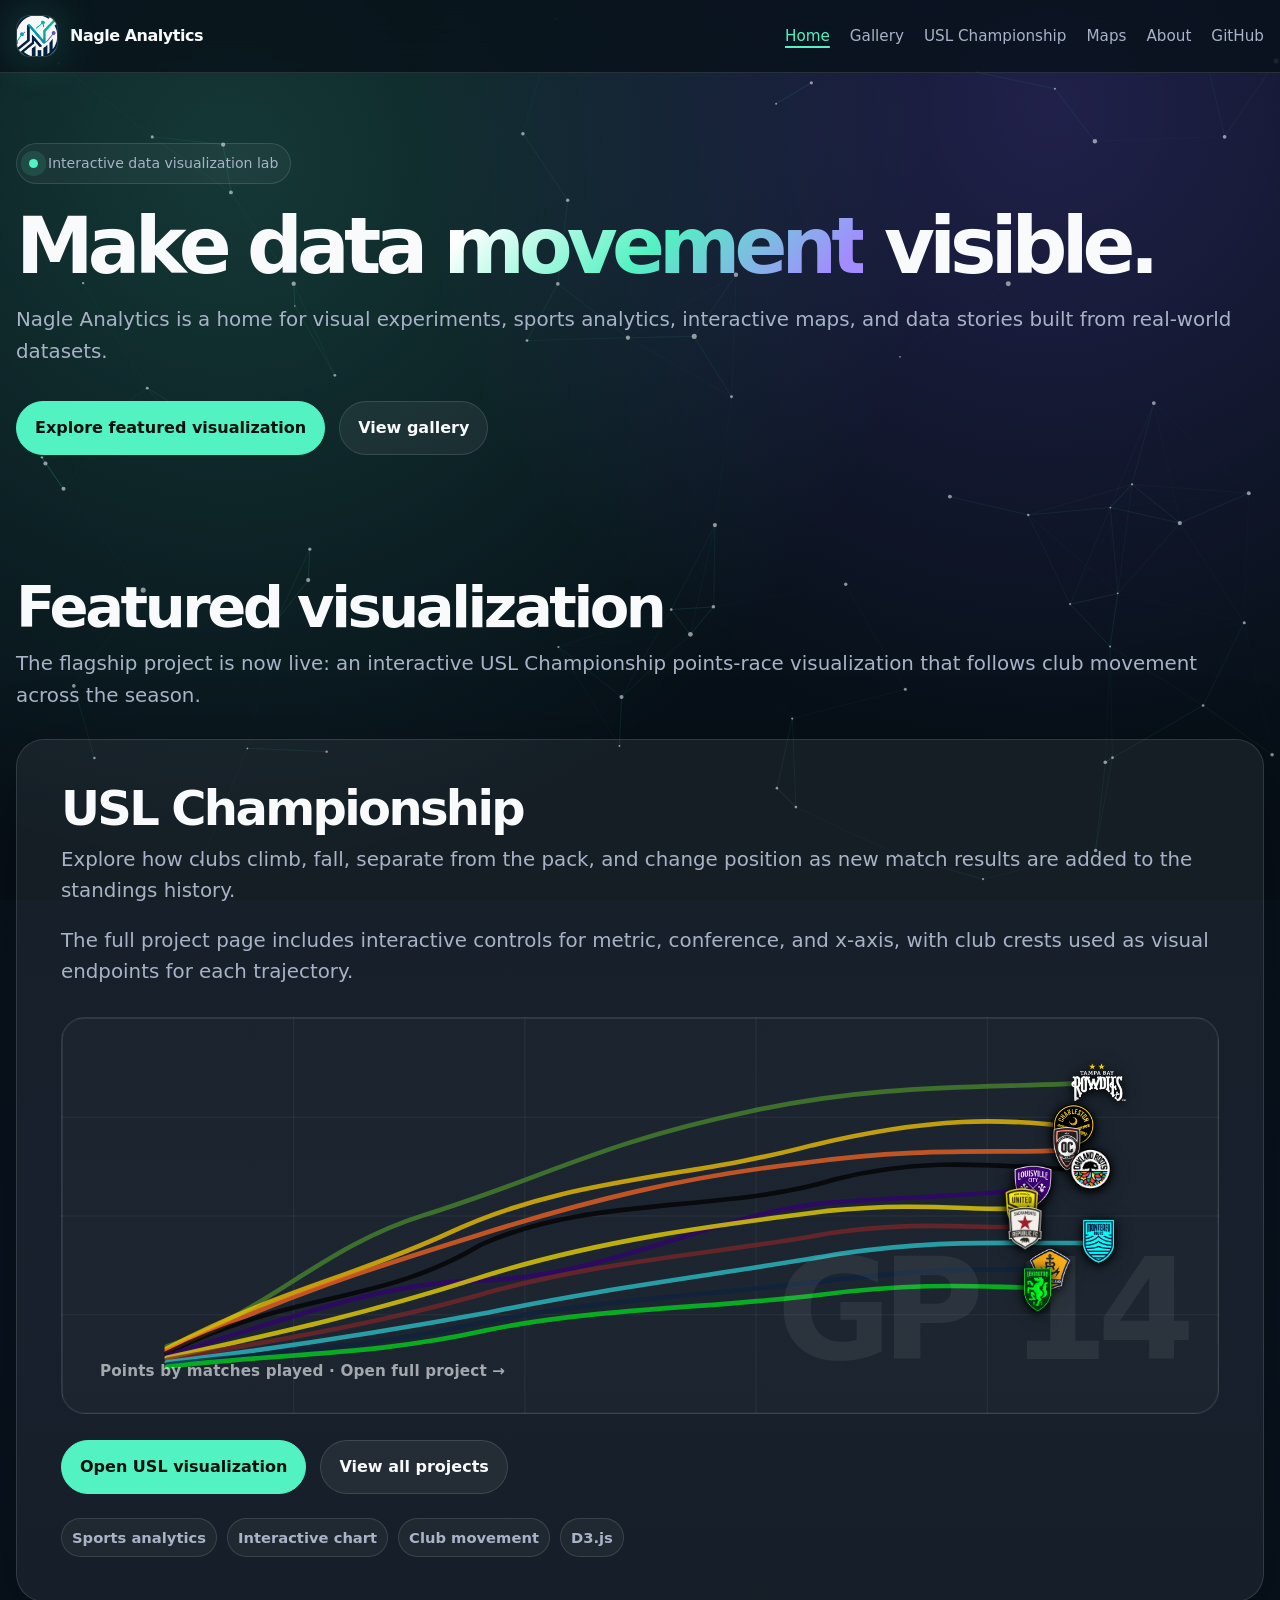
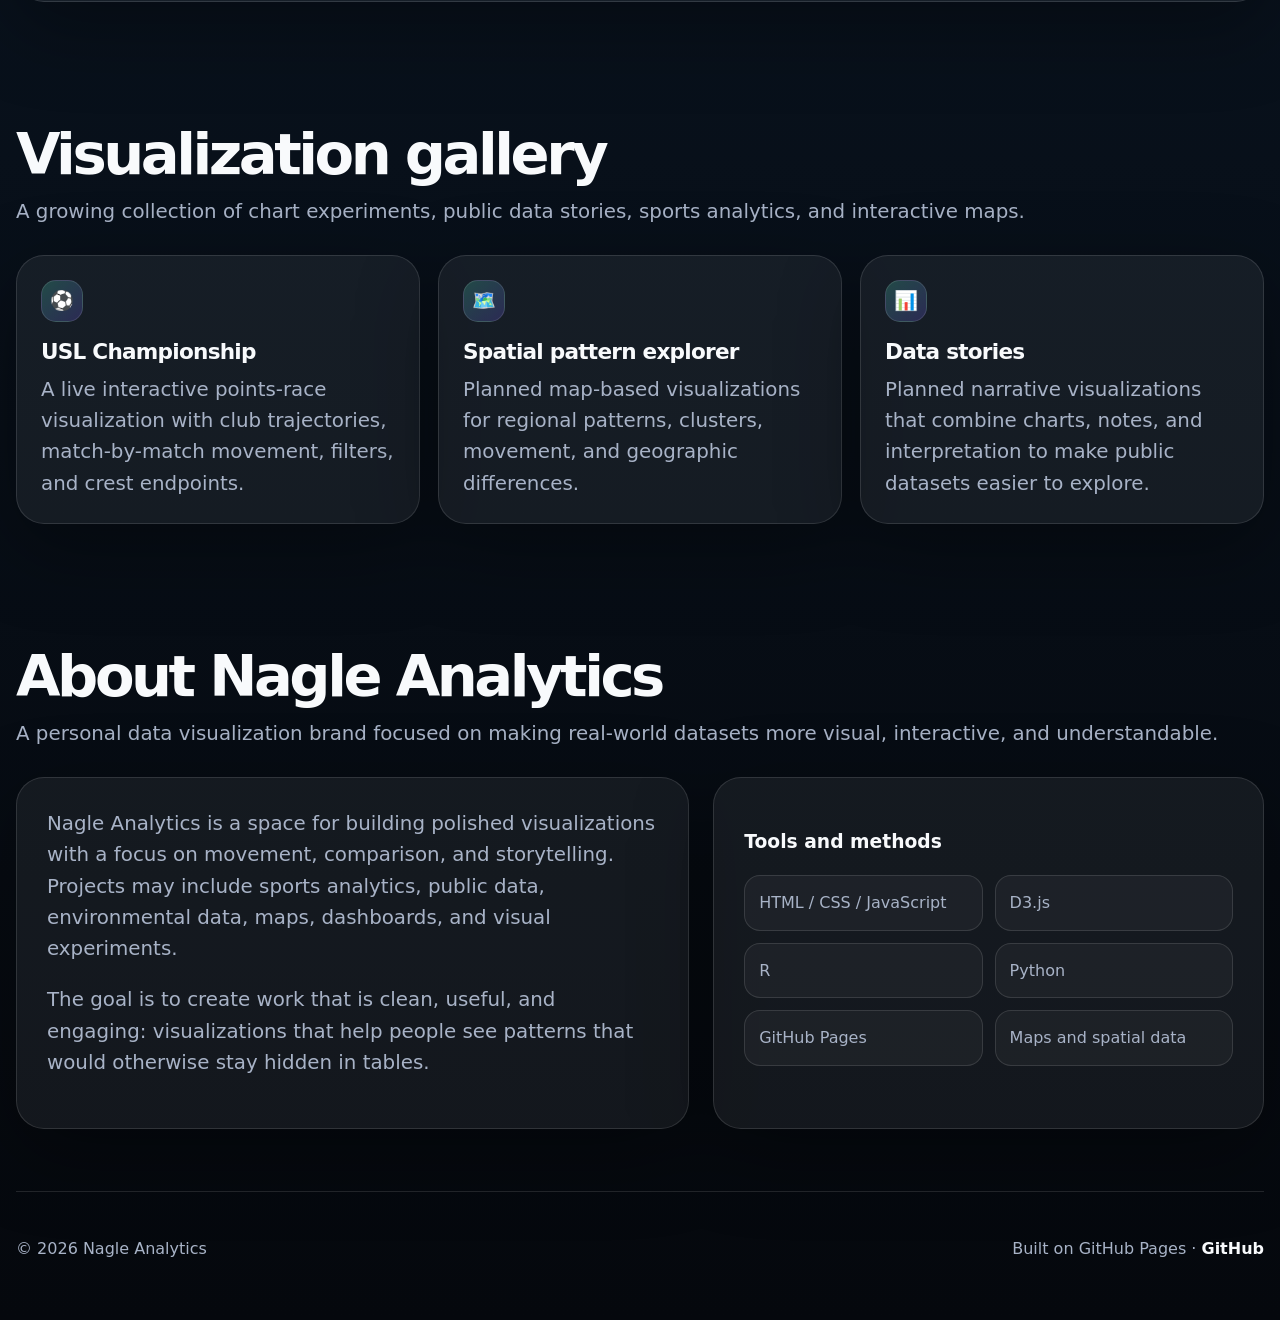
<file: index.html>
<!DOCTYPE html>
<html lang="en">
<head>
  <meta charset="UTF-8" />
  <meta name="viewport" content="width=device-width, initial-scale=1.0" />

  <title>Nagle Analytics | Interactive Data Visualization</title>

  <meta
    name="description"
    content="Nagle Analytics is a data visualization brand focused on interactive charts, maps, sports analytics, and visual data stories."
  />

  <link rel="stylesheet" href="assets/css/site.css" />

  <style>
    :root {
      --bg: #071018;
      --bg-soft: #0d1b2a;
      --bg-card: rgba(255, 255, 255, 0.06);
      --bg-card-strong: rgba(255, 255, 255, 0.1);
      --text: #f8fafc;
      --muted: #a8b3c7;
      --accent: #52f2c2;
      --accent-2: #7c5cff;
      --line: rgba(255, 255, 255, 0.12);
      --shadow: 0 24px 80px rgba(0, 0, 0, 0.35);
      --radius-lg: 28px;
      --radius-md: 18px;
      --max-width: 1360px;
      --copy-size: clamp(1.08rem, 1.55vw, 1.35rem);
      --copy-line: 1.58;
    }

    * {
      box-sizing: border-box;
    }

    html {
      scroll-behavior: smooth;
    }

    body {
      margin: 0;
      font-family: Inter, ui-sans-serif, system-ui, -apple-system, BlinkMacSystemFont, "Segoe UI", sans-serif;
      background:
        radial-gradient(circle at top left, rgba(82, 242, 194, 0.16), transparent 34rem),
        radial-gradient(circle at top right, rgba(124, 92, 255, 0.22), transparent 38rem),
        linear-gradient(180deg, #071018 0%, #09131f 45%, #05080d 100%);
      color: var(--text);
      line-height: 1.6;
    }

    a {
      color: inherit;
      text-decoration: none;
    }

    .dynamic-bg {
      position: fixed;
      inset: 0;
      z-index: -2;
      width: 100%;
      height: 100%;
      background: #071018;
    }

    .page {
      position: relative;
      z-index: 1;
      overflow-x: hidden;
    }

    .nav {
      position: sticky;
      top: 0;
      z-index: 50;
      backdrop-filter: blur(18px);
      background: rgba(7, 16, 24, 0.76);
      border-bottom: 1px solid var(--line);
    }

    .nav-inner {
      width: min(100% - 32px, var(--max-width));
      margin: 0 auto;
      min-height: 72px;
      display: flex;
      align-items: center;
      justify-content: space-between;
      gap: 24px;
    }

    .nav-links {
      display: flex;
      align-items: center;
      gap: 20px;
      color: var(--muted);
      font-size: 0.95rem;
    }

    .nav-links a:hover {
      color: var(--text);
    }

    .hero,
    section,
    footer {
      width: min(100% - 32px, var(--max-width));
      margin-inline: auto;
    }

    .hero {
      padding: clamp(42px, 5.5vw, 72px) 0 clamp(42px, 5vw, 62px);
    }

    .hero-content {
      max-width: 100%;
    }

    .eyebrow {
      display: inline-flex;
      align-items: center;
      gap: 10px;
      padding: 8px 12px;
      border: 1px solid var(--line);
      border-radius: 999px;
      color: var(--muted);
      background: rgba(255, 255, 255, 0.04);
      font-size: 0.88rem;
    }

    .pulse {
      width: 9px;
      height: 9px;
      border-radius: 99px;
      background: var(--accent);
      box-shadow: 0 0 0 8px rgba(82, 242, 194, 0.12);
    }

    h1,
    h2,
    h3 {
      text-wrap: balance;
    }

    h1 {
      max-width: 100%;
      margin: 24px 0 20px;
      font-size: clamp(3.35rem, 6.1vw, 5.65rem);
      line-height: 0.98;
      letter-spacing: -0.075em;
    }

    .gradient-text {
      background: linear-gradient(135deg, #ffffff 10%, #52f2c2 50%, #a38cff 90%);
      -webkit-background-clip: text;
      background-clip: text;
      color: transparent;
    }

    .hero-copy,
    .section-heading p,
    .feature-copy p,
    .card p,
    .about-panel p {
      color: var(--muted);
      font-size: var(--copy-size);
      line-height: var(--copy-line);
    }

    .hero-copy {
      max-width: 100%;
      margin: 0;
    }

    .hero-actions {
      margin-top: 34px;
      display: flex;
      flex-wrap: wrap;
      gap: 14px;
    }

    .button {
      display: inline-flex;
      align-items: center;
      justify-content: center;
      gap: 10px;
      padding: 13px 18px;
      border-radius: 999px;
      border: 1px solid var(--line);
      font-weight: 800;
      transition: transform 180ms ease, border-color 180ms ease, background 180ms ease;
    }

    .button:hover {
      transform: translateY(-2px);
      border-color: rgba(255, 255, 255, 0.32);
    }

    .button.primary {
      color: #06100d;
      background: var(--accent);
      border-color: var(--accent);
    }

    .button.secondary {
      color: var(--text);
      background: rgba(255, 255, 255, 0.06);
    }

    section {
      padding: clamp(42px, 5vw, 62px) 0;
    }

    .section-heading {
      max-width: 100%;
      margin-bottom: 28px;
    }

    .section-heading h2 {
      margin: 0 0 12px;
      font-size: clamp(2.2rem, 5vw, 3.6rem);
      line-height: 1;
      letter-spacing: -0.06em;
    }

    .section-heading p {
      margin: 0;
      max-width: 100%;
    }

    .feature {
      display: block;
    }

    .feature-copy,
    .card,
    .about-panel {
      border: 1px solid var(--line);
      background: var(--bg-card);
      border-radius: var(--radius-lg);
      box-shadow: var(--shadow);
    }

    .feature-copy {
      padding: clamp(28px, 4vw, 44px);
    }

    .feature-copy h3 {
      margin: 0 0 12px;
      font-size: clamp(2rem, 4vw, 3rem);
      line-height: 1;
      letter-spacing: -0.055em;
    }

    .feature-copy p {
      margin: 0 0 18px;
      max-width: 100%;
    }

    .feature-preview {
      display: block;
      margin: 30px 0 26px;
      color: inherit;
    }

    .feature-preview:focus-visible {
      outline: 3px solid rgba(82, 242, 194, 0.8);
      outline-offset: 6px;
      border-radius: 26px;
    }

    .mini-tracker {
      position: relative;
      min-height: clamp(300px, 31vw, 420px);
      border-radius: 24px;
      border: 1px solid rgba(255,255,255,0.10);
      background:
        linear-gradient(rgba(255,255,255,0.055) 1px, transparent 1px),
        linear-gradient(90deg, rgba(255,255,255,0.055) 1px, transparent 1px),
        rgba(255,255,255,0.025);
      background-size: 100% 25%, 20% 100%;
      overflow: hidden;
      box-shadow: inset 0 0 0 1px rgba(255,255,255,0.03);
    }

    .mini-tracker::after {
      content: "GP 14";
      position: absolute;
      right: clamp(18px, 3vw, 34px);
      bottom: clamp(18px, 3vw, 32px);
      color: rgba(255,255,255,0.07);
      font-size: clamp(4.5rem, 11vw, 9.5rem);
      line-height: 1;
      font-weight: 900;
      letter-spacing: -0.08em;
      pointer-events: none;
    }

    .mini-tracker svg {
      position: absolute;
      inset: clamp(14px, 2.2vw, 28px);
      width: calc(100% - clamp(28px, 4.4vw, 56px));
      height: calc(100% - clamp(28px, 4.4vw, 56px));
      overflow: visible;
    }

    .mini-line {
      fill: none;
      stroke-width: 4.1;
      stroke-linecap: round;
      stroke-linejoin: round;
      opacity: 0.72;
    }

    .mini-crest {
      width: 38px;
      height: 38px;
      filter:
        drop-shadow(0 2px 4px rgba(0,0,0,0.85))
        drop-shadow(0 0 6px rgba(0,0,0,0.55));
    }

    .mini-crest.leader {
      width: 48px;
      height: 48px;
    }

    .mini-axis-label {
      position: absolute;
      left: clamp(22px, 3vw, 38px);
      bottom: clamp(18px, 3vw, 30px);
      color: rgba(248,250,252,0.62);
      font-size: 0.95rem;
      font-weight: 850;
      letter-spacing: 0.01em;
    }

    .hero-actions.compact-actions {
      margin-top: 0;
    }

    .tag-list {
      display: flex;
      flex-wrap: wrap;
      gap: 10px;
      margin-top: 24px;
    }

    .tag {
      padding: 7px 10px;
      border-radius: 999px;
      border: 1px solid var(--line);
      color: var(--muted);
      background: rgba(255,255,255,0.04);
      font-size: 0.92rem;
      font-weight: 700;
    }

    .gallery {
      display: grid;
      grid-template-columns: repeat(3, 1fr);
      gap: 18px;
    }

    .card {
      padding: 24px;
      transition: transform 180ms ease, background 180ms ease, border-color 180ms ease;
    }

    .card:hover {
      transform: translateY(-4px);
      background: var(--bg-card-strong);
      border-color: rgba(255,255,255,0.25);
    }

    .card-icon {
      width: 42px;
      height: 42px;
      border-radius: 15px;
      background: linear-gradient(135deg, rgba(82,242,194,0.22), rgba(124,92,255,0.22));
      border: 1px solid var(--line);
      display: grid;
      place-items: center;
      margin-bottom: 18px;
      font-size: 1.2rem;
    }

    .card h3 {
      margin: 0 0 10px;
      font-size: 1.35rem;
      letter-spacing: -0.035em;
      line-height: 1.08;
    }

    .card p {
      margin: 0;
    }

    .about-grid {
      display: grid;
      grid-template-columns: 1.1fr 0.9fr;
      gap: 24px;
    }

    .about-panel {
      padding: 30px;
    }

    .about-panel p {
      margin-top: 0;
    }

    .tool-list {
      display: grid;
      grid-template-columns: repeat(2, 1fr);
      gap: 12px;
    }

    .tool {
      padding: 14px;
      border-radius: 16px;
      border: 1px solid var(--line);
      background: rgba(255,255,255,0.04);
      color: var(--muted);
      font-size: 1rem;
    }

    footer {
      padding: 44px 0 58px;
      color: var(--muted);
      border-top: 1px solid var(--line);
      display: flex;
      justify-content: space-between;
      gap: 20px;
      flex-wrap: wrap;
    }

    footer a {
      color: var(--text);
      font-weight: 700;
    }

    @media (max-width: 900px) {
      .nav-inner {
        min-height: auto;
        padding: 16px 0;
        flex-wrap: wrap;
      }

      .nav-links {
        width: 100%;
        justify-content: flex-start;
        flex-wrap: wrap;
        gap: 14px;
      }

      .gallery,
      .about-grid {
        grid-template-columns: 1fr;
      }

      h1 {
        font-size: clamp(3.35rem, 12vw, 5rem);
      }
    }

    @media (max-width: 640px) {
      :root {
        --copy-size: 1.06rem;
      }

      .hero,
      section,
      footer {
        width: min(100% - 24px, var(--max-width));
      }

      .mini-tracker {
        min-height: 260px;
      }

      .mini-line {
        stroke-width: 3.6;
      }

      .mini-crest,
      .mini-crest.leader {
        width: 34px;
        height: 34px;
      }

      .tool-list {
        grid-template-columns: 1fr;
      }

      .feature-copy,
      .about-panel,
      .card {
        border-radius: 22px;
      }
    }

    @media (prefers-reduced-motion: reduce) {
      *,
      *::before,
      *::after {
        animation-duration: 0.01ms !important;
        animation-iteration-count: 1 !important;
        scroll-behavior: auto !important;
        transition-duration: 0.01ms !important;
      }
    }
  </style>
</head>

<body>
  <a class="skip-link" href="#main-content">Skip to main content</a>
  <canvas class="dynamic-bg" id="dynamic-bg" aria-hidden="true"></canvas>
  <div class="page">
    <header class="nav">
      <div class="nav-inner">
        <a class="brand" href="index.html" aria-label="Nagle Analytics home">
          <span class="brand-mark" aria-hidden="true">
            <img
              src="assets/brand/nagle-analytics-mark-transparent.png"
              alt=""
              loading="eager"
            />
          </span>
          <span>Nagle Analytics</span>
        </a>

        <nav class="nav-links" aria-label="Main navigation">
          <a href="index.html" aria-current="page">Home</a>
          <a href="viz-gallery.html">Gallery</a>
          <a href="usl-cup-tracker.html">USL Championship</a>
          <a href="maps.html">Maps</a>
          <a href="about.html">About</a>
          <a href="https://github.com/nagle-analytics" target="_blank" rel="noopener">GitHub</a>
        </nav>
      </div>
    </header>

    <main id="main-content">
      <section class="hero">
        <div class="hero-content">
          <span class="eyebrow">
            <span class="pulse" aria-hidden="true"></span>
            Interactive data visualization lab
          </span>

          <h1>
            Make data <span class="gradient-text">movement</span> visible.
          </h1>

          <p class="hero-copy">
            Nagle Analytics is a home for visual experiments, sports analytics,
            interactive maps, and data stories built from real-world datasets.
          </p>

          <div class="hero-actions">
            <a class="button primary" href="#featured">Explore featured visualization</a>
            <a class="button secondary" href="#gallery">View gallery</a>
          </div>
        </div>
      </section>

      <section id="featured">
        <div class="section-heading">
          <h2>Featured visualization</h2>
          <p>
            The flagship project is now live: an interactive USL Championship points-race visualization
            that follows club movement across the season.
          </p>
        </div>

        <div class="feature">
          <div class="feature-copy is-featured">
            <div class="feature-text">
              <h3>USL Championship</h3>
              <p>
                Explore how clubs climb, fall, separate from the pack, and change position as
                new match results are added to the standings history.
              </p>
              <p>
                The full project page includes interactive controls for metric, conference, and x-axis,
                with club crests used as visual endpoints for each trajectory.
              </p>
            </div>

            <a class="feature-preview" href="usl-cup-tracker.html" aria-label="Open the USL Championship visualization">
              <div class="mini-tracker" aria-hidden="true">
                <svg viewBox="0 0 940 300" preserveAspectRatio="xMidYMid meet">
                  <path class="mini-line" d="M51,266 C137,238 188,178 278,150 C387,116 434,86 567,58 C687,32 777,38 882,32" stroke="#4C8D2B" />
                  <path class="mini-line" d="M51,268 C155,214 213,206 300,166 C405,116 510,118 622,88 C730,62 792,64 857,72" stroke="#FFCD00" />
                  <path class="mini-line" d="M51,270 C159,220 228,198 325,168 C426,136 510,116 611,104 C727,88 792,96 853,92" stroke="#FF6720" />
                  <path class="mini-line" d="M51,272 C163,216 239,230 329,176 C426,132 546,148 643,118 C730,96 795,108 871,110" stroke="#010101" />
                  <path class="mini-line" d="M51,274 C152,244 239,210 322,208 C445,206 542,144 647,138 C737,132 781,132 821,126" stroke="#330072" />
                  <path class="mini-line" d="M51,276 C159,252 231,236 325,206 C430,172 542,158 636,146 C719,138 763,146 810,144" stroke="#FCE300" />
                  <path class="mini-line" d="M51,278 C148,260 228,248 322,222 C430,190 542,184 636,166 C719,154 763,162 813,160" stroke="#7C2629" />
                  <path class="mini-line" d="M51,280 C163,266 249,252 336,236 C441,214 542,202 647,184 C741,170 792,176 882,174" stroke="#2CCCD3" />
                  <path class="mini-line" d="M51,282 C155,270 235,266 325,246 C430,224 546,220 651,206 C741,196 788,198 835,198" stroke="#0C2340" />
                  <path class="mini-line" d="M51,284 C152,272 235,274 333,252 C426,232 539,232 632,220 C727,208 777,214 824,214" stroke="#00E11E" />

                  <image class="mini-crest leader" href="assets/usl/crests/tbr.png" x="852" y="8" width="50" height="50" preserveAspectRatio="xMidYMid meet" />
                  <image class="mini-crest" href="assets/usl/crests/chs.png" x="835" y="51" width="42" height="42" preserveAspectRatio="xMidYMid meet" />
                  <image class="mini-crest" href="assets/usl/crests/oc.png" x="829" y="72" width="42" height="42" preserveAspectRatio="xMidYMid meet" />
                  <image class="mini-crest" href="assets/usl/crests/oak.png" x="850" y="90" width="42" height="42" preserveAspectRatio="xMidYMid meet" />
                  <image class="mini-crest" href="assets/usl/crests/lou.png" x="799" y="106" width="42" height="42" preserveAspectRatio="xMidYMid meet" />
                  <image class="mini-crest" href="assets/usl/crests/nm.png" x="789" y="125" width="42" height="42" preserveAspectRatio="xMidYMid meet" />
                  <image class="mini-crest" href="assets/usl/crests/sac.png" x="792" y="142" width="42" height="42" preserveAspectRatio="xMidYMid meet" />
                  <image class="mini-crest" href="assets/usl/crests/mb.png" x="857" y="154" width="42" height="42" preserveAspectRatio="xMidYMid meet" />
                  <image class="mini-crest" href="assets/usl/crests/ri.png" x="814" y="179" width="42" height="42" preserveAspectRatio="xMidYMid meet" />
                  <image class="mini-crest" href="assets/usl/crests/lex.png" x="803" y="197" width="42" height="42" preserveAspectRatio="xMidYMid meet" />
                </svg>

                <span class="mini-axis-label">Points by matches played · Open full project →</span>
              </div>
            </a>

            <div class="hero-actions compact-actions">
              <a class="button primary" href="usl-cup-tracker.html">Open USL visualization</a>
              <a class="button secondary" href="viz-gallery.html">View all projects</a>
            </div>

            <div class="tag-list">
              <span class="tag">Sports analytics</span>
              <span class="tag">Interactive chart</span>
              <span class="tag">Club movement</span>
              <span class="tag">D3.js</span>
            </div>
          </div>
        </div>
      </section>

      <section id="gallery">
        <div class="section-heading">
          <h2>Visualization gallery</h2>
          <p>
            A growing collection of chart experiments, public data stories,
            sports analytics, and interactive maps.
          </p>
        </div>

        <div class="gallery">
          <a class="card" href="usl-cup-tracker.html">
            <div class="card-icon">⚽</div>
            <h3>USL Championship</h3>
            <p>
              A live interactive points-race visualization with club trajectories,
              match-by-match movement, filters, and crest endpoints.
            </p>
          </a>

          <article class="card">
            <div class="card-icon">🗺️</div>
            <h3>Spatial pattern explorer</h3>
            <p>
              Planned map-based visualizations for regional patterns, clusters,
              movement, and geographic differences.
            </p>
          </article>

          <article class="card">
            <div class="card-icon">📊</div>
            <h3>Data stories</h3>
            <p>
              Planned narrative visualizations that combine charts, notes, and
              interpretation to make public datasets easier to explore.
            </p>
          </article>
        </div>
      </section>

      <section id="about">
        <div class="section-heading">
          <h2>About Nagle Analytics</h2>
          <p>
            A personal data visualization brand focused on making real-world
            datasets more visual, interactive, and understandable.
          </p>
        </div>

        <div class="about-grid">
          <div class="about-panel">
            <p>
              Nagle Analytics is a space for building polished visualizations with
              a focus on movement, comparison, and storytelling. Projects may
              include sports analytics, public data, environmental data, maps,
              dashboards, and visual experiments.
            </p>
            <p>
              The goal is to create work that is clean, useful, and engaging:
              visualizations that help people see patterns that would otherwise
              stay hidden in tables.
            </p>
          </div>

          <div class="about-panel">
            <h3>Tools and methods</h3>
            <div class="tool-list">
              <span class="tool">HTML / CSS / JavaScript</span>
              <span class="tool">D3.js</span>
              <span class="tool">R</span>
              <span class="tool">Python</span>
              <span class="tool">GitHub Pages</span>
              <span class="tool">Maps and spatial data</span>
            </div>
          </div>
        </div>
      </section>
    </main>

    <footer>
      <span>© <span id="year"></span> Nagle Analytics</span>
      <span>
        Built on GitHub Pages ·
        <a href="https://github.com/nagle-analytics" target="_blank" rel="noopener">GitHub</a>
      </span>
    </footer>
  </div>

  <script>
  document.getElementById("year").textContent = new Date().getFullYear();

  const canvas = document.getElementById("dynamic-bg");
  const ctx = canvas.getContext("2d");
  const reduceMotion = window.matchMedia("(prefers-reduced-motion: reduce)").matches;

  let width;
  let height;
  let particles = [];

  const maxDistance = 150;

  function resizeCanvas() {
    width = canvas.width = window.innerWidth;
    height = canvas.height = window.innerHeight;
  }

  function createParticles() {
    const particleCount = window.innerWidth < 700 ? 34 : 72;
    particles = [];

    for (let i = 0; i < particleCount; i++) {
      particles.push({
        x: Math.random() * width,
        y: Math.random() * height,
        vx: (Math.random() - 0.5) * 0.35,
        vy: (Math.random() - 0.5) * 0.35,
        radius: Math.random() * 1.8 + 0.8
      });
    }
  }

  function drawBackgroundGlow() {
    const gradientOne = ctx.createRadialGradient(
      width * 0.18,
      height * 0.18,
      0,
      width * 0.18,
      height * 0.18,
      width * 0.55
    );

    gradientOne.addColorStop(0, "rgba(82, 242, 194, 0.18)");
    gradientOne.addColorStop(1, "rgba(82, 242, 194, 0)");

    const gradientTwo = ctx.createRadialGradient(
      width * 0.82,
      height * 0.12,
      0,
      width * 0.82,
      height * 0.12,
      width * 0.5
    );

    gradientTwo.addColorStop(0, "rgba(124, 92, 255, 0.22)");
    gradientTwo.addColorStop(1, "rgba(124, 92, 255, 0)");

    ctx.fillStyle = "#071018";
    ctx.fillRect(0, 0, width, height);

    ctx.fillStyle = gradientOne;
    ctx.fillRect(0, 0, width, height);

    ctx.fillStyle = gradientTwo;
    ctx.fillRect(0, 0, width, height);
  }

  function drawParticles() {
    for (let i = 0; i < particles.length; i++) {
      const p = particles[i];

      if (!reduceMotion) {
        p.x += p.vx;
        p.y += p.vy;
      }

      if (p.x < 0 || p.x > width) p.vx *= -1;
      if (p.y < 0 || p.y > height) p.vy *= -1;

      ctx.beginPath();
      ctx.arc(p.x, p.y, p.radius, 0, Math.PI * 2);
      ctx.fillStyle = "rgba(248, 250, 252, 0.55)";
      ctx.fill();
    }
  }

  function drawConnections() {
    for (let i = 0; i < particles.length; i++) {
      for (let j = i + 1; j < particles.length; j++) {
        const dx = particles[i].x - particles[j].x;
        const dy = particles[i].y - particles[j].y;
        const distance = Math.sqrt(dx * dx + dy * dy);

        if (distance < maxDistance) {
          const opacity = 1 - distance / maxDistance;

          ctx.beginPath();
          ctx.moveTo(particles[i].x, particles[i].y);
          ctx.lineTo(particles[j].x, particles[j].y);
          ctx.strokeStyle = `rgba(82, 242, 194, ${opacity * 0.14})`;
          ctx.lineWidth = 1;
          ctx.stroke();
        }
      }
    }
  }

  function animate() {
    drawBackgroundGlow();
    drawConnections();
    drawParticles();

    if (!reduceMotion) {
      requestAnimationFrame(animate);
    }
  }

  window.addEventListener("resize", () => {
    resizeCanvas();
    createParticles();
    drawBackgroundGlow();
  });

  resizeCanvas();
  createParticles();
  animate();
</script>
</body>
</html>
</file>
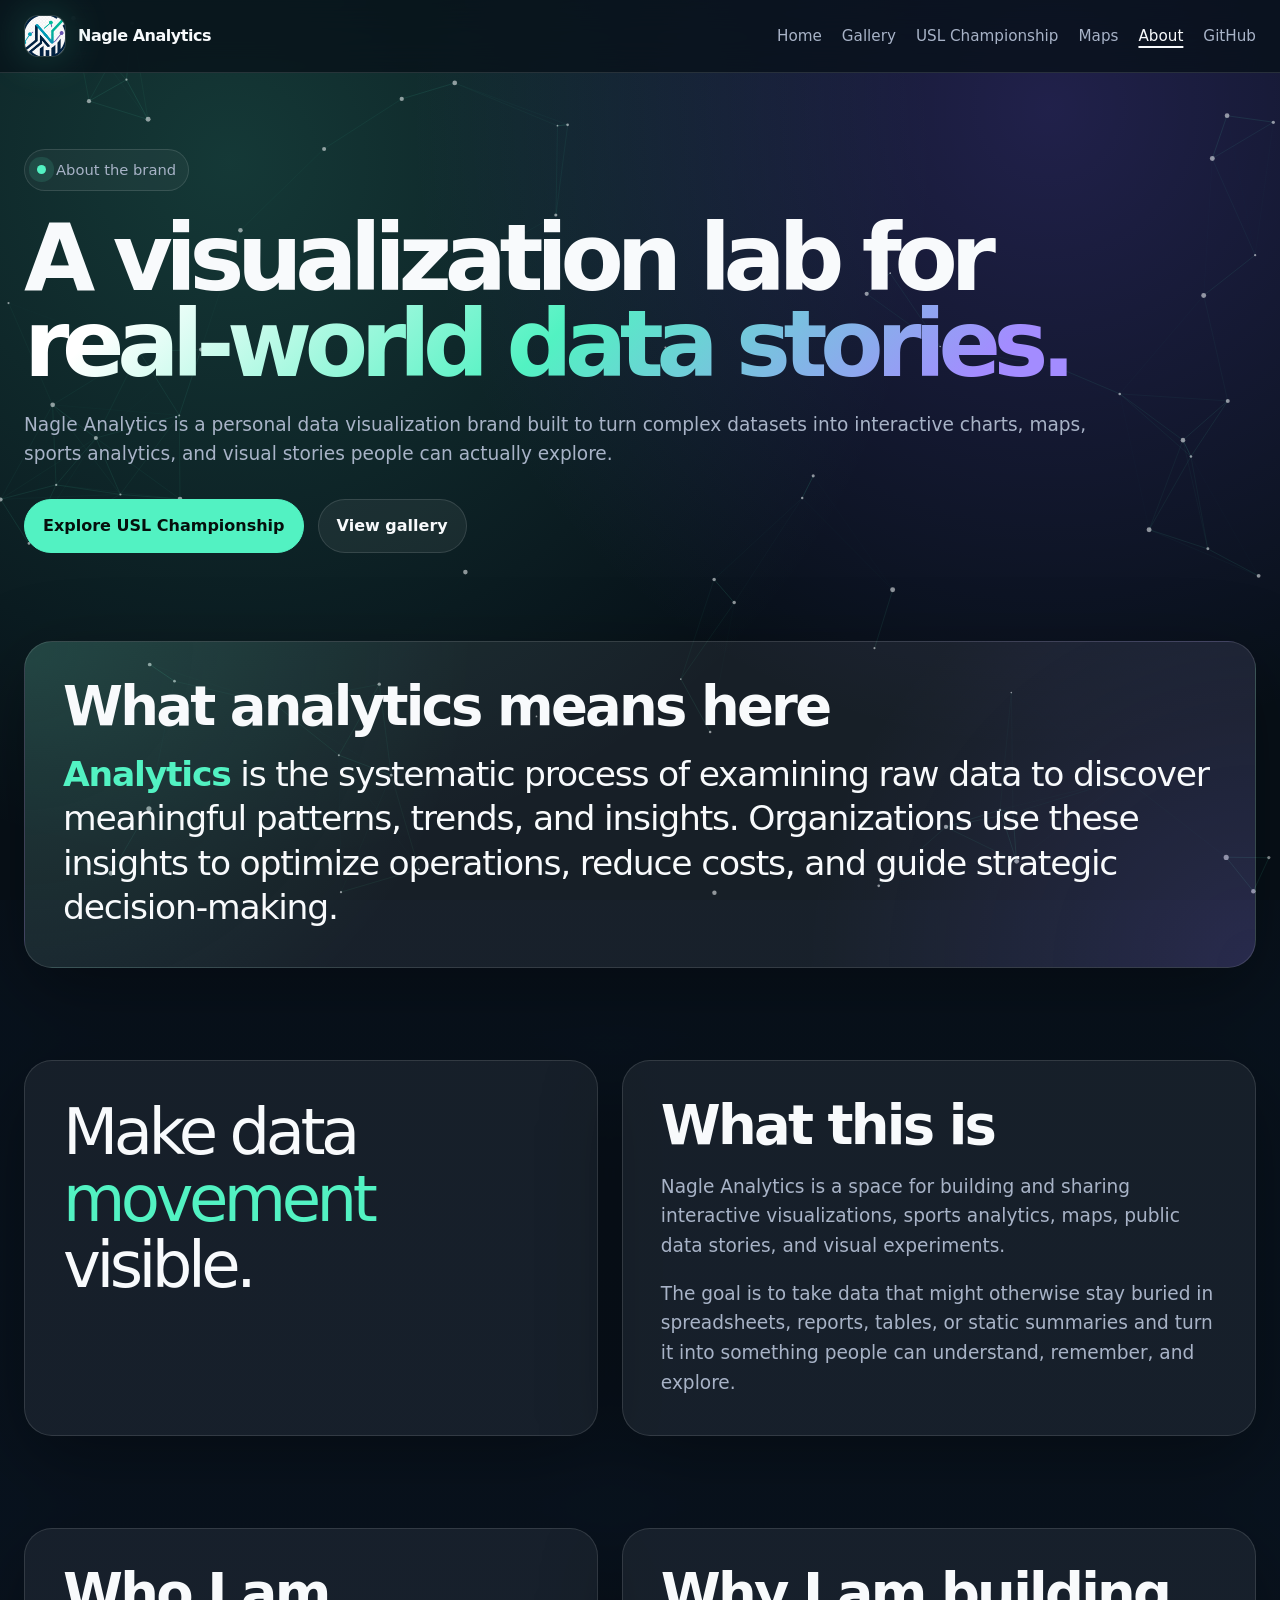
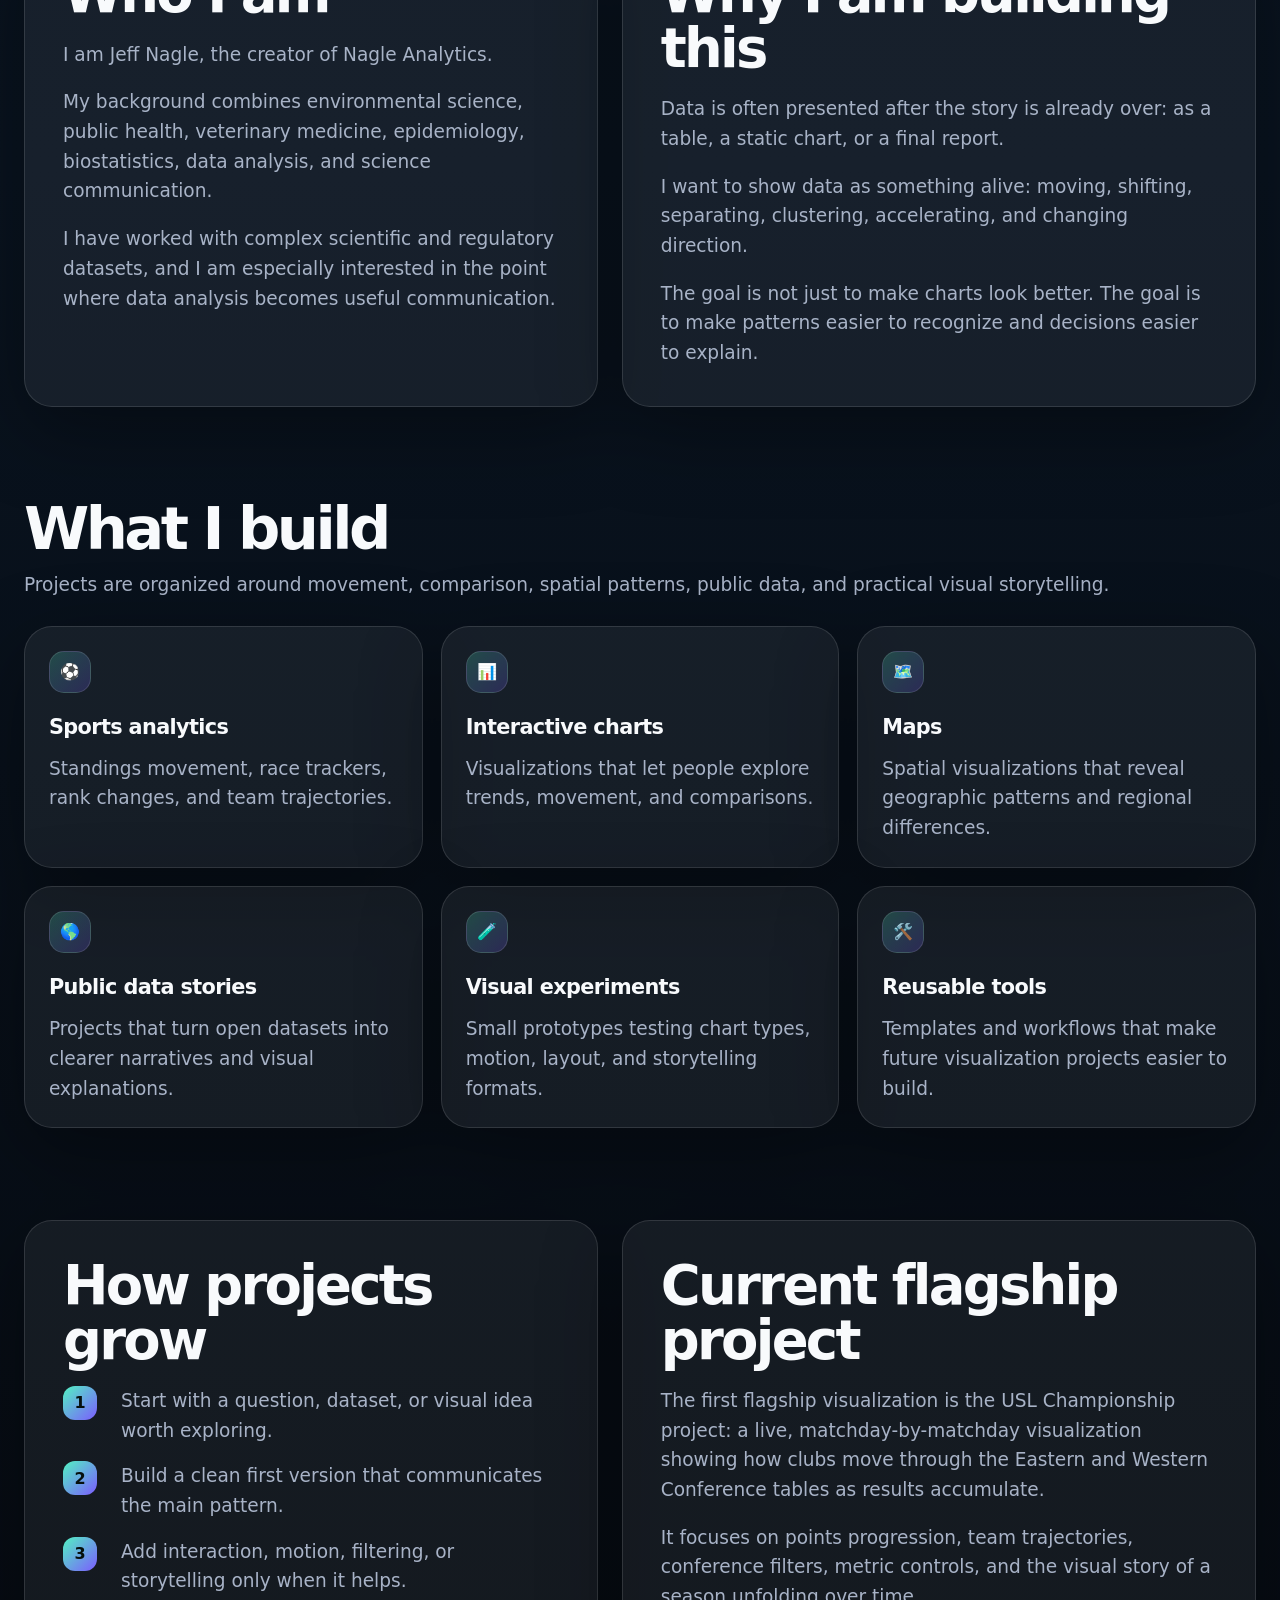
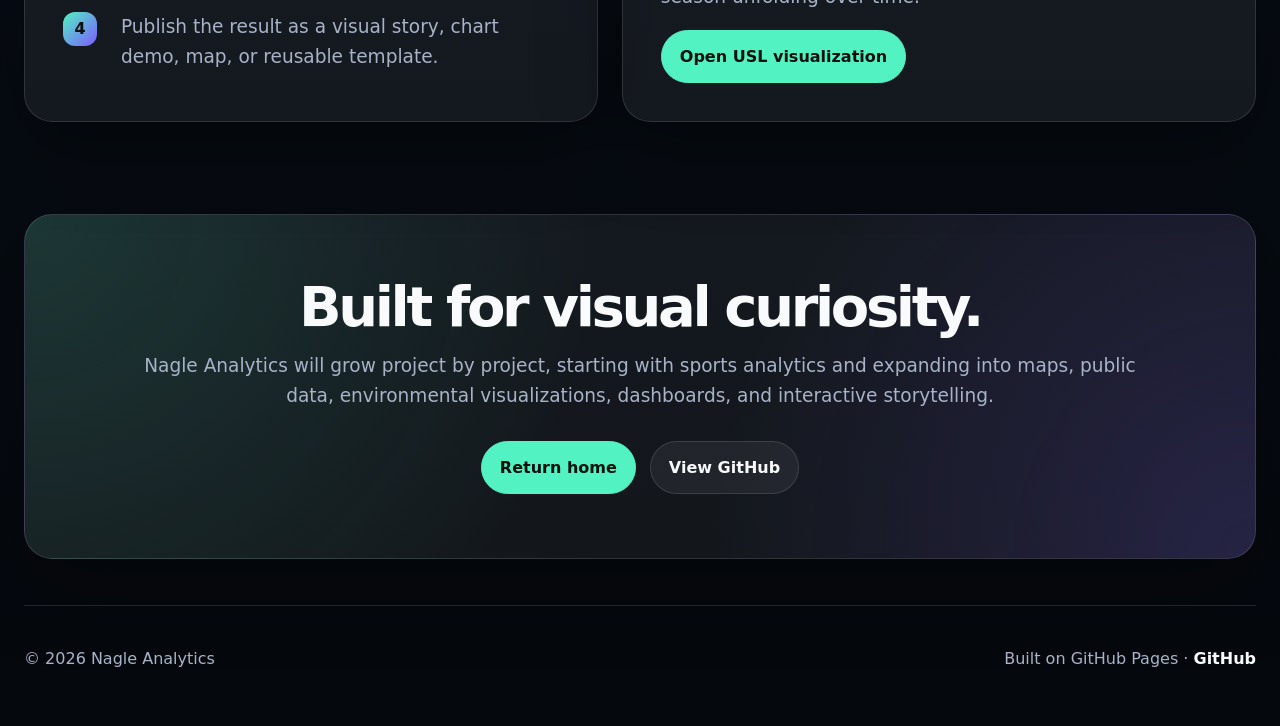
<file: about.html>
<!DOCTYPE html>
<html lang="en">
<head>
  <meta charset="UTF-8" />
  <meta name="viewport" content="width=device-width, initial-scale=1.0" />

  <title>About | Nagle Analytics</title>

  <meta
    name="description"
    content="About Nagle Analytics, a data visualization brand focused on interactive charts, maps, sports analytics, public data stories, and visual experiments."
  />

  <link rel="stylesheet" href="assets/css/site.css" />

  <style>
    :root {
      --bg: #071018;
      --bg-card: rgba(255, 255, 255, 0.06);
      --bg-card-strong: rgba(255, 255, 255, 0.1);
      --text: #f8fafc;
      --muted: #a8b3c7;
      --accent: #52f2c2;
      --accent-2: #7c5cff;
      --line: rgba(255, 255, 255, 0.12);
      --shadow: 0 24px 80px rgba(0, 0, 0, 0.35);
      --radius-lg: 28px;
      --radius-md: 18px;
      --max-width: 1280px;
      --copy-size: clamp(1.08rem, 1.45vw, 1.35rem);
      --small-copy-size: 1rem;
      --section-space: 46px;
    }

    * {
      box-sizing: border-box;
    }

    html {
      scroll-behavior: smooth;
    }

    body {
      margin: 0;
      font-family: Inter, ui-sans-serif, system-ui, -apple-system, BlinkMacSystemFont, "Segoe UI", sans-serif;
      background:
        radial-gradient(circle at top left, rgba(82, 242, 194, 0.16), transparent 34rem),
        radial-gradient(circle at top right, rgba(124, 92, 255, 0.22), transparent 38rem),
        linear-gradient(180deg, #071018 0%, #09131f 45%, #05080d 100%);
      color: var(--text);
      line-height: 1.6;
    }

    a {
      color: inherit;
      text-decoration: none;
    }

    .skip-link {
      position: absolute;
      left: 16px;
      top: -80px;
      z-index: 100;
      padding: 10px 14px;
      border-radius: 999px;
      background: var(--accent);
      color: #06100d;
      font-weight: 800;
      transition: top 160ms ease;
    }

    .skip-link:focus {
      top: 16px;
    }

    .dynamic-bg {
      position: fixed;
      inset: 0;
      z-index: -2;
      width: 100%;
      height: 100%;
      background: #071018;
    }

    .page {
      position: relative;
      z-index: 1;
      overflow: hidden;
    }

    .nav {
      position: sticky;
      top: 0;
      z-index: 50;
      backdrop-filter: blur(18px);
      background: rgba(7, 16, 24, 0.76);
      border-bottom: 1px solid var(--line);
    }

    .nav-inner {
      width: min(100% - 48px, var(--max-width));
      margin: 0 auto;
      min-height: 72px;
      display: flex;
      align-items: center;
      justify-content: space-between;
      gap: 24px;
    }

    .nav-links {
      display: flex;
      align-items: center;
      gap: 20px;
      color: var(--muted);
      font-size: 0.95rem;
    }

    .nav-links a {
      transition: color 160ms ease;
    }

    .nav-links a:hover,
    .nav-links a[aria-current="page"] {
      color: var(--text);
    }

    .hero,
    section,
    footer {
      width: min(100% - 48px, var(--max-width));
      margin: 0 auto;
    }

    .hero {
      padding: 76px 0 42px;
    }

    .eyebrow {
      display: inline-flex;
      align-items: center;
      gap: 10px;
      padding: 8px 12px;
      border: 1px solid var(--line);
      border-radius: 999px;
      color: var(--muted);
      background: rgba(255, 255, 255, 0.04);
      font-size: 0.92rem;
    }

    .pulse {
      width: 9px;
      height: 9px;
      border-radius: 99px;
      background: var(--accent);
      box-shadow: 0 0 0 8px rgba(82, 242, 194, 0.12);
    }

    h1 {
      max-width: 1180px;
      margin: 24px 0 22px;
      font-size: clamp(3.2rem, 7.2vw, 6.2rem);
      line-height: 0.94;
      letter-spacing: -0.08em;
    }

    .gradient-text {
      background: linear-gradient(135deg, #ffffff 10%, #52f2c2 50%, #a38cff 90%);
      -webkit-background-clip: text;
      background-clip: text;
      color: transparent;
    }

    .hero-copy,
    .section-intro,
    .panel p,
    .card p,
    .number-list li,
    .cta p {
      color: var(--muted);
      font-size: var(--copy-size);
    }

    .hero-copy {
      max-width: 1120px;
      margin: 0;
    }

    .hero-actions {
      margin-top: 30px;
      display: flex;
      flex-wrap: wrap;
      gap: 14px;
    }

    .button {
      display: inline-flex;
      align-items: center;
      justify-content: center;
      gap: 8px;
      padding: 13px 18px;
      border-radius: 999px;
      border: 1px solid var(--line);
      font-weight: 800;
      transition: transform 180ms ease, border-color 180ms ease, background 180ms ease;
    }

    .button:hover {
      transform: translateY(-2px);
      border-color: rgba(255, 255, 255, 0.32);
    }

    .button.primary {
      color: #06100d;
      background: var(--accent);
      border-color: var(--accent);
    }

    .button.secondary {
      color: var(--text);
      background: rgba(255, 255, 255, 0.06);
    }

    section {
      padding: var(--section-space) 0;
    }

    .section-heading {
      max-width: 1120px;
      margin-bottom: 26px;
    }

    .section-heading h2 {
      margin: 0 0 12px;
      font-size: clamp(2.2rem, 5vw, 3.7rem);
      line-height: 1;
      letter-spacing: -0.06em;
    }

    .section-intro {
      max-width: 1120px;
      margin: 0;
    }

    .grid-two {
      display: grid;
      grid-template-columns: 0.95fr 1.05fr;
      gap: 24px;
      align-items: stretch;
    }

    .panel,
    .card,
    .cta {
      border: 1px solid var(--line);
      background: var(--bg-card);
      border-radius: var(--radius-lg);
      box-shadow: var(--shadow);
    }

    .panel {
      padding: clamp(26px, 3vw, 38px);
    }

    .panel h2,
    .panel h3 {
      margin-top: 0;
      letter-spacing: -0.05em;
      line-height: 1;
    }

    .panel h2 {
      font-size: clamp(2rem, 5vw, 3.4rem);
      margin-bottom: 18px;
    }

    .panel h3 {
      font-size: clamp(1.45rem, 3vw, 1.95rem);
      margin-bottom: 14px;
    }

    .panel p {
      margin: 0 0 18px;
      max-width: 1040px;
    }

    .panel p:last-child {
      margin-bottom: 0;
    }

    .big-quote {
      font-size: clamp(2.2rem, 5vw, 4rem) !important;
      line-height: 1.04;
      letter-spacing: -0.07em;
      margin: 0;
      color: var(--text) !important;
    }

    .highlight {
      color: var(--accent);
    }

    .definition-panel {
      background:
        radial-gradient(circle at top left, rgba(82, 242, 194, 0.14), transparent 28rem),
        radial-gradient(circle at bottom right, rgba(124, 92, 255, 0.16), transparent 28rem),
        rgba(255, 255, 255, 0.065);
    }

    .definition-text {
      font-size: clamp(1.45rem, 2.7vw, 2.3rem) !important;
      line-height: 1.28;
      letter-spacing: -0.035em;
      color: var(--text) !important;
      max-width: 1160px !important;
    }

    .definition-text strong {
      color: var(--accent);
    }

    .card-grid {
      display: grid;
      grid-template-columns: repeat(3, 1fr);
      gap: 18px;
    }

    .card {
      padding: 24px;
      transition: transform 180ms ease, background 180ms ease, border-color 180ms ease;
    }

    .card:hover {
      transform: translateY(-4px);
      background: var(--bg-card-strong);
      border-color: rgba(255, 255, 255, 0.25);
    }

    .card-icon {
      width: 42px;
      height: 42px;
      border-radius: 15px;
      background: linear-gradient(135deg, rgba(82,242,194,0.22), rgba(124,92,255,0.22));
      border: 1px solid var(--line);
      display: grid;
      place-items: center;
      margin-bottom: 18px;
    }

    .card h3 {
      margin: 0 0 10px;
      font-size: 1.3rem;
      letter-spacing: -0.03em;
    }

    .card p {
      margin: 0;
    }

    .number-list {
      counter-reset: item;
      display: grid;
      gap: 16px;
      margin: 0;
      padding: 0;
      list-style: none;
    }

    .number-list li {
      counter-increment: item;
      display: grid;
      grid-template-columns: 44px 1fr;
      gap: 14px;
      align-items: start;
    }

    .number-list li::before {
      content: counter(item);
      width: 34px;
      height: 34px;
      display: grid;
      place-items: center;
      border-radius: 12px;
      background: linear-gradient(135deg, var(--accent), var(--accent-2));
      color: #06100d;
      font-weight: 900;
      font-size: 1rem;
    }

    .cta {
      text-align: center;
      padding: clamp(42px, 6vw, 64px) 30px;
      background:
        radial-gradient(circle at top left, rgba(82, 242, 194, 0.14), transparent 36rem),
        radial-gradient(circle at bottom right, rgba(124, 92, 255, 0.18), transparent 34rem),
        rgba(255, 255, 255, 0.06);
    }

    .cta h2 {
      margin: 0 auto 16px;
      max-width: 920px;
      font-size: clamp(2rem, 5vw, 3.5rem);
      line-height: 1;
      letter-spacing: -0.06em;
    }

    .cta p {
      max-width: 1040px;
      margin: 0 auto 28px;
    }

    footer {
      padding: 40px 0 54px;
      color: var(--muted);
      border-top: 1px solid var(--line);
      display: flex;
      justify-content: space-between;
      gap: 20px;
      flex-wrap: wrap;
    }

    footer a {
      color: var(--text);
      font-weight: 700;
    }

    @media (max-width: 980px) {
      .nav-inner,
      .hero,
      section,
      footer {
        width: min(100% - 32px, var(--max-width));
      }

      .nav-inner {
        min-height: auto;
        padding: 16px 0;
        flex-wrap: wrap;
      }

      .nav-links {
        width: 100%;
        justify-content: flex-start;
        flex-wrap: wrap;
        gap: 14px;
      }

      .grid-two,
      .card-grid {
        grid-template-columns: 1fr;
      }

      .hero {
        padding-top: 60px;
      }
    }

    @media (max-width: 560px) {
      :root {
        --section-space: 36px;
      }

      h1 {
        font-size: clamp(3rem, 15vw, 4.8rem);
      }

      .hero-actions {
        flex-direction: column;
      }

      .button {
        width: 100%;
      }

      .panel,
      .card,
      .cta {
        border-radius: 22px;
      }
    }

    @media (prefers-reduced-motion: reduce) {
      *,
      *::before,
      *::after {
        animation-duration: 0.01ms !important;
        animation-iteration-count: 1 !important;
        scroll-behavior: auto !important;
        transition-duration: 0.01ms !important;
      }
    }
  </style>
</head>

<body>
  <a class="skip-link" href="#main-content">Skip to main content</a>
  <canvas class="dynamic-bg" id="dynamic-bg" aria-hidden="true"></canvas>

  <div class="page">
    <header class="nav">
      <div class="nav-inner">
        <a class="brand" href="index.html" aria-label="Nagle Analytics home">
          <span class="brand-mark" aria-hidden="true">
            <img
              src="assets/brand/nagle-analytics-mark-transparent.png"
              alt=""
              loading="eager"
            />
          </span>
          <span>Nagle Analytics</span>
        </a>

        <nav class="nav-links" aria-label="Main navigation">
          <a href="index.html">Home</a>
          <a href="viz-gallery.html">Gallery</a>
          <a href="usl-cup-tracker.html">USL Championship</a>
          <a href="maps.html">Maps</a>
          <a href="about.html" aria-current="page">About</a>
          <a href="https://github.com/nagle-analytics" target="_blank" rel="noopener">GitHub</a>
        </nav>
      </div>
    </header>

    <main id="main-content">
      <section class="hero">
        <span class="eyebrow">
          <span class="pulse" aria-hidden="true"></span>
          About the brand
        </span>

        <h1>
          A visualization lab for <span class="gradient-text">real-world data stories.</span>
        </h1>

        <p class="hero-copy">
          Nagle Analytics is a personal data visualization brand built to turn complex datasets
          into interactive charts, maps, sports analytics, and visual stories people can actually explore.
        </p>

        <div class="hero-actions">
          <a class="button primary" href="usl-cup-tracker.html">Explore USL Championship</a>
          <a class="button secondary" href="viz-gallery.html">View gallery</a>
        </div>
      </section>

      <section aria-labelledby="definition-heading">
        <div class="panel definition-panel">
          <h2 id="definition-heading">What analytics means here</h2>
          <p class="definition-text">
            <strong>Analytics</strong> is the systematic process of examining raw data to discover meaningful patterns,
            trends, and insights. Organizations use these insights to optimize operations, reduce costs,
            and guide strategic decision-making.
          </p>
        </div>
      </section>

      <section aria-labelledby="what-this-is-heading">
        <div class="grid-two">
          <div class="panel">
            <p class="big-quote">
              Make data <span class="highlight">movement</span> visible.
            </p>
          </div>

          <div class="panel">
            <h2 id="what-this-is-heading">What this is</h2>
            <p>
              Nagle Analytics is a space for building and sharing interactive visualizations,
              sports analytics, maps, public data stories, and visual experiments.
            </p>
            <p>
              The goal is to take data that might otherwise stay buried in spreadsheets,
              reports, tables, or static summaries and turn it into something people can
              understand, remember, and explore.
            </p>
          </div>
        </div>
      </section>

      <section aria-labelledby="who-why-heading">
        <div class="grid-two">
          <div class="panel">
            <h2 id="who-why-heading">Who I am</h2>
            <p>
              I am Jeff Nagle, the creator of Nagle Analytics.
            </p>
            <p>
              My background combines environmental science, public health, veterinary medicine,
              epidemiology, biostatistics, data analysis, and science communication.
            </p>
            <p>
              I have worked with complex scientific and regulatory datasets, and I am especially
              interested in the point where data analysis becomes useful communication.
            </p>
          </div>

          <div class="panel">
            <h2>Why I am building this</h2>
            <p>
              Data is often presented after the story is already over: as a table,
              a static chart, or a final report.
            </p>
            <p>
              I want to show data as something alive: moving, shifting, separating,
              clustering, accelerating, and changing direction.
            </p>
            <p>
              The goal is not just to make charts look better. The goal is to make
              patterns easier to recognize and decisions easier to explain.
            </p>
          </div>
        </div>
      </section>

      <section aria-labelledby="what-i-build-heading">
        <div class="section-heading">
          <h2 id="what-i-build-heading">What I build</h2>
          <p class="section-intro">
            Projects are organized around movement, comparison, spatial patterns, public data,
            and practical visual storytelling.
          </p>
        </div>

        <div class="card-grid">
          <a class="card" href="usl-cup-tracker.html">
            <div class="card-icon">⚽</div>
            <h3>Sports analytics</h3>
            <p>
              Standings movement, race trackers, rank changes, and team trajectories.
            </p>
          </a>

          <article class="card">
            <div class="card-icon">📊</div>
            <h3>Interactive charts</h3>
            <p>
              Visualizations that let people explore trends, movement, and comparisons.
            </p>
          </article>

          <article class="card">
            <div class="card-icon">🗺️</div>
            <h3>Maps</h3>
            <p>
              Spatial visualizations that reveal geographic patterns and regional differences.
            </p>
          </article>

          <article class="card">
            <div class="card-icon">🌎</div>
            <h3>Public data stories</h3>
            <p>
              Projects that turn open datasets into clearer narratives and visual explanations.
            </p>
          </article>

          <article class="card">
            <div class="card-icon">🧪</div>
            <h3>Visual experiments</h3>
            <p>
              Small prototypes testing chart types, motion, layout, and storytelling formats.
            </p>
          </article>

          <article class="card">
            <div class="card-icon">🛠️</div>
            <h3>Reusable tools</h3>
            <p>
              Templates and workflows that make future visualization projects easier to build.
            </p>
          </article>
        </div>
      </section>

      <section aria-labelledby="growth-heading">
        <div class="grid-two">
          <div class="panel">
            <h2 id="growth-heading">How projects grow</h2>
            <ol class="number-list">
              <li>
                <span>
                  Start with a question, dataset, or visual idea worth exploring.
                </span>
              </li>
              <li>
                <span>
                  Build a clean first version that communicates the main pattern.
                </span>
              </li>
              <li>
                <span>
                  Add interaction, motion, filtering, or storytelling only when it helps.
                </span>
              </li>
              <li>
                <span>
                  Publish the result as a visual story, chart demo, map, or reusable template.
                </span>
              </li>
            </ol>
          </div>

          <div class="panel">
            <h2>Current flagship project</h2>
            <p>
              The first flagship visualization is the USL Championship project: a live,
              matchday-by-matchday visualization showing how clubs move through the
              Eastern and Western Conference tables as results accumulate.
            </p>
            <p>
              It focuses on points progression, team trajectories, conference filters,
              metric controls, and the visual story of a season unfolding over time.
            </p>
            <a class="button primary" href="usl-cup-tracker.html">Open USL visualization</a>
          </div>
        </div>
      </section>

      <section>
        <div class="cta">
          <h2>Built for visual curiosity.</h2>
          <p>
            Nagle Analytics will grow project by project, starting with sports analytics
            and expanding into maps, public data, environmental visualizations,
            dashboards, and interactive storytelling.
          </p>
          <div class="hero-actions" style="justify-content:center;">
            <a class="button primary" href="index.html">Return home</a>
            <a class="button secondary" href="https://github.com/nagle-analytics" target="_blank" rel="noopener">View GitHub</a>
          </div>
        </div>
      </section>
    </main>

    <footer>
      <span>© <span id="year"></span> Nagle Analytics</span>
      <span>
        Built on GitHub Pages ·
        <a href="https://github.com/nagle-analytics" target="_blank" rel="noopener">GitHub</a>
      </span>
    </footer>
  </div>

  <script>
    document.getElementById("year").textContent = new Date().getFullYear();

    const canvas = document.getElementById("dynamic-bg");
    const ctx = canvas.getContext("2d");
    const reduceMotion = window.matchMedia("(prefers-reduced-motion: reduce)").matches;

    let width;
    let height;
    let particles = [];

    const maxDistance = 150;

    function resizeCanvas() {
      width = canvas.width = window.innerWidth;
      height = canvas.height = window.innerHeight;
    }

    function createParticles() {
      const particleCount = window.innerWidth < 700 ? 34 : 72;
      particles = [];

      for (let i = 0; i < particleCount; i++) {
        particles.push({
          x: Math.random() * width,
          y: Math.random() * height,
          vx: (Math.random() - 0.5) * 0.35,
          vy: (Math.random() - 0.5) * 0.35,
          radius: Math.random() * 1.8 + 0.8
        });
      }
    }

    function drawBackgroundGlow() {
      const gradientOne = ctx.createRadialGradient(
        width * 0.18,
        height * 0.18,
        0,
        width * 0.18,
        height * 0.18,
        width * 0.55
      );

      gradientOne.addColorStop(0, "rgba(82, 242, 194, 0.18)");
      gradientOne.addColorStop(1, "rgba(82, 242, 194, 0)");

      const gradientTwo = ctx.createRadialGradient(
        width * 0.82,
        height * 0.12,
        0,
        width * 0.82,
        height * 0.12,
        width * 0.5
      );

      gradientTwo.addColorStop(0, "rgba(124, 92, 255, 0.22)");
      gradientTwo.addColorStop(1, "rgba(124, 92, 255, 0)");

      ctx.fillStyle = "#071018";
      ctx.fillRect(0, 0, width, height);

      ctx.fillStyle = gradientOne;
      ctx.fillRect(0, 0, width, height);

      ctx.fillStyle = gradientTwo;
      ctx.fillRect(0, 0, width, height);
    }

    function drawParticles() {
      for (let i = 0; i < particles.length; i++) {
        const p = particles[i];

        p.x += p.vx;
        p.y += p.vy;

        if (p.x < 0 || p.x > width) p.vx *= -1;
        if (p.y < 0 || p.y > height) p.vy *= -1;

        ctx.beginPath();
        ctx.arc(p.x, p.y, p.radius, 0, Math.PI * 2);
        ctx.fillStyle = "rgba(248, 250, 252, 0.55)";
        ctx.fill();
      }
    }

    function drawConnections() {
      for (let i = 0; i < particles.length; i++) {
        for (let j = i + 1; j < particles.length; j++) {
          const dx = particles[i].x - particles[j].x;
          const dy = particles[i].y - particles[j].y;
          const distance = Math.sqrt(dx * dx + dy * dy);

          if (distance < maxDistance) {
            const opacity = 1 - distance / maxDistance;

            ctx.beginPath();
            ctx.moveTo(particles[i].x, particles[i].y);
            ctx.lineTo(particles[j].x, particles[j].y);
            ctx.strokeStyle = `rgba(82, 242, 194, ${opacity * 0.14})`;
            ctx.lineWidth = 1;
            ctx.stroke();
          }
        }
      }
    }

    function animate() {
      drawBackgroundGlow();
      drawConnections();
      drawParticles();

      if (!reduceMotion) {
        requestAnimationFrame(animate);
      }
    }

    window.addEventListener("resize", () => {
      resizeCanvas();
      createParticles();
      drawBackgroundGlow();
    });

    resizeCanvas();
    createParticles();
    animate();
  </script>
</body>
</html>
</file>
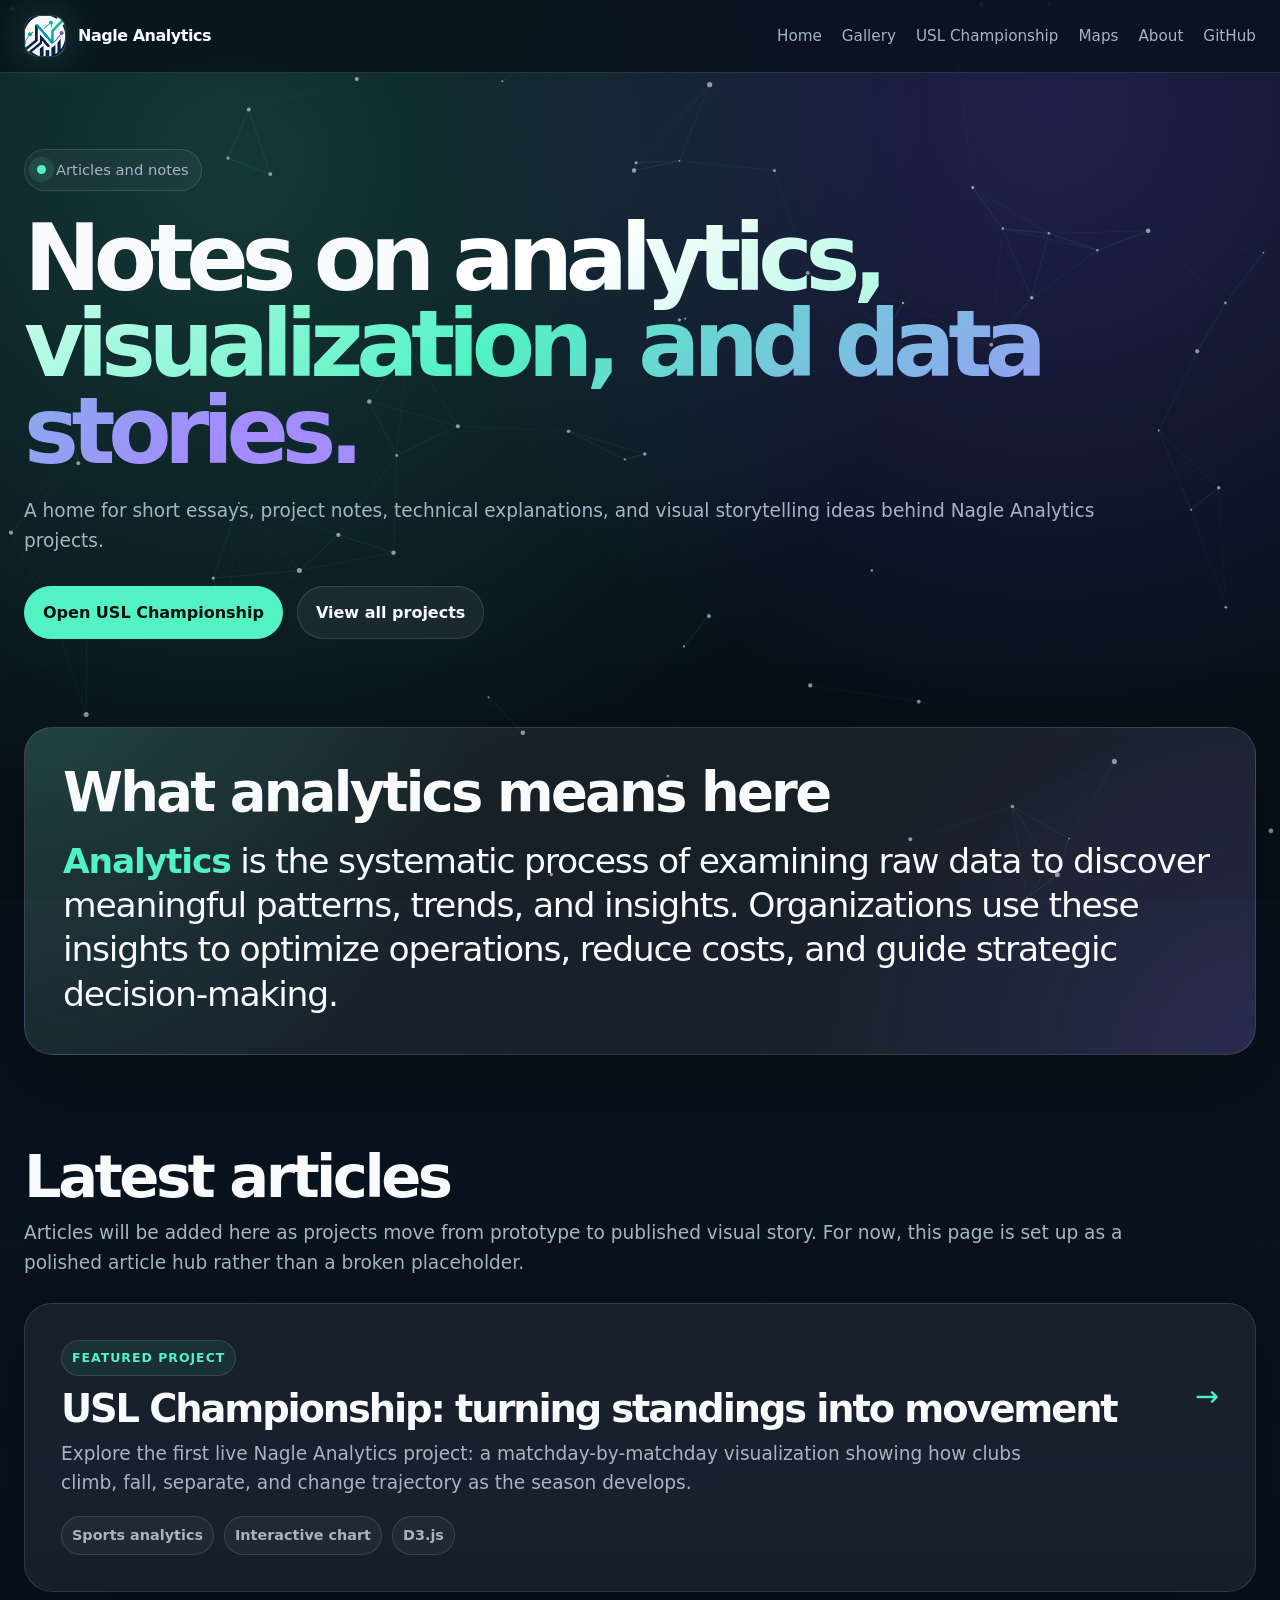
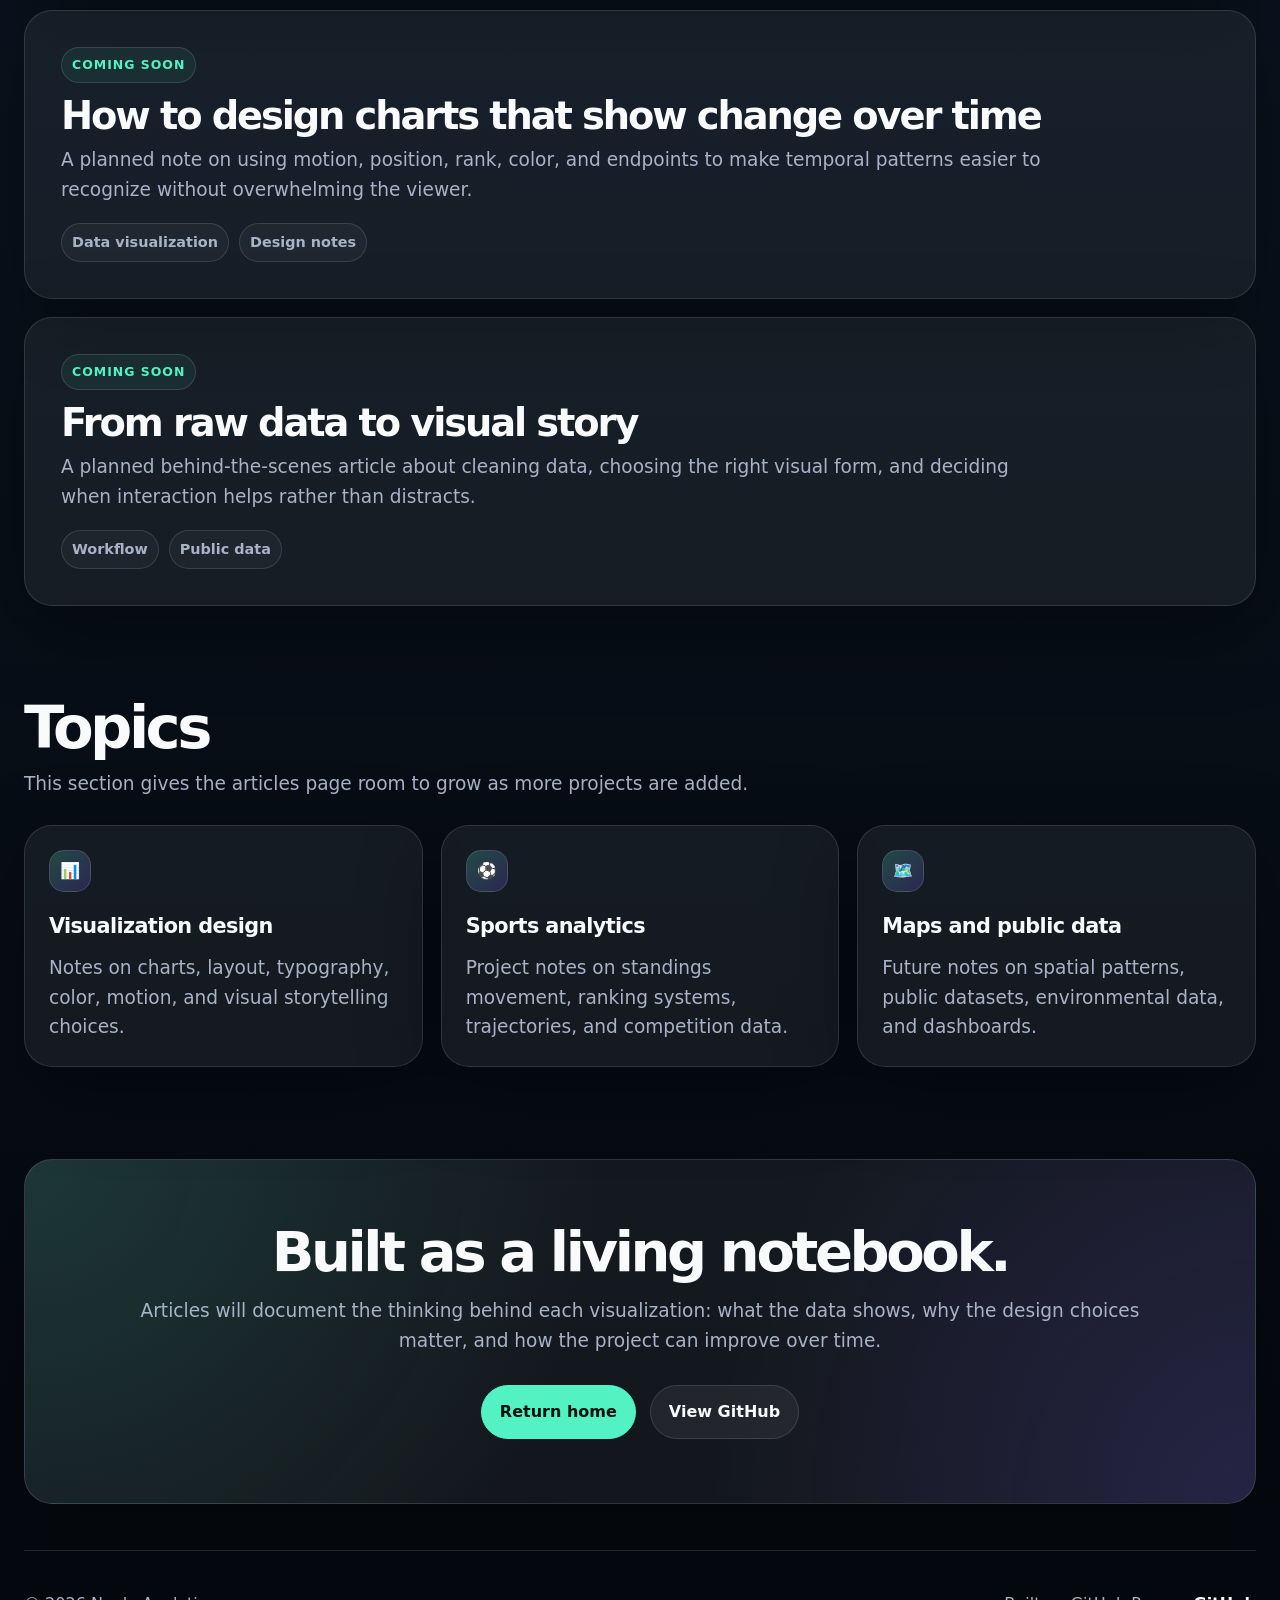
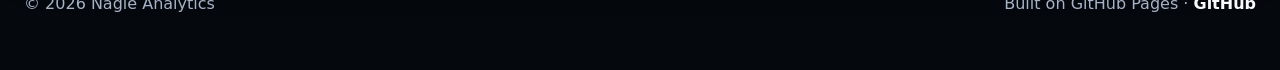
<file: articles.html>
<!DOCTYPE html>
<html lang="en">
<head>
  <meta charset="UTF-8" />
  <meta name="viewport" content="width=device-width, initial-scale=1.0" />

  <title>Articles | Nagle Analytics</title>

  <meta
    name="description"
    content="Articles from Nagle Analytics on data visualization, analytics, sports analytics, public data, maps, and visual storytelling."
  />

  <link rel="stylesheet" href="assets/css/site.css" />

  <style>
    :root {
      --bg: #071018;
      --bg-card: rgba(255, 255, 255, 0.06);
      --bg-card-strong: rgba(255, 255, 255, 0.1);
      --text: #f8fafc;
      --muted: #a8b3c7;
      --accent: #52f2c2;
      --accent-2: #7c5cff;
      --line: rgba(255, 255, 255, 0.12);
      --shadow: 0 24px 80px rgba(0, 0, 0, 0.35);
      --radius-lg: 28px;
      --radius-md: 18px;
      --max-width: 1280px;
      --copy-size: clamp(1.08rem, 1.45vw, 1.35rem);
      --small-copy-size: 1rem;
      --section-space: 46px;
    }

    * {
      box-sizing: border-box;
    }

    html {
      scroll-behavior: smooth;
    }

    body {
      margin: 0;
      font-family: Inter, ui-sans-serif, system-ui, -apple-system, BlinkMacSystemFont, "Segoe UI", sans-serif;
      background:
        radial-gradient(circle at top left, rgba(82, 242, 194, 0.16), transparent 34rem),
        radial-gradient(circle at top right, rgba(124, 92, 255, 0.22), transparent 38rem),
        linear-gradient(180deg, #071018 0%, #09131f 45%, #05080d 100%);
      color: var(--text);
      line-height: 1.6;
    }

    a {
      color: inherit;
      text-decoration: none;
    }

    .skip-link {
      position: absolute;
      left: 16px;
      top: -80px;
      z-index: 100;
      padding: 10px 14px;
      border-radius: 999px;
      background: var(--accent);
      color: #06100d;
      font-weight: 800;
      transition: top 160ms ease;
    }

    .skip-link:focus {
      top: 16px;
    }

    .dynamic-bg {
      position: fixed;
      inset: 0;
      z-index: -2;
      width: 100%;
      height: 100%;
      background: #071018;
    }

    .page {
      position: relative;
      z-index: 1;
      overflow: hidden;
    }

    .nav {
      position: sticky;
      top: 0;
      z-index: 50;
      backdrop-filter: blur(18px);
      background: rgba(7, 16, 24, 0.76);
      border-bottom: 1px solid var(--line);
    }

    .nav-inner {
      width: min(100% - 48px, var(--max-width));
      margin: 0 auto;
      min-height: 72px;
      display: flex;
      align-items: center;
      justify-content: space-between;
      gap: 24px;
    }

    .nav-links {
      display: flex;
      align-items: center;
      gap: 20px;
      color: var(--muted);
      font-size: 0.95rem;
    }

    .nav-links a {
      transition: color 160ms ease;
    }

    .nav-links a:hover,
    .nav-links a[aria-current="page"] {
      color: var(--text);
    }

    .hero,
    section,
    footer {
      width: min(100% - 48px, var(--max-width));
      margin: 0 auto;
    }

    .hero {
      padding: 76px 0 42px;
    }

    .eyebrow {
      display: inline-flex;
      align-items: center;
      gap: 10px;
      padding: 8px 12px;
      border: 1px solid var(--line);
      border-radius: 999px;
      color: var(--muted);
      background: rgba(255, 255, 255, 0.04);
      font-size: 0.92rem;
    }

    .pulse {
      width: 9px;
      height: 9px;
      border-radius: 99px;
      background: var(--accent);
      box-shadow: 0 0 0 8px rgba(82, 242, 194, 0.12);
    }

    h1 {
      max-width: 1180px;
      margin: 24px 0 22px;
      font-size: clamp(3.2rem, 7.2vw, 6.2rem);
      line-height: 0.94;
      letter-spacing: -0.08em;
    }

    .gradient-text {
      background: linear-gradient(135deg, #ffffff 10%, #52f2c2 50%, #a38cff 90%);
      -webkit-background-clip: text;
      background-clip: text;
      color: transparent;
    }

    .hero-copy,
    .section-intro,
    .panel p,
    .article-card p,
    .topic-card p,
    .cta p {
      color: var(--muted);
      font-size: var(--copy-size);
    }

    .hero-copy {
      max-width: 1120px;
      margin: 0;
    }

    .hero-actions {
      margin-top: 30px;
      display: flex;
      flex-wrap: wrap;
      gap: 14px;
    }

    .button {
      display: inline-flex;
      align-items: center;
      justify-content: center;
      gap: 8px;
      padding: 13px 18px;
      border-radius: 999px;
      border: 1px solid var(--line);
      font-weight: 800;
      transition: transform 180ms ease, border-color 180ms ease, background 180ms ease;
    }

    .button:hover {
      transform: translateY(-2px);
      border-color: rgba(255, 255, 255, 0.32);
    }

    .button.primary {
      color: #06100d;
      background: var(--accent);
      border-color: var(--accent);
    }

    .button.secondary {
      color: var(--text);
      background: rgba(255, 255, 255, 0.06);
    }

    section {
      padding: var(--section-space) 0;
    }

    .section-heading {
      max-width: 1120px;
      margin-bottom: 26px;
    }

    .section-heading h2 {
      margin: 0 0 12px;
      font-size: clamp(2.2rem, 5vw, 3.7rem);
      line-height: 1;
      letter-spacing: -0.06em;
    }

    .section-intro {
      max-width: 1120px;
      margin: 0;
    }

    .panel,
    .article-card,
    .topic-card,
    .cta {
      border: 1px solid var(--line);
      background: var(--bg-card);
      border-radius: var(--radius-lg);
      box-shadow: var(--shadow);
    }

    .panel {
      padding: clamp(26px, 3vw, 38px);
    }

    .panel h2,
    .panel h3 {
      margin-top: 0;
      letter-spacing: -0.05em;
      line-height: 1;
    }

    .panel h2 {
      font-size: clamp(2rem, 5vw, 3.4rem);
      margin-bottom: 18px;
    }

    .panel h3 {
      font-size: clamp(1.45rem, 3vw, 1.95rem);
      margin-bottom: 14px;
    }

    .panel p {
      margin: 0 0 18px;
      max-width: 1040px;
    }

    .panel p:last-child {
      margin-bottom: 0;
    }

    .definition-panel {
      background:
        radial-gradient(circle at top left, rgba(82, 242, 194, 0.14), transparent 28rem),
        radial-gradient(circle at bottom right, rgba(124, 92, 255, 0.16), transparent 28rem),
        rgba(255, 255, 255, 0.065);
    }

    .definition-text {
      font-size: clamp(1.45rem, 2.7vw, 2.3rem) !important;
      line-height: 1.28;
      letter-spacing: -0.035em;
      color: var(--text) !important;
      max-width: 1160px !important;
    }

    .definition-text strong {
      color: var(--accent);
    }

    .article-list {
      display: grid;
      gap: 18px;
    }

    .article-card {
      display: grid;
      grid-template-columns: 1fr auto;
      gap: 24px;
      align-items: start;
      padding: clamp(24px, 3vw, 36px);
      transition: transform 180ms ease, background 180ms ease, border-color 180ms ease;
    }

    .article-card[href]:hover {
      transform: translateY(-4px);
      background: var(--bg-card-strong);
      border-color: rgba(255, 255, 255, 0.25);
    }

    .article-kicker {
      display: inline-flex;
      align-items: center;
      width: fit-content;
      margin-bottom: 14px;
      padding: 7px 10px;
      border: 1px solid var(--line);
      border-radius: 999px;
      color: var(--accent);
      background: rgba(82, 242, 194, 0.08);
      font-size: 0.78rem;
      font-weight: 900;
      letter-spacing: 0.08em;
      text-transform: uppercase;
    }

    .article-card h3 {
      margin: 0 0 10px;
      font-size: clamp(1.8rem, 3vw, 2.6rem);
      line-height: 1;
      letter-spacing: -0.055em;
    }

    .article-card p {
      margin: 0;
      max-width: 980px;
    }

    .article-meta {
      display: flex;
      flex-wrap: wrap;
      gap: 10px;
      margin-top: 18px;
      color: var(--muted);
      font-size: 0.95rem;
    }

    .tag {
      padding: 7px 10px;
      border-radius: 999px;
      border: 1px solid var(--line);
      color: var(--muted);
      background: rgba(255,255,255,0.04);
      font-size: 0.9rem;
      font-weight: 700;
    }

    .article-arrow {
      color: var(--accent);
      font-size: 1.8rem;
      line-height: 1;
      margin-top: 42px;
    }

    .topic-grid {
      display: grid;
      grid-template-columns: repeat(3, 1fr);
      gap: 18px;
    }

    .topic-card {
      padding: 24px;
      transition: transform 180ms ease, background 180ms ease, border-color 180ms ease;
    }

    .topic-card:hover {
      transform: translateY(-4px);
      background: var(--bg-card-strong);
      border-color: rgba(255, 255, 255, 0.25);
    }

    .card-icon {
      width: 42px;
      height: 42px;
      border-radius: 15px;
      background: linear-gradient(135deg, rgba(82,242,194,0.22), rgba(124,92,255,0.22));
      border: 1px solid var(--line);
      display: grid;
      place-items: center;
      margin-bottom: 18px;
    }

    .topic-card h3 {
      margin: 0 0 10px;
      font-size: 1.3rem;
      letter-spacing: -0.03em;
    }

    .topic-card p {
      margin: 0;
    }

    .cta {
      text-align: center;
      padding: clamp(42px, 6vw, 64px) 30px;
      background:
        radial-gradient(circle at top left, rgba(82, 242, 194, 0.14), transparent 36rem),
        radial-gradient(circle at bottom right, rgba(124, 92, 255, 0.18), transparent 34rem),
        rgba(255, 255, 255, 0.06);
    }

    .cta h2 {
      margin: 0 auto 16px;
      max-width: 920px;
      font-size: clamp(2rem, 5vw, 3.5rem);
      line-height: 1;
      letter-spacing: -0.06em;
    }

    .cta p {
      max-width: 1040px;
      margin: 0 auto 28px;
    }

    footer {
      padding: 40px 0 54px;
      color: var(--muted);
      border-top: 1px solid var(--line);
      display: flex;
      justify-content: space-between;
      gap: 20px;
      flex-wrap: wrap;
    }

    footer a {
      color: var(--text);
      font-weight: 700;
    }

    @media (max-width: 980px) {
      .nav-inner,
      .hero,
      section,
      footer {
        width: min(100% - 32px, var(--max-width));
      }

      .nav-inner {
        min-height: auto;
        padding: 16px 0;
        flex-wrap: wrap;
      }

      .nav-links {
        width: 100%;
        justify-content: flex-start;
        flex-wrap: wrap;
        gap: 14px;
      }

      .article-card {
        grid-template-columns: 1fr;
      }

      .article-arrow {
        margin-top: 0;
      }

      .topic-grid {
        grid-template-columns: 1fr;
      }

      .hero {
        padding-top: 60px;
      }
    }

    @media (max-width: 560px) {
      :root {
        --section-space: 36px;
      }

      h1 {
        font-size: clamp(3rem, 15vw, 4.8rem);
      }

      .hero-actions {
        flex-direction: column;
      }

      .button {
        width: 100%;
      }

      .panel,
      .article-card,
      .topic-card,
      .cta {
        border-radius: 22px;
      }
    }

    @media (prefers-reduced-motion: reduce) {
      *,
      *::before,
      *::after {
        animation-duration: 0.01ms !important;
        animation-iteration-count: 1 !important;
        scroll-behavior: auto !important;
        transition-duration: 0.01ms !important;
      }
    }
  </style>
</head>

<body>
  <a class="skip-link" href="#main-content">Skip to main content</a>
  <canvas class="dynamic-bg" id="dynamic-bg" aria-hidden="true"></canvas>

  <div class="page">
    <header class="nav">
      <div class="nav-inner">
        <a class="brand" href="index.html" aria-label="Nagle Analytics home">
          <span class="brand-mark" aria-hidden="true">
            <img
              src="assets/brand/nagle-analytics-mark-transparent.png"
              alt=""
              loading="eager"
            />
          </span>
          <span>Nagle Analytics</span>
        </a>

        <nav class="nav-links" aria-label="Main navigation">
          <a href="index.html">Home</a>
          <a href="viz-gallery.html">Gallery</a>
          <a href="usl-cup-tracker.html">USL Championship</a>
          <a href="maps.html">Maps</a>
          <a href="about.html">About</a>
          <a href="https://github.com/nagle-analytics" target="_blank" rel="noopener">GitHub</a>
        </nav>
      </div>
    </header>

    <main id="main-content">
      <section class="hero">
        <span class="eyebrow">
          <span class="pulse" aria-hidden="true"></span>
          Articles and notes
        </span>

        <h1>
          Notes on <span class="gradient-text">analytics, visualization, and data stories.</span>
        </h1>

        <p class="hero-copy">
          A home for short essays, project notes, technical explanations, and visual storytelling ideas
          behind Nagle Analytics projects.
        </p>

        <div class="hero-actions">
          <a class="button primary" href="usl-cup-tracker.html">Open USL Championship</a>
          <a class="button secondary" href="viz-gallery.html">View all projects</a>
        </div>
      </section>

      <section>
        <div class="panel definition-panel">
          <h2>What analytics means here</h2>
          <p class="definition-text">
            <strong>Analytics</strong> is the systematic process of examining raw data to discover meaningful patterns,
            trends, and insights. Organizations use these insights to optimize operations, reduce costs,
            and guide strategic decision-making.
          </p>
        </div>
      </section>

      <section>
        <div class="section-heading">
          <h2>Latest articles</h2>
          <p class="section-intro">
            Articles will be added here as projects move from prototype to published visual story.
            For now, this page is set up as a polished article hub rather than a broken placeholder.
          </p>
        </div>

        <div class="article-list">
          <a class="article-card" href="usl-cup-tracker.html">
            <div>
              <span class="article-kicker">Featured project</span>
              <h3>USL Championship: turning standings into movement</h3>
              <p>
                Explore the first live Nagle Analytics project: a matchday-by-matchday visualization showing
                how clubs climb, fall, separate, and change trajectory as the season develops.
              </p>
              <div class="article-meta">
                <span class="tag">Sports analytics</span>
                <span class="tag">Interactive chart</span>
                <span class="tag">D3.js</span>
              </div>
            </div>
            <span class="article-arrow" aria-hidden="true">→</span>
          </a>

          <article class="article-card">
            <div>
              <span class="article-kicker">Coming soon</span>
              <h3>How to design charts that show change over time</h3>
              <p>
                A planned note on using motion, position, rank, color, and endpoints to make temporal patterns
                easier to recognize without overwhelming the viewer.
              </p>
              <div class="article-meta">
                <span class="tag">Data visualization</span>
                <span class="tag">Design notes</span>
              </div>
            </div>
          </article>

          <article class="article-card">
            <div>
              <span class="article-kicker">Coming soon</span>
              <h3>From raw data to visual story</h3>
              <p>
                A planned behind-the-scenes article about cleaning data, choosing the right visual form,
                and deciding when interaction helps rather than distracts.
              </p>
              <div class="article-meta">
                <span class="tag">Workflow</span>
                <span class="tag">Public data</span>
              </div>
            </div>
          </article>
        </div>
      </section>

      <section>
        <div class="section-heading">
          <h2>Topics</h2>
          <p class="section-intro">
            This section gives the articles page room to grow as more projects are added.
          </p>
        </div>

        <div class="topic-grid">
          <article class="topic-card">
            <div class="card-icon">📊</div>
            <h3>Visualization design</h3>
            <p>Notes on charts, layout, typography, color, motion, and visual storytelling choices.</p>
          </article>

          <article class="topic-card">
            <div class="card-icon">⚽</div>
            <h3>Sports analytics</h3>
            <p>Project notes on standings movement, ranking systems, trajectories, and competition data.</p>
          </article>

          <article class="topic-card">
            <div class="card-icon">🗺️</div>
            <h3>Maps and public data</h3>
            <p>Future notes on spatial patterns, public datasets, environmental data, and dashboards.</p>
          </article>
        </div>
      </section>

      <section>
        <div class="cta">
          <h2>Built as a living notebook.</h2>
          <p>
            Articles will document the thinking behind each visualization: what the data shows,
            why the design choices matter, and how the project can improve over time.
          </p>
          <div class="hero-actions" style="justify-content:center;">
            <a class="button primary" href="index.html">Return home</a>
            <a class="button secondary" href="https://github.com/nagle-analytics" target="_blank" rel="noopener">View GitHub</a>
          </div>
        </div>
      </section>
    </main>

    <footer>
      <span>© <span id="year"></span> Nagle Analytics</span>
      <span>
        Built on GitHub Pages ·
        <a href="https://github.com/nagle-analytics" target="_blank" rel="noopener">GitHub</a>
      </span>
    </footer>
  </div>

  <script>
    document.getElementById("year").textContent = new Date().getFullYear();

    const canvas = document.getElementById("dynamic-bg");
    const ctx = canvas.getContext("2d");
    const reduceMotion = window.matchMedia("(prefers-reduced-motion: reduce)").matches;

    let width;
    let height;
    let particles = [];

    const maxDistance = 150;

    function resizeCanvas() {
      width = canvas.width = window.innerWidth;
      height = canvas.height = window.innerHeight;
    }

    function createParticles() {
      const particleCount = window.innerWidth < 700 ? 34 : 72;
      particles = [];

      for (let i = 0; i < particleCount; i++) {
        particles.push({
          x: Math.random() * width,
          y: Math.random() * height,
          vx: (Math.random() - 0.5) * 0.35,
          vy: (Math.random() - 0.5) * 0.35,
          radius: Math.random() * 1.8 + 0.8
        });
      }
    }

    function drawBackgroundGlow() {
      const gradientOne = ctx.createRadialGradient(
        width * 0.18,
        height * 0.18,
        0,
        width * 0.18,
        height * 0.18,
        width * 0.55
      );

      gradientOne.addColorStop(0, "rgba(82, 242, 194, 0.18)");
      gradientOne.addColorStop(1, "rgba(82, 242, 194, 0)");

      const gradientTwo = ctx.createRadialGradient(
        width * 0.82,
        height * 0.12,
        0,
        width * 0.82,
        height * 0.12,
        width * 0.5
      );

      gradientTwo.addColorStop(0, "rgba(124, 92, 255, 0.22)");
      gradientTwo.addColorStop(1, "rgba(124, 92, 255, 0)");

      ctx.fillStyle = "#071018";
      ctx.fillRect(0, 0, width, height);

      ctx.fillStyle = gradientOne;
      ctx.fillRect(0, 0, width, height);

      ctx.fillStyle = gradientTwo;
      ctx.fillRect(0, 0, width, height);
    }

    function drawParticles() {
      for (let i = 0; i < particles.length; i++) {
        const p = particles[i];

        if (!reduceMotion) {
          p.x += p.vx;
          p.y += p.vy;
        }

        if (p.x < 0 || p.x > width) p.vx *= -1;
        if (p.y < 0 || p.y > height) p.vy *= -1;

        ctx.beginPath();
        ctx.arc(p.x, p.y, p.radius, 0, Math.PI * 2);
        ctx.fillStyle = "rgba(248, 250, 252, 0.55)";
        ctx.fill();
      }
    }

    function drawConnections() {
      for (let i = 0; i < particles.length; i++) {
        for (let j = i + 1; j < particles.length; j++) {
          const dx = particles[i].x - particles[j].x;
          const dy = particles[i].y - particles[j].y;
          const distance = Math.sqrt(dx * dx + dy * dy);

          if (distance < maxDistance) {
            const opacity = 1 - distance / maxDistance;

            ctx.beginPath();
            ctx.moveTo(particles[i].x, particles[i].y);
            ctx.lineTo(particles[j].x, particles[j].y);
            ctx.strokeStyle = `rgba(82, 242, 194, ${opacity * 0.14})`;
            ctx.lineWidth = 1;
            ctx.stroke();
          }
        }
      }
    }

    function animate() {
      drawBackgroundGlow();
      drawConnections();
      drawParticles();

      if (!reduceMotion) {
        requestAnimationFrame(animate);
      }
    }

    window.addEventListener("resize", () => {
      resizeCanvas();
      createParticles();
      drawBackgroundGlow();
    });

    resizeCanvas();
    createParticles();
    animate();
  </script>
</body>
</html>
</file>
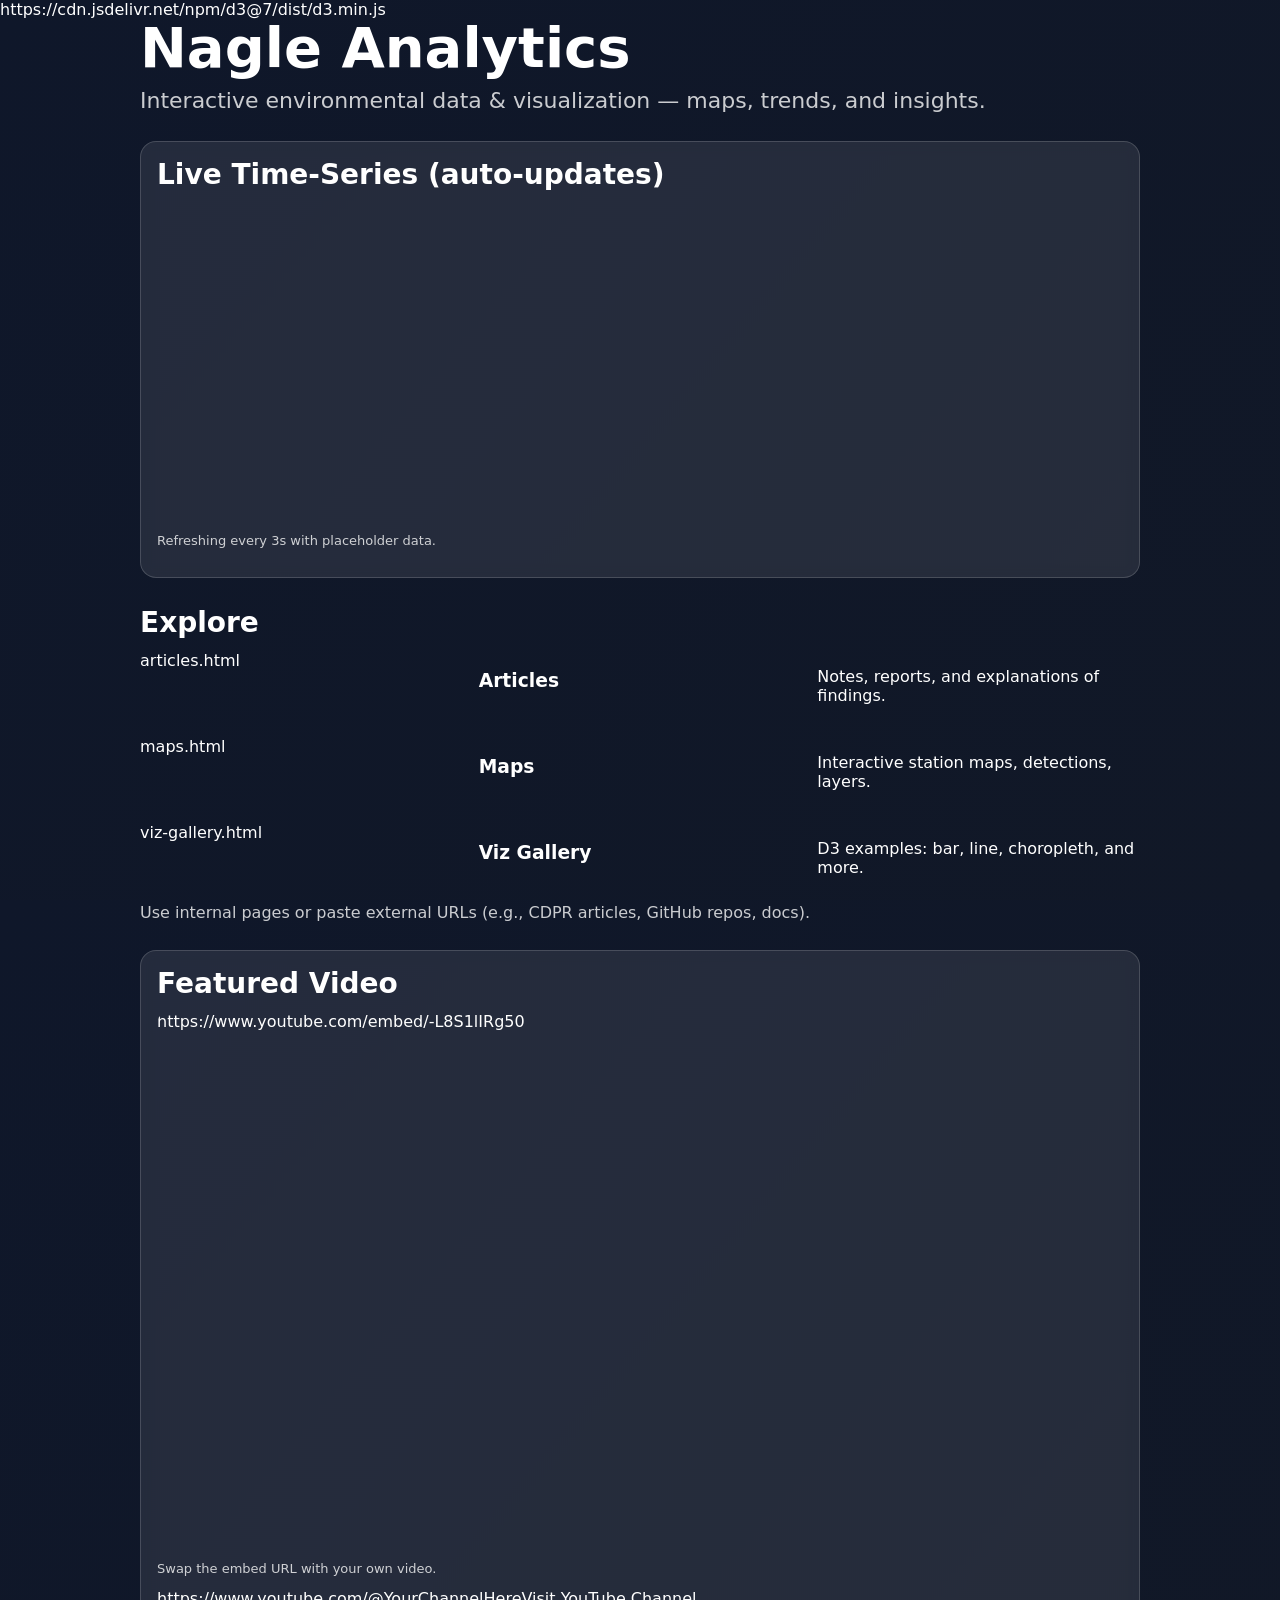
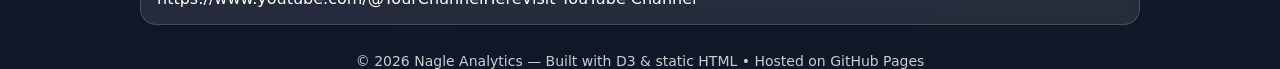
<file: backup-index-old.html>
<!doctype html>
<html lang="en">
<head>
  <meta charset="utf-8" />
  <title>Nagle Analytics — Environmental Data & Viz</title>
  <meta name="viewport" content="width=device-width, initial-scale=1" />

  <!-- Minimal, modern CSS -->
  <style>
    :root {
      --bg-1: #0f172a; /* slate-900 */
      --bg-2: #111827; /* gray-900 */
      --accent: #22d3ee; /* cyan-400 */
      --accent-2: #06b6d4; /* cyan-500 */
      --text: #ffffff;
      --muted: rgba(255,255,255,0.78);
      --panel: rgba(255,255,255,0.09);
      --border: rgba(255,255,255,0.16);
    }
    * { box-sizing: border-box; }
    html, body { height: 100%; }
    body {
      margin: 0;
      font-family: ui-sans-serif, system-ui, -apple-system, Segoe UI, Roboto, Helvetica, Arial;
      color: var(--text);
      background: linear-gradient(130deg, var(--bg-1), var(--bg-2));
      animation: bgShift 16s ease-in-out infinite alternate;
    }
    @keyframes bgShift {
      0%   { background: linear-gradient(130deg, var(--bg-1), var(--bg-2)); }
      100% { background: linear-gradient(130deg, #0b1020, #0c1b29); }
    }

    /* Layout */
    .container { max-width: 1040px; margin: 0 auto; padding: 0 20px; }
    header { padding: 56px 0 20px; }
    h1 { font-size: clamp(28px, 6vw, 56px); line-height: 1.05; margin: 0 0 10px; }
    .lead { font-size: clamp(16px, 2.5vw, 22px); color: var(--muted); margin: 0; }

    /* Panel card */
    .panel {
      background: var(--panel);
      border: 1px solid var(--border);
      border-radius: 16px;
      backdrop-filter: blur(6px);
      padding: 16px;
    }

    /* Grid links */
    section { margin: 28px 0; }
    h2 { font-size: clamp(22px, 3.6vw, 28px); margin: 0 0 12px; }
    .grid { display: grid; gap: 16px; grid-template-columns: repeat(1, minmax(0, 1fr)); }
    @media (min-width: 700px) { .grid { grid-template-columns: repeat(3, minmax(0, 1fr)); } }
    .card {
      display: block; text-decoration: none; color: var(--text);
      background: var(--panel); border: 1px solid var(--border);
      border-radius: 14px; padding: 18px;
      transition: background 180ms ease, transform 180ms ease;
    }
    .card:hover { background: rgba(255,255,255,0.13); transform: translateY(-2px); }
    .card h3 { margin: 0 0 6px; font-size: 18px; }
    .card p { margin: 0; color: var(--muted); font-size: 14px; }

    /* Footer */
    footer { padding: 30px 0 60px; color: var(--muted); font-size: 14px; text-align: center; }

    /* Button */
    .btn {
      display: inline-block; padding: 10px 14px; border-radius: 10px;
      border: 1px solid var(--border); background: var(--panel);
      color: var(--text); text-decoration: none;
      transition: background 180ms ease, border-color 180ms ease;
    }
    .btn:hover { background: rgba(255,255,255,0.12); border-color: rgba(255,255,255,0.25); }
  </style>

  <!-- D3 v7 (official distribution) -->
  https://cdn.jsdelivr.net/npm/d3@7/dist/d3.min.js</script>
</head>
<body>

  <!-- HERO -->
  <header class="container">
    <h1>Nagle Analytics</h1>
    <p class="lead">Interactive environmental data &amp; visualization — maps, trends, and insights.</p>
  </header>

  <main class="container">
    <!-- LIVE CHART -->
    <section aria-labelledby="chart-title" class="panel">
      <h2 id="chart-title">Live Time‑Series (auto‑updates)</h2>
      <svg id="liveChart" role="img" aria-label="Auto-updating line chart" style="width:100%; height:320px;"></svg>
      <p style="color:var(--muted); font-size:13px; margin-top:6px">Refreshing every 3s with placeholder data.</p>
    </section>

    <!-- LINKS GRID (internal or external) -->
    <section aria-labelledby="links-title">
      <h2 id="links-title">Explore</h2>
      <div class="grid">
        <!-- Change href to internal pages (articles.html) or external links -->
        articles.html
          <h3>Articles</h3>
          <p>Notes, reports, and explanations of findings.</p>
        </a>

        maps.html
          <h3>Maps</h3>
          <p>Interactive station maps, detections, layers.</p>
        </a>

        viz-gallery.html
          <h3>Viz Gallery</h3>
          <p>D3 examples: bar, line, choropleth, and more.</p>
        </a>
      </div>
      <p style="margin-top:10px; color:var(--muted);">Use internal pages or paste external URLs (e.g., CDPR articles, GitHub repos, docs).</p>
    </section>

    <!-- YOUTUBE EMBED -->
    <section aria-labelledby="video-title" class="panel">
      <h2 id="video-title">Featured Video</h2>
      <!-- Replace src with your YouTube embed URL: https://www.youtube.com/embed/<VIDEO_ID> -->
      <div style="position:relative; padding-bottom:56.25%; height:0; overflow:hidden; border-radius:12px;">
        https://www.youtube.com/embed/-L8S1lIRg50
        </iframe>
      </div>
      <p style="color:var(--muted); font-size:13px; margin-top:6px;">Swap the embed URL with your own video.</p>
      https://www.youtube.com/@YourChannelHereVisit YouTube Channel</a>
    </section>
  </main>

  <footer class="container">
    © <span id="year"></span> Nagle Analytics — Built with D3 &amp; static HTML • Hosted on GitHub Pages
  </footer>

  <!-- Page scripts -->
  <script>
    // Footer year
    document.getElementById('year').textContent = new Date().getFullYear();

    // D3 live chart (auto-refreshing placeholder data)
    const svg = d3.select("#liveChart");
    const margin = { top: 14, right: 18, bottom: 26, left: 38 };
    let width = 960, height = 320;
    function getDimensions() {
      const node = svg.node();
      const w = node.getBoundingClientRect().width || 960;
      width = w; height = 320;
    }
    getDimensions();
    const innerW = () => width - margin.left - margin.right;
    const innerH = () => height - margin.top - margin.bottom;

    // Initial data
    let data = d3.range(16).map(i => ({ x: i, y: Math.round(Math.random()*40) + 5 }));

    function render() {
      svg.attr("viewBox", `0 0 ${width} ${height}`);

      const x = d3.scaleLinear().domain(d3.extent(data, d => d.x)).range([0, innerW()]);
      const y = d3.scaleLinear().domain([0, d3.max(data, d => d.y)]).nice().range([innerH(), 0]);

      const root = svg.selectAll(".root")
        .data([null])
        .join("g")
        .attr("class", "root")
        .attr("transform", `translate(${margin.left},${margin.top})`);

      root.selectAll(".x-axis")
        .data([null])
        .join("g")
        .attr("class","x-axis")
        .attr("transform", `translate(0,${innerH()})`)
        .call(d3.axisBottom(x).ticks(8));

      root.selectAll(".y-axis")
        .data([null])
        .join("g")
        .attr("class","y-axis")
        .call(d3.axisLeft(y));

      const line = d3.line().x(d => x(d.x)).y(d => y(d.y)).curve(d3.curveMonotoneX);

      root.selectAll(".series")
        .data([data])
        .join("path")
        .attr("class", "series")
        .attr("fill", "none")
        .attr("stroke", getComputedStyle(document.documentElement).getPropertyValue('--accent').trim() || '#22d3ee')
        .attr("stroke-width", 2)
        .transition().duration(600)
        .attr("d", line);

      const circles = root.selectAll("circle").data(data, d => d.x);
      circles.join(
        enter => enter.append("circle")
          .attr("cx", d => x(d.x))
          .attr("cy", d => y(d.y))
          .attr("r", 0)
          .attr("fill", getComputedStyle(document.documentElement).getPropertyValue('--accent-2').trim() || '#06b6d4')
          .transition().duration(400).attr("r", 3.8),
        update => update.transition().duration(400)
          .attr("cx", d => x(d.x))
          .attr("cy", d => y(d.y)),
        exit => exit.transition().duration(200).attr("r", 0).remove()
      );
    }

    render();
    window.addEventListener('resize', () => { getDimensions(); render(); });

    // Auto refresh data every 3s
    setInterval(() => {
      data = d3.range(16).map(i => ({ x: i, y: Math.round(Math.random()*40) + 5 }));
      render();
    }, 3000);
  </script>
</body>
</html>
</file>
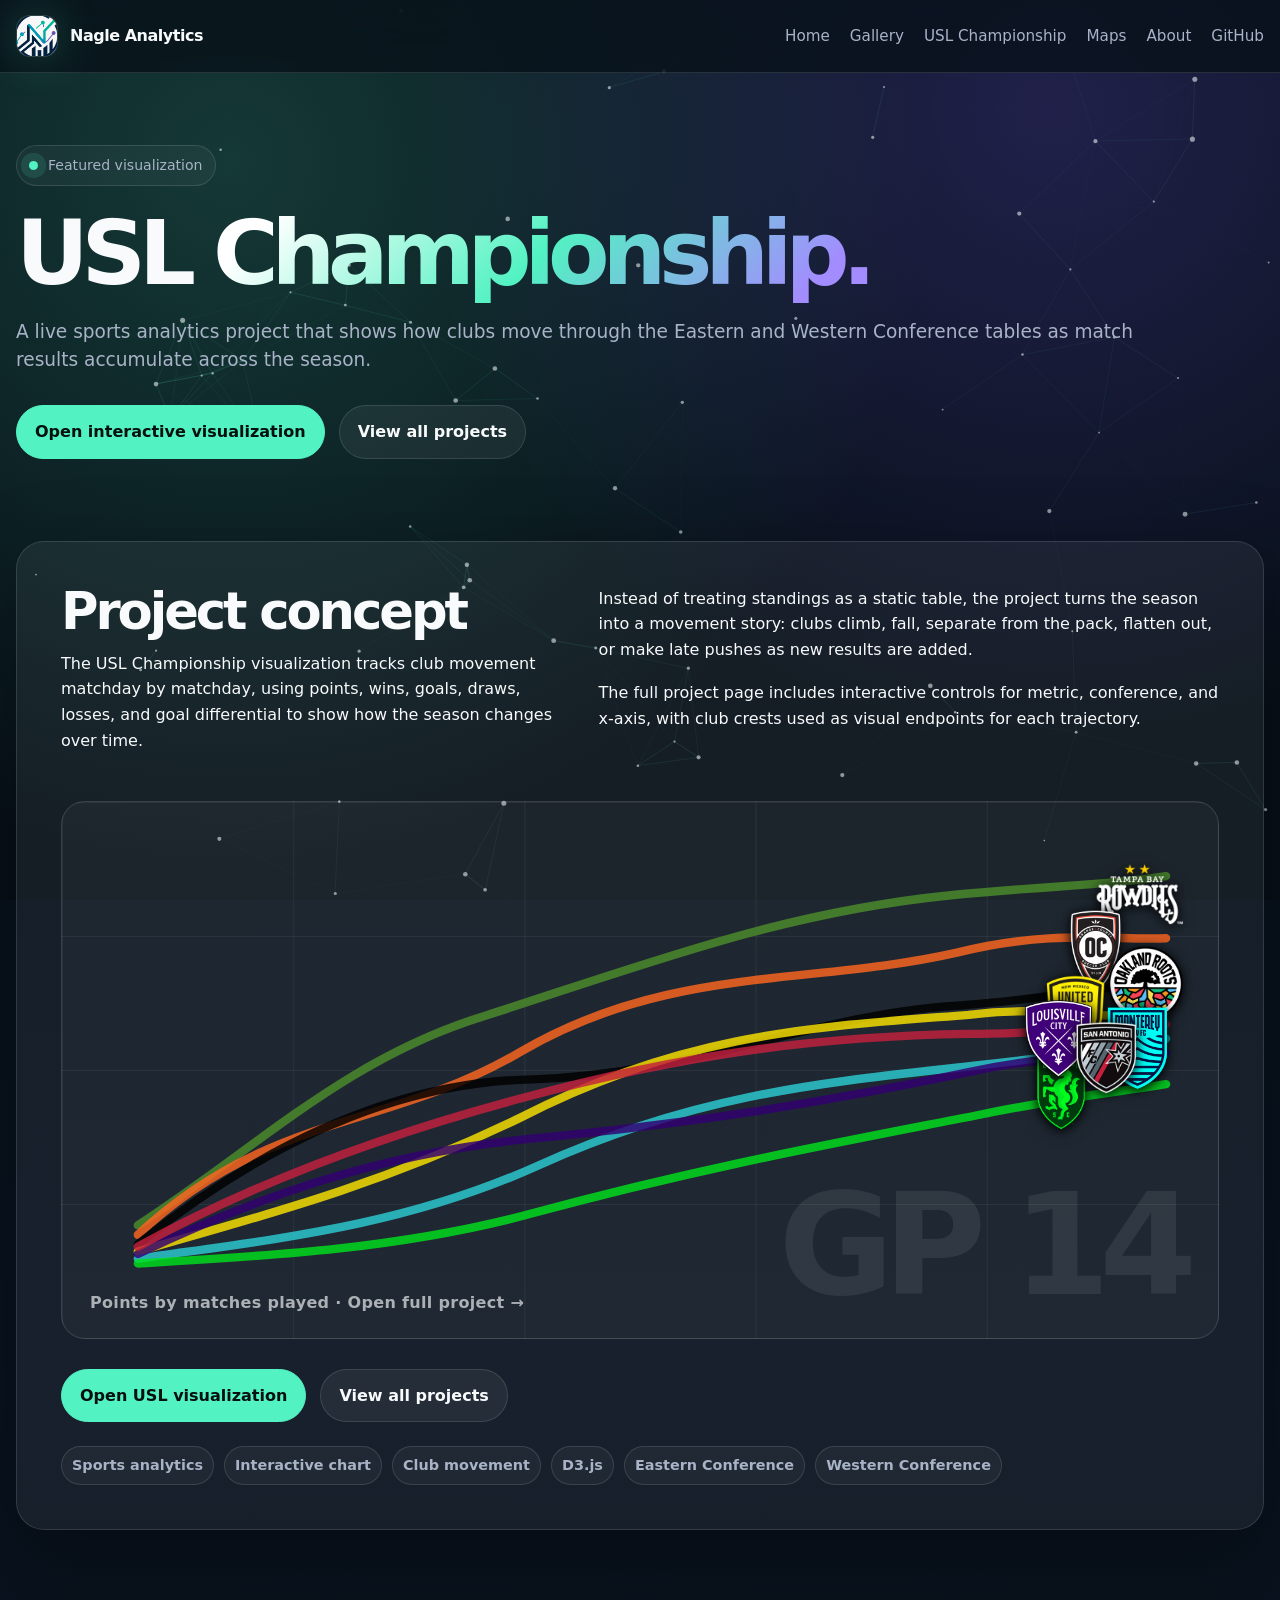
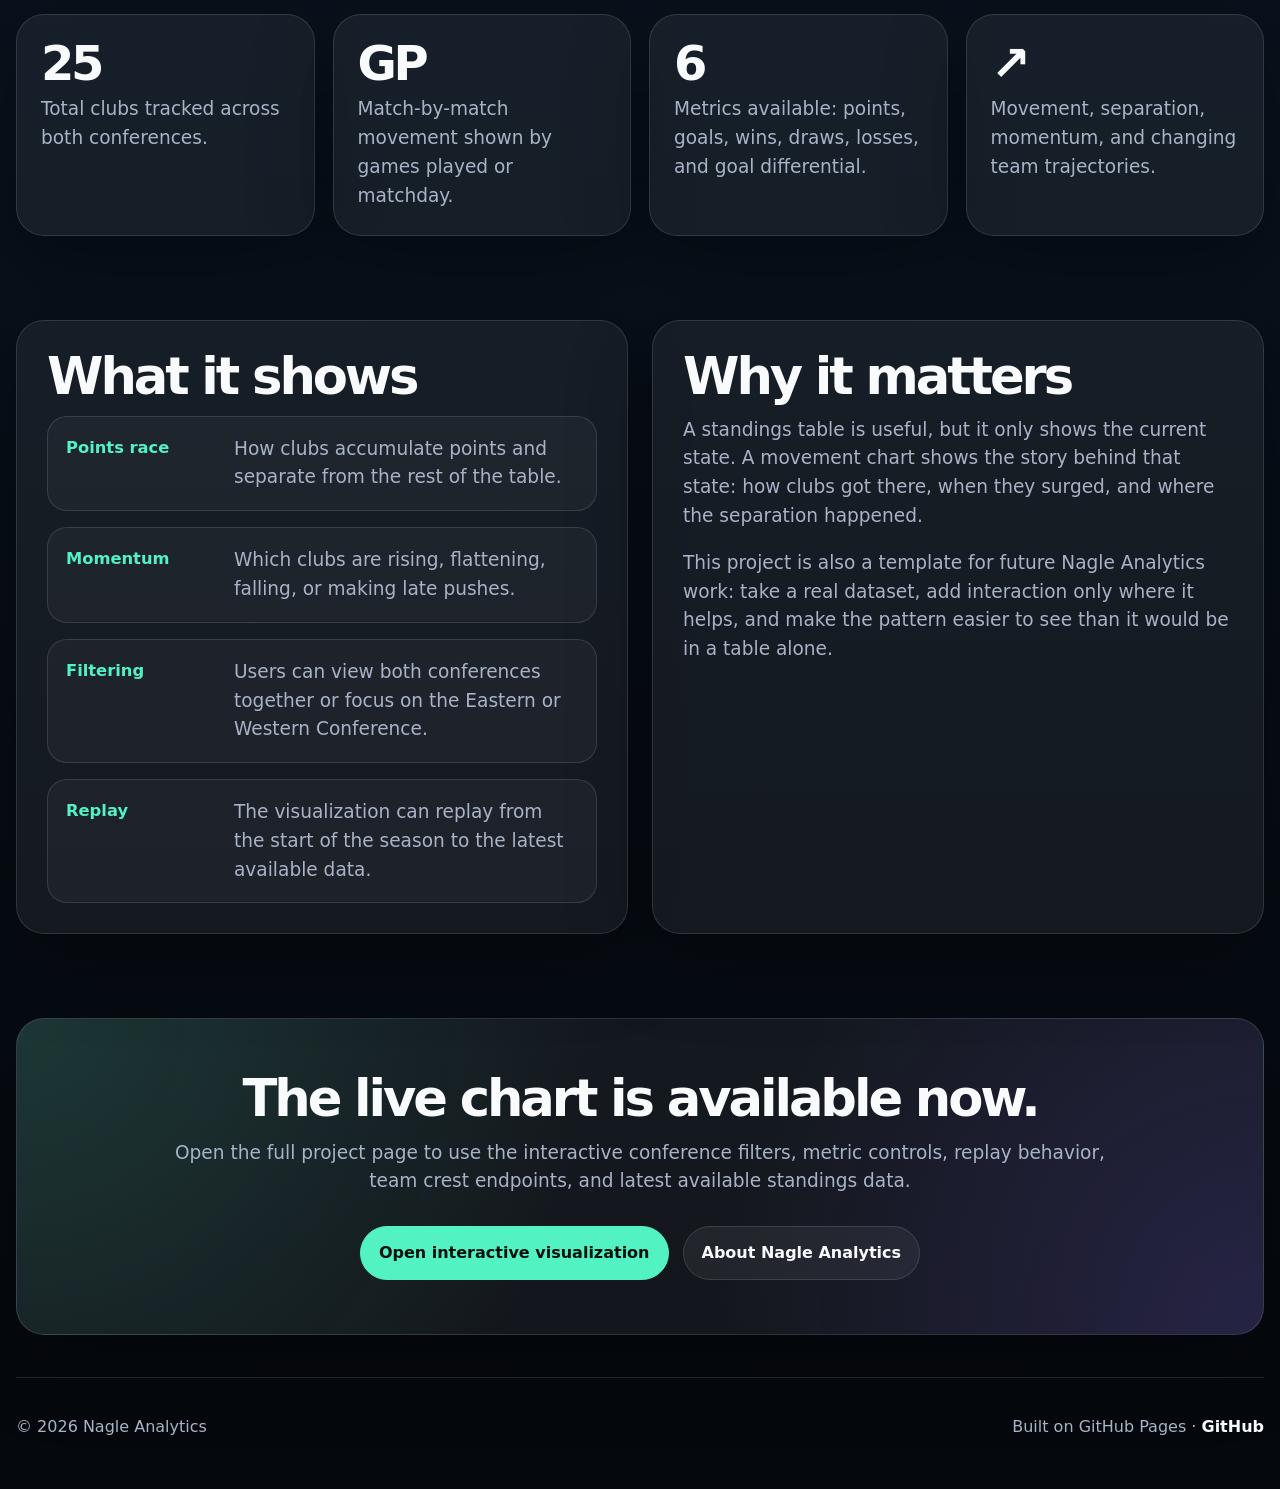
<file: featured.html>
<!DOCTYPE html>
<html lang="en">
<head>
  <meta charset="UTF-8" />
  <meta name="viewport" content="width=device-width, initial-scale=1.0" />

  <title>Featured | Nagle Analytics</title>

  <meta
    name="description"
    content="Featured Nagle Analytics project: an interactive USL Championship visualization showing matchday-by-matchday club movement, points, and trajectories."
  />

  <link rel="stylesheet" href="assets/css/site.css" />

  <style>
    :root {
      --bg: #071018;
      --bg-card: rgba(255, 255, 255, 0.06);
      --bg-card-strong: rgba(255, 255, 255, 0.1);
      --text: #f8fafc;
      --muted: #a8b3c7;
      --accent: #52f2c2;
      --accent-2: #7c5cff;
      --line: rgba(255, 255, 255, 0.12);
      --shadow: 0 24px 80px rgba(0, 0, 0, 0.35);
      --radius-lg: 28px;
      --radius-md: 18px;
      --max-width: 1280px;
      --body-copy: clamp(1.08rem, 1.45vw, 1.32rem);
    }

    * {
      box-sizing: border-box;
    }

    html {
      scroll-behavior: smooth;
    }

    body {
      margin: 0;
      font-family: Inter, ui-sans-serif, system-ui, -apple-system, BlinkMacSystemFont, "Segoe UI", sans-serif;
      background:
        radial-gradient(circle at top left, rgba(82, 242, 194, 0.16), transparent 34rem),
        radial-gradient(circle at top right, rgba(124, 92, 255, 0.22), transparent 38rem),
        linear-gradient(180deg, #071018 0%, #09131f 45%, #05080d 100%);
      color: var(--text);
      line-height: 1.6;
    }

    a {
      color: inherit;
      text-decoration: none;
    }

    .dynamic-bg {
      position: fixed;
      inset: 0;
      z-index: -2;
      width: 100%;
      height: 100%;
      background: #071018;
    }

    .page {
      position: relative;
      z-index: 1;
      overflow: hidden;
    }

    .nav {
      position: sticky;
      top: 0;
      z-index: 50;
      backdrop-filter: blur(18px);
      background: rgba(7, 16, 24, 0.76);
      border-bottom: 1px solid var(--line);
    }

    .nav-inner {
      width: min(100% - 32px, var(--max-width));
      margin: 0 auto;
      min-height: 72px;
      display: flex;
      align-items: center;
      justify-content: space-between;
      gap: 24px;
    }

    .nav-links {
      display: flex;
      align-items: center;
      gap: 20px;
      color: var(--muted);
      font-size: 0.95rem;
    }

    .nav-links a:hover {
      color: var(--text);
    }

    .hero {
      width: min(100% - 32px, var(--max-width));
      margin: 0 auto;
      padding: 72px 0 40px;
    }

    .eyebrow {
      display: inline-flex;
      align-items: center;
      gap: 10px;
      padding: 8px 12px;
      border: 1px solid var(--line);
      border-radius: 999px;
      color: var(--muted);
      background: rgba(255, 255, 255, 0.04);
      font-size: 0.88rem;
    }

    .pulse {
      width: 9px;
      height: 9px;
      border-radius: 99px;
      background: var(--accent);
      box-shadow: 0 0 0 8px rgba(82, 242, 194, 0.12);
    }

    h1 {
      max-width: 1120px;
      margin: 24px 0 22px;
      font-size: clamp(3rem, 7vw, 6rem);
      line-height: 0.96;
      letter-spacing: -0.08em;
    }

    .gradient-text {
      background: linear-gradient(135deg, #ffffff 10%, #52f2c2 50%, #a38cff 90%);
      -webkit-background-clip: text;
      background-clip: text;
      color: transparent;
    }

    .hero-copy,
    .section-heading p,
    .panel p,
    .metric span,
    .timeline p,
    .cta p {
      color: var(--muted);
      font-size: var(--body-copy);
      line-height: 1.55;
    }

    .hero-copy {
      max-width: 1180px;
      margin: 0;
    }

    .hero-actions {
      margin-top: 30px;
      display: flex;
      flex-wrap: wrap;
      gap: 14px;
    }

    .button {
      display: inline-flex;
      align-items: center;
      justify-content: center;
      padding: 13px 18px;
      border-radius: 999px;
      border: 1px solid var(--line);
      font-weight: 800;
      transition: transform 180ms ease, border-color 180ms ease, background 180ms ease;
    }

    .button:hover {
      transform: translateY(-2px);
      border-color: rgba(255, 255, 255, 0.32);
    }

    .button.primary {
      color: #06100d;
      background: var(--accent);
      border-color: var(--accent);
    }

    .button.secondary {
      color: var(--text);
      background: rgba(255, 255, 255, 0.06);
    }

    section {
      width: min(100% - 32px, var(--max-width));
      margin: 0 auto;
      padding: 42px 0;
    }

    .section-heading {
      max-width: 1180px;
      margin-bottom: 28px;
    }

    .section-heading h2 {
      margin: 0 0 12px;
      font-size: clamp(2rem, 5vw, 3.4rem);
      line-height: 1;
      letter-spacing: -0.06em;
    }

    .project-card,
    .panel,
    .metric,
    .cta {
      border: 1px solid var(--line);
      background: var(--bg-card);
      border-radius: var(--radius-lg);
      box-shadow: var(--shadow);
    }

    .project-card {
      padding: clamp(28px, 4vw, 44px);
    }

    .project-intro {
      display: grid;
      grid-template-columns: 0.9fr 1.1fr;
      gap: 30px;
      align-items: start;
    }

    .project-intro h2,
    .panel h2,
    .cta h2 {
      margin: 0 0 14px;
      font-size: clamp(2rem, 4vw, 3.2rem);
      line-height: 1;
      letter-spacing: -0.06em;
    }

    .project-intro p,
    .panel p {
      margin: 0 0 18px;
    }

    .tag-list {
      display: flex;
      flex-wrap: wrap;
      gap: 10px;
      margin-top: 24px;
    }

    .tag {
      padding: 7px 10px;
      border-radius: 999px;
      border: 1px solid var(--line);
      color: var(--muted);
      background: rgba(255,255,255,0.04);
      font-size: 0.9rem;
      font-weight: 700;
    }

    .preview-link {
      display: block;
      color: inherit;
    }

    .preview-link:focus-visible {
      outline: 3px solid rgba(82, 242, 194, 0.8);
      outline-offset: 6px;
      border-radius: 26px;
    }

    .tracker-preview {
      position: relative;
      min-height: clamp(360px, 42vw, 580px);
      border-radius: 24px;
      border: 1px solid rgba(255,255,255,0.12);
      background:
        linear-gradient(rgba(255,255,255,0.055) 1px, transparent 1px),
        linear-gradient(90deg, rgba(255,255,255,0.055) 1px, transparent 1px),
        rgba(255,255,255,0.035);
      background-size: 100% 25%, 20% 100%;
      overflow: hidden;
      margin: 30px 0 26px;
    }

    .tracker-preview::after {
      content: "GP 14";
      position: absolute;
      right: 32px;
      bottom: 22px;
      color: rgba(255,255,255,0.08);
      font-size: clamp(4.8rem, 11vw, 9rem);
      line-height: 1;
      font-weight: 900;
      letter-spacing: -0.08em;
      pointer-events: none;
    }

    .tracker-preview svg {
      position: absolute;
      inset: 28px;
      width: calc(100% - 56px);
      height: calc(100% - 56px);
      overflow: visible;
    }

    .mini-line {
      fill: none;
      stroke-width: 7;
      stroke-linecap: round;
      stroke-linejoin: round;
      opacity: 0.82;
    }

    .mini-crest {
      filter:
        drop-shadow(0 2px 4px rgba(0,0,0,0.78))
        drop-shadow(0 0 6px rgba(0,0,0,0.45));
    }

    .mini-axis-label {
      position: absolute;
      left: 28px;
      bottom: 22px;
      color: rgba(248,250,252,0.65);
      font-size: 1rem;
      font-weight: 900;
      letter-spacing: 0.02em;
      z-index: 2;
    }

    .metric-grid {
      display: grid;
      grid-template-columns: repeat(4, 1fr);
      gap: 18px;
    }

    .metric {
      padding: 24px;
    }

    .metric strong {
      display: block;
      font-size: clamp(2rem, 5vw, 3rem);
      line-height: 1;
      letter-spacing: -0.07em;
      color: var(--text);
      margin-bottom: 8px;
    }

    .grid-two {
      display: grid;
      grid-template-columns: 1fr 1fr;
      gap: 24px;
      align-items: stretch;
    }

    .panel {
      padding: 30px;
    }

    .timeline {
      display: grid;
      gap: 16px;
      margin: 0;
      padding: 0;
      list-style: none;
    }

    .timeline li {
      display: grid;
      grid-template-columns: 150px 1fr;
      gap: 18px;
      padding: 18px;
      border-radius: 20px;
      border: 1px solid var(--line);
      background: rgba(255, 255, 255, 0.04);
    }

    .timeline strong {
      color: var(--accent);
      font-size: 1.02rem;
    }

    .timeline p {
      margin: 0;
    }

    .cta {
      text-align: center;
      padding: 54px 30px;
      background:
        radial-gradient(circle at top left, rgba(82, 242, 194, 0.14), transparent 36rem),
        radial-gradient(circle at bottom right, rgba(124, 92, 255, 0.18), transparent 34rem),
        rgba(255, 255, 255, 0.06);
    }

    .cta p {
      max-width: 940px;
      margin: 0 auto 28px;
    }

    footer {
      width: min(100% - 32px, var(--max-width));
      margin: 0 auto;
      padding: 36px 0 50px;
      color: var(--muted);
      border-top: 1px solid var(--line);
      display: flex;
      justify-content: space-between;
      gap: 20px;
      flex-wrap: wrap;
    }

    footer a {
      color: var(--text);
      font-weight: 700;
    }

    @media (max-width: 900px) {
      .project-intro,
      .grid-two,
      .metric-grid {
        grid-template-columns: 1fr;
      }

      .hero {
        padding-top: 52px;
      }

      .nav-inner {
        min-height: auto;
        padding: 16px 0;
        flex-wrap: wrap;
      }

      .nav-links {
        width: 100%;
        justify-content: flex-start;
        flex-wrap: wrap;
        gap: 14px;
      }

      .timeline li {
        grid-template-columns: 1fr;
      }
    }

    @media (max-width: 560px) {
      .tracker-preview svg {
        inset: 18px;
        width: calc(100% - 36px);
        height: calc(100% - 36px);
      }

      .mini-line {
        stroke-width: 5;
      }

      .project-card,
      .panel,
      .metric,
      .cta {
        border-radius: 22px;
      }
    }

    @media (prefers-reduced-motion: reduce) {
      *,
      *::before,
      *::after {
        animation-duration: 0.01ms !important;
        animation-iteration-count: 1 !important;
        scroll-behavior: auto !important;
        transition-duration: 0.01ms !important;
      }
    }
  </style>
</head>

<body>
  <a class="skip-link" href="#main-content">Skip to main content</a>
  <canvas class="dynamic-bg" id="dynamic-bg" aria-hidden="true"></canvas>

  <div class="page">
    <header class="nav">
      <div class="nav-inner">
        <a class="brand" href="index.html" aria-label="Nagle Analytics home">
          <span class="brand-mark" aria-hidden="true">
            <img
              src="assets/brand/nagle-analytics-mark-transparent.png"
              alt=""
              loading="eager"
            />
          </span>
          <span>Nagle Analytics</span>
        </a>

        <nav class="nav-links" aria-label="Main navigation">
          <a href="index.html">Home</a>
          <a href="viz-gallery.html">Gallery</a>
          <a href="usl-cup-tracker.html">USL Championship</a>
          <a href="maps.html">Maps</a>
          <a href="about.html">About</a>
          <a href="https://github.com/nagle-analytics" target="_blank" rel="noopener">GitHub</a>
        </nav>
      </div>
    </header>

    <main id="main-content">
      <section class="hero">
        <span class="eyebrow">
          <span class="pulse" aria-hidden="true"></span>
          Featured visualization
        </span>

        <h1>
          USL <span class="gradient-text">Championship.</span>
        </h1>

        <p class="hero-copy">
          A live sports analytics project that shows how clubs move through the
          Eastern and Western Conference tables as match results accumulate across the season.
        </p>

        <div class="hero-actions">
          <a class="button primary" href="usl-cup-tracker.html">Open interactive visualization</a>
          <a class="button secondary" href="viz-gallery.html">View all projects</a>
        </div>
      </section>

      <section id="preview">
        <article class="project-card">
          <div class="project-intro">
            <div>
              <h2>Project concept</h2>
              <p>
                The USL Championship visualization tracks club movement matchday by matchday,
                using points, wins, goals, draws, losses, and goal differential to show how the season changes over time.
              </p>
            </div>

            <div>
              <p>
                Instead of treating standings as a static table, the project turns the season into a movement story:
                clubs climb, fall, separate from the pack, flatten out, or make late pushes as new results are added.
              </p>
              <p>
                The full project page includes interactive controls for metric, conference, and x-axis, with club crests used as visual endpoints for each trajectory.
              </p>
            </div>
          </div>

          <a class="preview-link" href="usl-cup-tracker.html" aria-label="Open the interactive USL Championship visualization">
            <div class="tracker-preview" aria-hidden="true">
              <svg viewBox="0 0 920 360" preserveAspectRatio="xMidYMid meet">
                <path class="mini-line" d="M40,310 C140,245 215,170 330,135 C470,90 580,48 720,34 C800,26 850,26 900,18" stroke="#4C8D2B" />
                <path class="mini-line" d="M40,318 C150,215 250,230 360,165 C485,92 602,110 725,82 C805,62 858,72 900,70" stroke="#FF6720" />
                <path class="mini-line" d="M40,326 C150,238 260,190 370,188 C505,184 610,132 730,126 C810,120 860,108 900,106" stroke="#010101" />
                <path class="mini-line" d="M40,332 C145,302 245,276 360,220 C500,148 610,144 735,134 C812,124 865,144 900,130" stroke="#FCE300" />
                <path class="mini-line" d="M40,338 C150,322 260,312 375,260 C512,198 622,190 745,176 C820,168 866,160 900,154" stroke="#2CCCD3" />
                <path class="mini-line" d="M40,342 C145,336 260,330 370,300 C510,262 620,242 742,218 C820,202 865,198 900,192" stroke="#00E11E" />
                <path class="mini-line" d="M40,334 C145,284 245,250 365,238 C510,224 610,208 735,182 C805,166 858,170 900,166" stroke="#330072" />
                <path class="mini-line" d="M40,328 C145,270 255,232 360,204 C500,166 612,152 735,150 C810,150 860,142 900,142" stroke="#C5203E" />

                <image class="mini-crest" href="assets/usl/crests/tbr.png" x="842" y="-3" width="72" height="72" preserveAspectRatio="xMidYMid meet" />
                <image class="mini-crest" href="assets/usl/crests/oc.png" x="808" y="47" width="66" height="66" preserveAspectRatio="xMidYMid meet" />
                <image class="mini-crest" href="assets/usl/crests/oak.png" x="850" y="75" width="66" height="66" preserveAspectRatio="xMidYMid meet" />
                <image class="mini-crest" href="assets/usl/crests/nm.png" x="792" y="100" width="64" height="64" preserveAspectRatio="xMidYMid meet" />
                <image class="mini-crest" href="assets/usl/crests/mb.png" x="842" y="128" width="68" height="68" preserveAspectRatio="xMidYMid meet" />
                <image class="mini-crest" href="assets/usl/crests/lex.png" x="780" y="166" width="64" height="64" preserveAspectRatio="xMidYMid meet" />
                <image class="mini-crest" href="assets/usl/crests/lou.png" x="778" y="122" width="64" height="64" preserveAspectRatio="xMidYMid meet" />
                <image class="mini-crest" href="assets/usl/crests/sa.png" x="818" y="138" width="64" height="64" preserveAspectRatio="xMidYMid meet" />
              </svg>

              <span class="mini-axis-label">Points by matches played · Open full project →</span>
            </div>
          </a>

          <div class="hero-actions">
            <a class="button primary" href="usl-cup-tracker.html">Open USL visualization</a>
            <a class="button secondary" href="viz-gallery.html">View all projects</a>
          </div>

          <div class="tag-list">
            <span class="tag">Sports analytics</span>
            <span class="tag">Interactive chart</span>
            <span class="tag">Club movement</span>
            <span class="tag">D3.js</span>
            <span class="tag">Eastern Conference</span>
            <span class="tag">Western Conference</span>
          </div>
        </article>
      </section>

      <section>
        <div class="metric-grid">
          <div class="metric">
            <strong>25</strong>
            <span>Total clubs tracked across both conferences.</span>
          </div>

          <div class="metric">
            <strong>GP</strong>
            <span>Match-by-match movement shown by games played or matchday.</span>
          </div>

          <div class="metric">
            <strong>6</strong>
            <span>Metrics available: points, goals, wins, draws, losses, and goal differential.</span>
          </div>

          <div class="metric">
            <strong>↗</strong>
            <span>Movement, separation, momentum, and changing team trajectories.</span>
          </div>
        </div>
      </section>

      <section>
        <div class="grid-two">
          <div class="panel">
            <h2>What it shows</h2>
            <ol class="timeline">
              <li>
                <strong>Points race</strong>
                <p>How clubs accumulate points and separate from the rest of the table.</p>
              </li>
              <li>
                <strong>Momentum</strong>
                <p>Which clubs are rising, flattening, falling, or making late pushes.</p>
              </li>
              <li>
                <strong>Filtering</strong>
                <p>Users can view both conferences together or focus on the Eastern or Western Conference.</p>
              </li>
              <li>
                <strong>Replay</strong>
                <p>The visualization can replay from the start of the season to the latest available data.</p>
              </li>
            </ol>
          </div>

          <div class="panel">
            <h2>Why it matters</h2>
            <p>
              A standings table is useful, but it only shows the current state. A movement chart shows the story behind that state: how clubs got there, when they surged, and where the separation happened.
            </p>
            <p>
              This project is also a template for future Nagle Analytics work: take a real dataset, add interaction only where it helps, and make the pattern easier to see than it would be in a table alone.
            </p>
          </div>
        </div>
      </section>

      <section>
        <div class="cta">
          <h2>The live chart is available now.</h2>
          <p>
            Open the full project page to use the interactive conference filters, metric controls, replay behavior, team crest endpoints, and latest available standings data.
          </p>

          <div class="hero-actions" style="justify-content:center;">
            <a class="button primary" href="usl-cup-tracker.html">Open interactive visualization</a>
            <a class="button secondary" href="about.html">About Nagle Analytics</a>
          </div>
        </div>
      </section>
    </main>

    <footer>
      <span>© <span id="year"></span> Nagle Analytics</span>
      <span>
        Built on GitHub Pages ·
        <a href="https://github.com/nagle-analytics" target="_blank" rel="noopener">GitHub</a>
      </span>
    </footer>
  </div>

  <script>
    document.getElementById("year").textContent = new Date().getFullYear();

    const canvas = document.getElementById("dynamic-bg");
    const ctx = canvas.getContext("2d");
    const reduceMotion = window.matchMedia("(prefers-reduced-motion: reduce)").matches;

    let width;
    let height;
    let particles = [];
    const maxDistance = 150;

    function resizeCanvas() {
      width = canvas.width = window.innerWidth;
      height = canvas.height = window.innerHeight;
    }

    function createParticles() {
      const particleCount = window.innerWidth < 700 ? 34 : 72;

      particles = Array.from({ length: particleCount }, () => ({
        x: Math.random() * width,
        y: Math.random() * height,
        vx: (Math.random() - 0.5) * 0.35,
        vy: (Math.random() - 0.5) * 0.35,
        radius: Math.random() * 1.8 + 0.8
      }));
    }

    function drawBackgroundGlow() {
      const gradientOne = ctx.createRadialGradient(
        width * 0.18,
        height * 0.18,
        0,
        width * 0.18,
        height * 0.18,
        width * 0.55
      );

      gradientOne.addColorStop(0, "rgba(82, 242, 194, 0.18)");
      gradientOne.addColorStop(1, "rgba(82, 242, 194, 0)");

      const gradientTwo = ctx.createRadialGradient(
        width * 0.82,
        height * 0.12,
        0,
        width * 0.82,
        height * 0.12,
        width * 0.5
      );

      gradientTwo.addColorStop(0, "rgba(124, 92, 255, 0.22)");
      gradientTwo.addColorStop(1, "rgba(124, 92, 255, 0)");

      ctx.fillStyle = "#071018";
      ctx.fillRect(0, 0, width, height);
      ctx.fillStyle = gradientOne;
      ctx.fillRect(0, 0, width, height);
      ctx.fillStyle = gradientTwo;
      ctx.fillRect(0, 0, width, height);
    }

    function drawParticles() {
      for (let i = 0; i < particles.length; i++) {
        const p = particles[i];

        p.x += p.vx;
        p.y += p.vy;

        if (p.x < 0 || p.x > width) p.vx *= -1;
        if (p.y < 0 || p.y > height) p.vy *= -1;

        ctx.beginPath();
        ctx.arc(p.x, p.y, p.radius, 0, Math.PI * 2);
        ctx.fillStyle = "rgba(248, 250, 252, 0.55)";
        ctx.fill();
      }
    }

    function drawConnections() {
      for (let i = 0; i < particles.length; i++) {
        for (let j = i + 1; j < particles.length; j++) {
          const dx = particles[i].x - particles[j].x;
          const dy = particles[i].y - particles[j].y;
          const distance = Math.sqrt(dx * dx + dy * dy);

          if (distance < maxDistance) {
            const opacity = 1 - distance / maxDistance;
            ctx.beginPath();
            ctx.moveTo(particles[i].x, particles[i].y);
            ctx.lineTo(particles[j].x, particles[j].y);
            ctx.strokeStyle = `rgba(82, 242, 194, ${opacity * 0.14})`;
            ctx.lineWidth = 1;
            ctx.stroke();
          }
        }
      }
    }

    function animate() {
      drawBackgroundGlow();
      drawConnections();
      drawParticles();

      if (!reduceMotion) {
        requestAnimationFrame(animate);
      }
    }

    window.addEventListener("resize", () => {
      resizeCanvas();
      createParticles();
      drawBackgroundGlow();
    });

    resizeCanvas();
    createParticles();
    animate();
  </script>
</body>
</html>
</file>
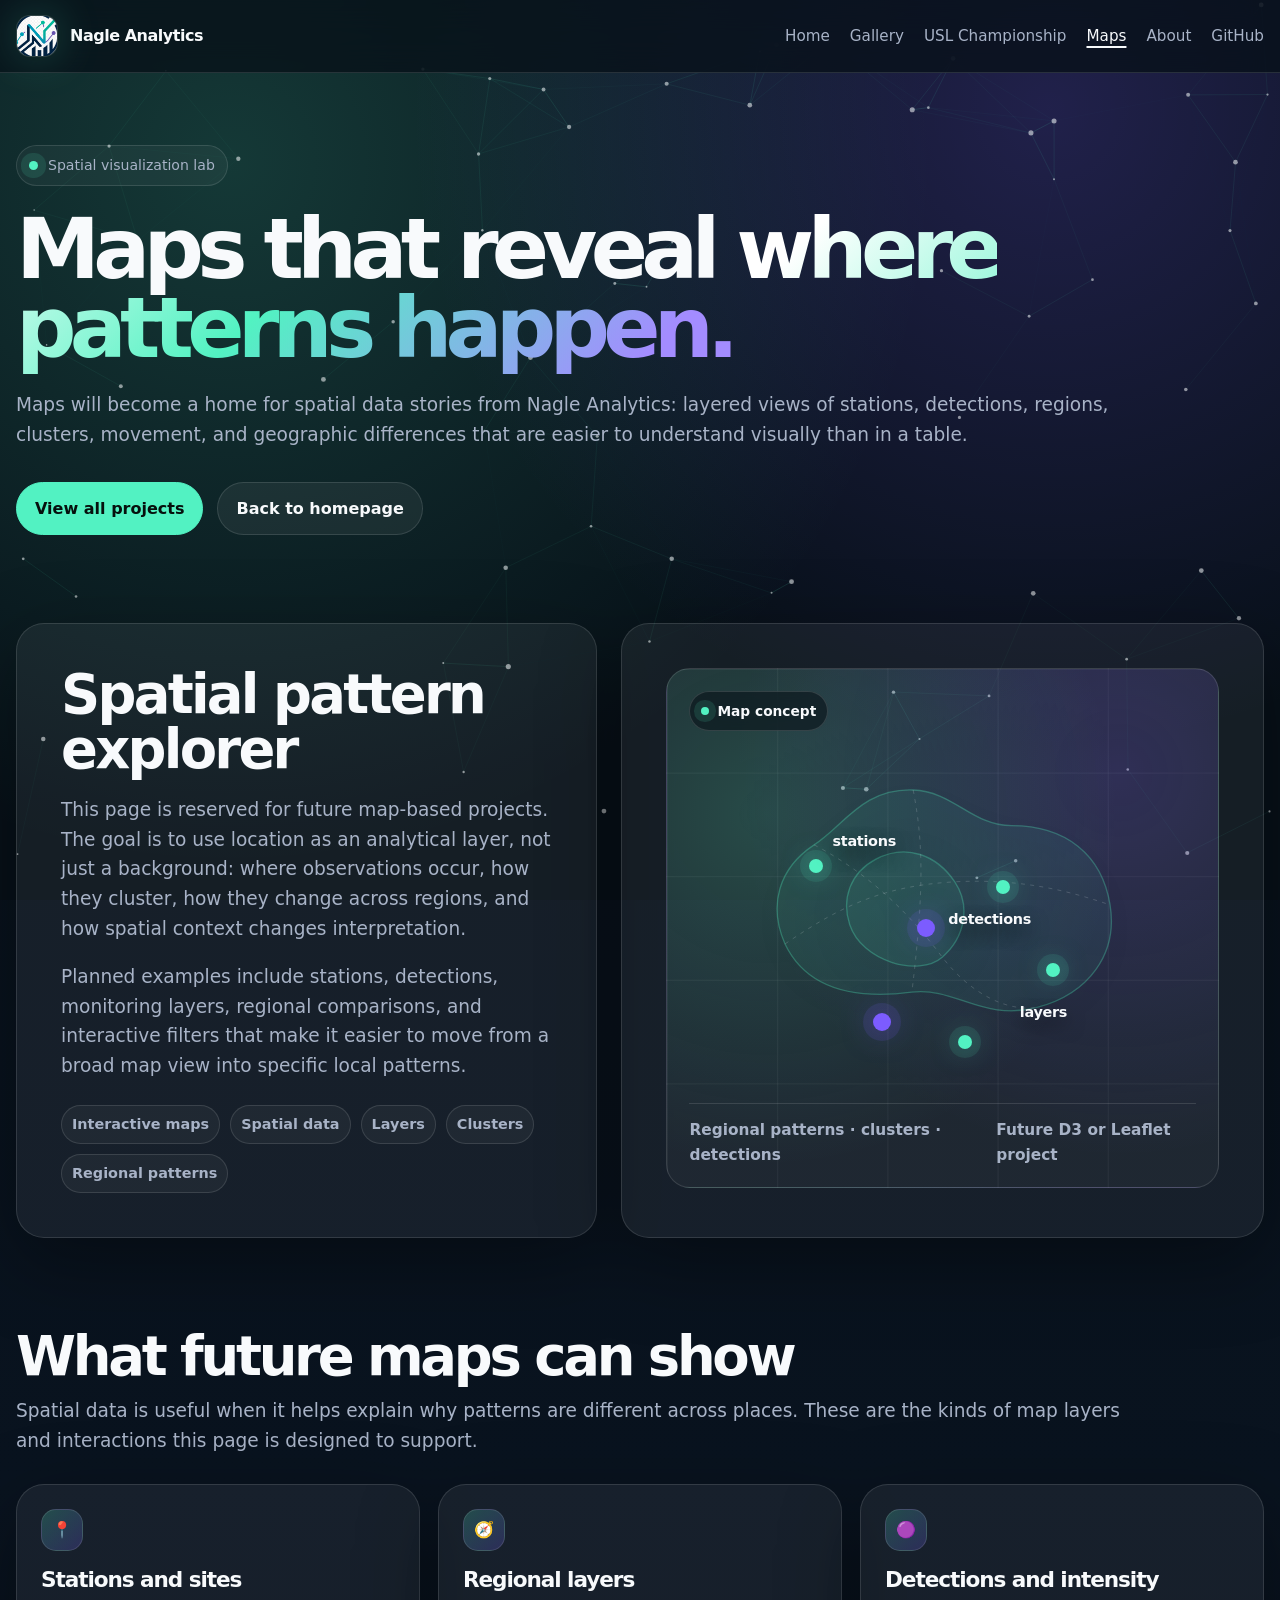
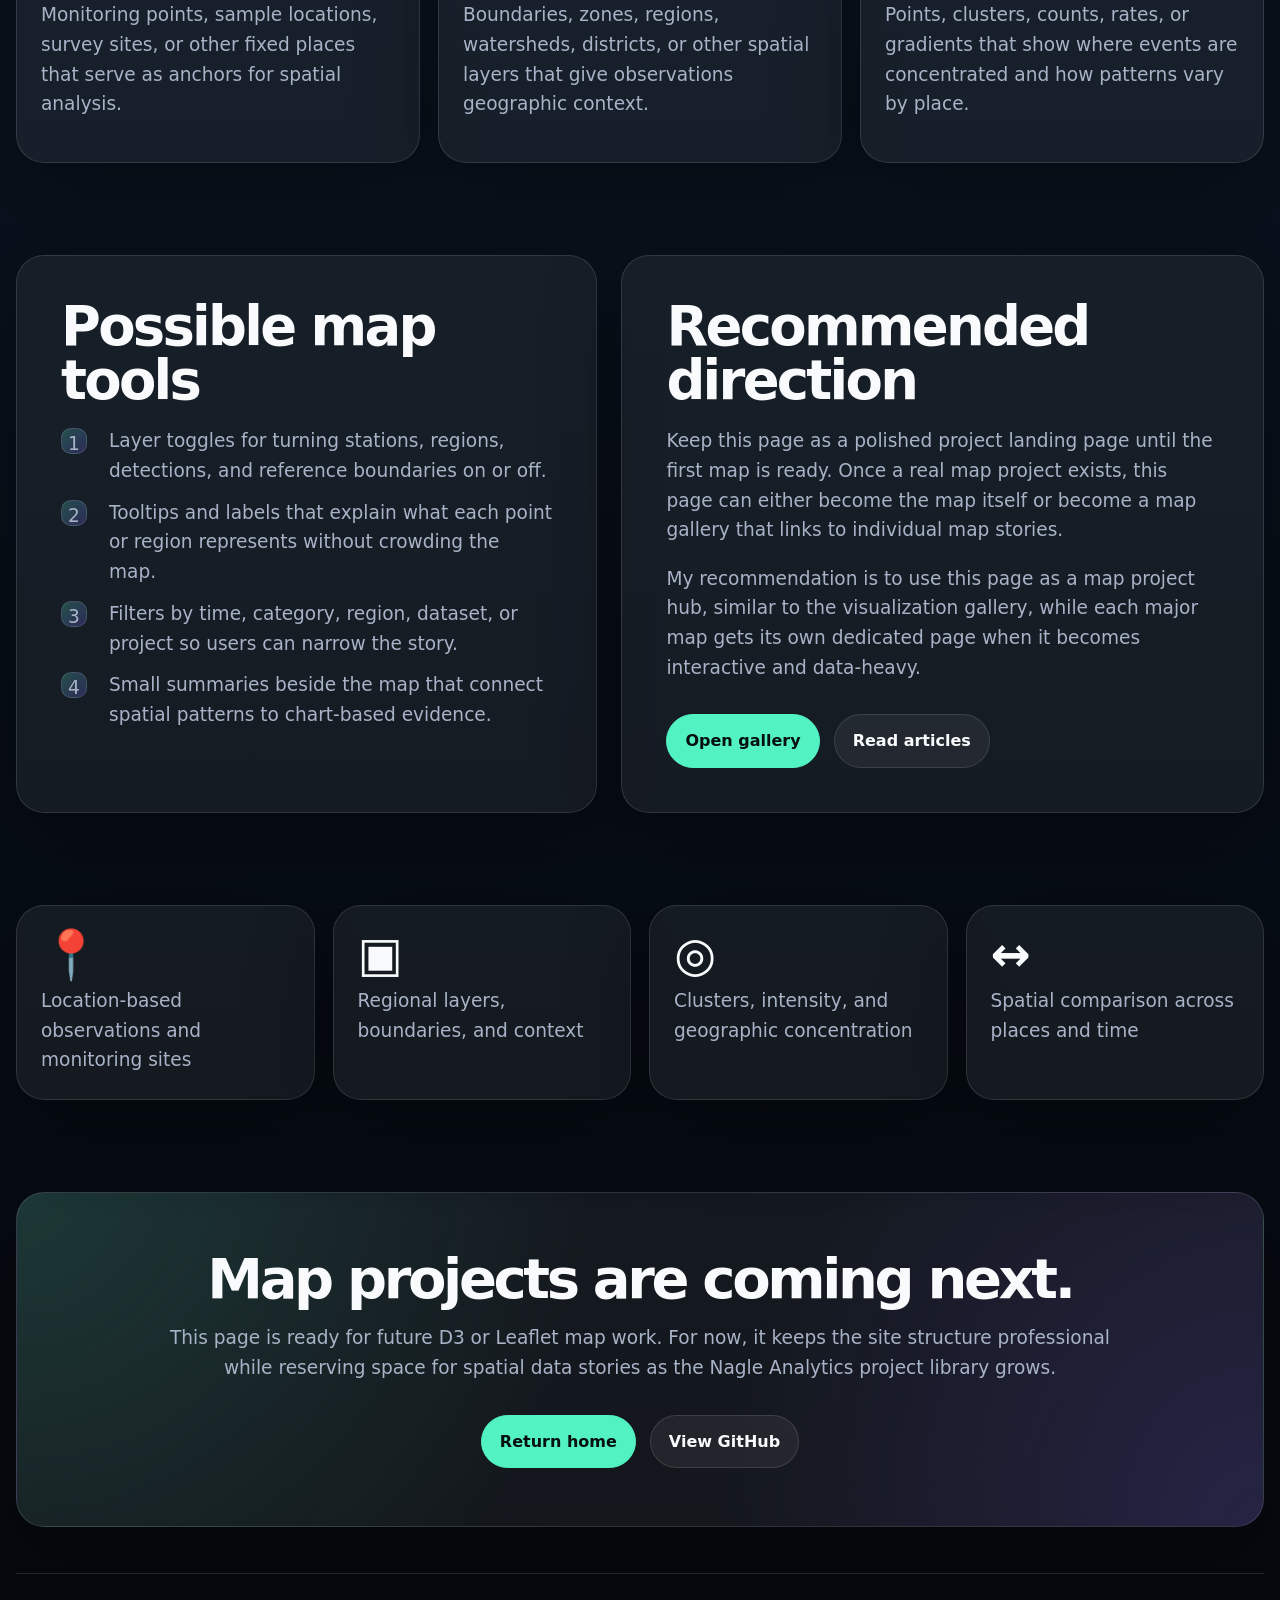
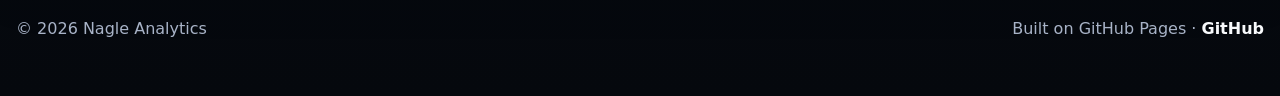
<file: maps.html>
<!DOCTYPE html>
<html lang="en">
<head>
  <meta charset="UTF-8" />
  <meta name="viewport" content="width=device-width, initial-scale=1.0" />

  <title>Maps | Nagle Analytics</title>

  <meta
    name="description"
    content="Maps and spatial visualization projects from Nagle Analytics, including planned interactive maps, layers, detections, stations, and spatial data stories."
  />

  <link rel="stylesheet" href="assets/css/site.css" />

  <style>
    :root {
      --bg: #071018;
      --bg-card: rgba(255, 255, 255, 0.06);
      --bg-card-strong: rgba(255, 255, 255, 0.1);
      --text: #f8fafc;
      --muted: #a8b3c7;
      --accent: #52f2c2;
      --accent-2: #7c5cff;
      --line: rgba(255, 255, 255, 0.12);
      --shadow: 0 24px 80px rgba(0, 0, 0, 0.35);
      --radius-lg: 28px;
      --radius-md: 18px;
      --max-width: 1280px;
      --body-size: clamp(1.08rem, 1.45vw, 1.35rem);
    }

    * {
      box-sizing: border-box;
    }

    html {
      scroll-behavior: smooth;
    }

    body {
      margin: 0;
      font-family: Inter, ui-sans-serif, system-ui, -apple-system, BlinkMacSystemFont, "Segoe UI", sans-serif;
      background:
        radial-gradient(circle at top left, rgba(82, 242, 194, 0.16), transparent 34rem),
        radial-gradient(circle at top right, rgba(124, 92, 255, 0.22), transparent 38rem),
        linear-gradient(180deg, #071018 0%, #09131f 45%, #05080d 100%);
      color: var(--text);
      line-height: 1.6;
    }

    a {
      color: inherit;
      text-decoration: none;
    }

    .dynamic-bg {
      position: fixed;
      inset: 0;
      z-index: -2;
      width: 100%;
      height: 100%;
      background: #071018;
    }

    .page {
      position: relative;
      z-index: 1;
      overflow: hidden;
    }

    .nav {
      position: sticky;
      top: 0;
      z-index: 50;
      backdrop-filter: blur(18px);
      background: rgba(7, 16, 24, 0.76);
      border-bottom: 1px solid var(--line);
    }

    .nav-inner {
      width: min(100% - 32px, var(--max-width));
      margin: 0 auto;
      min-height: 72px;
      display: flex;
      align-items: center;
      justify-content: space-between;
      gap: 24px;
    }

    .nav-links {
      display: flex;
      align-items: center;
      gap: 20px;
      color: var(--muted);
      font-size: 0.95rem;
    }

    .nav-links a:hover,
    .nav-links a[aria-current="page"] {
      color: var(--text);
    }

    .hero,
    section,
    footer {
      width: min(100% - 32px, var(--max-width));
      margin: 0 auto;
    }

    .hero {
      padding: 72px 0 42px;
    }

    .eyebrow {
      display: inline-flex;
      align-items: center;
      gap: 10px;
      padding: 8px 12px;
      border: 1px solid var(--line);
      border-radius: 999px;
      color: var(--muted);
      background: rgba(255, 255, 255, 0.04);
      font-size: 0.88rem;
    }

    .pulse {
      width: 9px;
      height: 9px;
      border-radius: 99px;
      background: var(--accent);
      box-shadow: 0 0 0 8px rgba(82, 242, 194, 0.12);
    }

    h1 {
      max-width: 1160px;
      margin: 24px 0 22px;
      font-size: clamp(3rem, 6.6vw, 6rem);
      line-height: 0.94;
      letter-spacing: -0.08em;
    }

    .gradient-text {
      background: linear-gradient(135deg, #ffffff 10%, #52f2c2 50%, #a38cff 90%);
      -webkit-background-clip: text;
      background-clip: text;
      color: transparent;
    }

    .hero-copy,
    .section-heading p,
    .panel p,
    .card p,
    .metric span,
    .legend-note,
    .cta p {
      color: var(--muted);
      font-size: var(--body-size);
    }

    .hero-copy {
      max-width: 1120px;
      margin: 0;
    }

    .hero-actions {
      margin-top: 32px;
      display: flex;
      flex-wrap: wrap;
      gap: 14px;
    }

    .button {
      display: inline-flex;
      align-items: center;
      justify-content: center;
      gap: 10px;
      padding: 13px 18px;
      border-radius: 999px;
      border: 1px solid var(--line);
      font-weight: 800;
      transition: transform 180ms ease, border-color 180ms ease, background 180ms ease;
    }

    .button:hover {
      transform: translateY(-2px);
      border-color: rgba(255, 255, 255, 0.32);
    }

    .button.primary {
      color: #06100d;
      background: var(--accent);
      border-color: var(--accent);
    }

    .button.secondary {
      color: var(--text);
      background: rgba(255, 255, 255, 0.06);
    }

    section {
      padding: 46px 0;
    }

    .section-heading {
      max-width: 1120px;
      margin-bottom: 28px;
    }

    .section-heading h2 {
      margin: 0 0 12px;
      font-size: clamp(2rem, 4.6vw, 3.4rem);
      line-height: 1;
      letter-spacing: -0.06em;
    }

    .section-heading p {
      margin: 0;
    }

    .grid-two {
      display: grid;
      grid-template-columns: 0.95fr 1.05fr;
      gap: 24px;
      align-items: stretch;
    }

    .panel,
    .card,
    .metric,
    .cta {
      border: 1px solid var(--line);
      background: var(--bg-card);
      border-radius: var(--radius-lg);
      box-shadow: var(--shadow);
    }

    .panel {
      padding: clamp(28px, 4vw, 44px);
    }

    .panel h2,
    .panel h3,
    .card h3 {
      margin-top: 0;
      letter-spacing: -0.05em;
      line-height: 1;
    }

    .panel h2 {
      font-size: clamp(2rem, 5vw, 3.4rem);
      margin-bottom: 18px;
    }

    .panel h3 {
      font-size: clamp(1.5rem, 3vw, 2.2rem);
      margin-bottom: 14px;
    }

    .panel p,
    .card p {
      margin-top: 0;
    }

    .map-preview {
      position: relative;
      min-height: 520px;
      border-radius: 24px;
      overflow: hidden;
      border: 1px solid rgba(255,255,255,0.12);
      background:
        radial-gradient(circle at 18% 28%, rgba(82, 242, 194, 0.18), transparent 22rem),
        radial-gradient(circle at 82% 20%, rgba(124, 92, 255, 0.20), transparent 24rem),
        linear-gradient(rgba(255,255,255,0.055) 1px, transparent 1px),
        linear-gradient(90deg, rgba(255,255,255,0.055) 1px, transparent 1px),
        rgba(255,255,255,0.035);
      background-size: auto, auto, 100% 20%, 20% 100%, auto;
    }

    .map-shape {
      position: absolute;
      inset: 9% 8% 12%;
      opacity: 0.88;
    }

    .map-region {
      fill: rgba(82, 242, 194, 0.08);
      stroke: rgba(82, 242, 194, 0.34);
      stroke-width: 2;
      filter: drop-shadow(0 16px 34px rgba(0, 0, 0, 0.28));
    }

    .map-line {
      fill: none;
      stroke: rgba(248, 250, 252, 0.20);
      stroke-width: 1.4;
      stroke-dasharray: 6 8;
    }

    .map-point {
      position: absolute;
      width: 14px;
      height: 14px;
      border-radius: 999px;
      background: var(--accent);
      box-shadow: 0 0 0 9px rgba(82, 242, 194, 0.10), 0 0 26px rgba(82, 242, 194, 0.55);
      transform: translate(-50%, -50%);
    }

    .map-point.hot {
      width: 18px;
      height: 18px;
      background: var(--accent-2);
      box-shadow: 0 0 0 10px rgba(124, 92, 255, 0.12), 0 0 30px rgba(124, 92, 255, 0.55);
    }

    .map-label {
      position: absolute;
      color: var(--text);
      font-size: 0.9rem;
      font-weight: 900;
      letter-spacing: -0.02em;
      text-shadow: 0 8px 18px rgba(0,0,0,0.6);
    }

    .map-badge {
      position: absolute;
      top: 22px;
      left: 22px;
      display: inline-flex;
      align-items: center;
      gap: 8px;
      border: 1px solid rgba(255,255,255,0.14);
      background: rgba(7, 16, 24, 0.58);
      color: var(--text);
      padding: 8px 11px;
      border-radius: 999px;
      font-size: 0.86rem;
      font-weight: 800;
      backdrop-filter: blur(14px);
    }

    .map-badge::before {
      content: "";
      width: 8px;
      height: 8px;
      border-radius: 999px;
      background: var(--accent);
      box-shadow: 0 0 0 7px rgba(82, 242, 194, 0.12);
    }

    .map-caption {
      position: absolute;
      left: 22px;
      right: 22px;
      bottom: 20px;
      display: flex;
      justify-content: space-between;
      gap: 18px;
      color: var(--muted);
      font-size: 0.96rem;
      font-weight: 800;
      border-top: 1px solid rgba(255,255,255,0.12);
      padding-top: 14px;
    }

    .card-grid,
    .metric-grid {
      display: grid;
      gap: 18px;
    }

    .card-grid {
      grid-template-columns: repeat(3, 1fr);
    }

    .metric-grid {
      grid-template-columns: repeat(4, 1fr);
    }

    .card,
    .metric {
      padding: 24px;
      transition: transform 180ms ease, background 180ms ease, border-color 180ms ease;
    }

    .card:hover,
    .metric:hover {
      transform: translateY(-4px);
      background: var(--bg-card-strong);
      border-color: rgba(255,255,255,0.25);
    }

    .card-icon {
      width: 42px;
      height: 42px;
      border-radius: 15px;
      background: linear-gradient(135deg, rgba(82,242,194,0.22), rgba(124,92,255,0.22));
      border: 1px solid var(--line);
      display: grid;
      place-items: center;
      margin-bottom: 18px;
    }

    .card h3 {
      margin: 0 0 10px;
      font-size: 1.35rem;
    }

    .metric strong {
      display: block;
      font-size: clamp(2rem, 5vw, 3rem);
      line-height: 1;
      letter-spacing: -0.07em;
      color: var(--text);
      margin-bottom: 8px;
    }

    .legend-list {
      display: grid;
      gap: 12px;
      margin: 0;
      padding: 0;
      list-style: none;
    }

    .legend-list li {
      display: grid;
      grid-template-columns: 36px 1fr;
      gap: 12px;
      align-items: start;
      color: var(--muted);
      font-size: var(--body-size);
    }

    .legend-key {
      width: 26px;
      height: 26px;
      border-radius: 10px;
      display: grid;
      place-items: center;
      margin-top: 2px;
      background: linear-gradient(135deg, rgba(82,242,194,0.24), rgba(124,92,255,0.24));
      border: 1px solid var(--line);
    }

    .tag-list {
      display: flex;
      flex-wrap: wrap;
      gap: 10px;
      margin-top: 24px;
    }

    .tag {
      padding: 7px 10px;
      border-radius: 999px;
      border: 1px solid var(--line);
      color: var(--muted);
      background: rgba(255,255,255,0.04);
      font-size: 0.9rem;
      font-weight: 700;
    }

    .cta {
      text-align: center;
      padding: 58px 30px;
      background:
        radial-gradient(circle at top left, rgba(82, 242, 194, 0.14), transparent 36rem),
        radial-gradient(circle at bottom right, rgba(124, 92, 255, 0.18), transparent 34rem),
        rgba(255, 255, 255, 0.06);
    }

    .cta h2 {
      margin: 0 auto 16px;
      max-width: 900px;
      font-size: clamp(2rem, 5vw, 3.5rem);
      line-height: 1;
      letter-spacing: -0.06em;
    }

    .cta p {
      max-width: 960px;
      margin: 0 auto 28px;
    }

    footer {
      padding: 42px 0 54px;
      color: var(--muted);
      border-top: 1px solid var(--line);
      display: flex;
      justify-content: space-between;
      gap: 20px;
      flex-wrap: wrap;
    }

    footer a {
      color: var(--text);
      font-weight: 700;
    }

    @media (max-width: 1000px) {
      .grid-two,
      .card-grid,
      .metric-grid {
        grid-template-columns: 1fr;
      }

      .hero {
        padding-top: 54px;
      }
    }

    @media (max-width: 760px) {
      .nav-inner {
        min-height: auto;
        padding: 16px 0;
        flex-wrap: wrap;
      }

      .nav-links {
        width: 100%;
        justify-content: flex-start;
        flex-wrap: wrap;
        gap: 14px;
      }

      .hero,
      section,
      footer {
        width: min(100% - 24px, var(--max-width));
      }

      .map-preview {
        min-height: 360px;
      }

      .map-caption {
        flex-direction: column;
      }
    }

    @media (prefers-reduced-motion: reduce) {
      *,
      *::before,
      *::after {
        animation-duration: 0.01ms !important;
        animation-iteration-count: 1 !important;
        scroll-behavior: auto !important;
        transition-duration: 0.01ms !important;
      }
    }
  </style>
</head>

<body>
  <a class="skip-link" href="#main-content">Skip to main content</a>
  <canvas class="dynamic-bg" id="dynamic-bg" aria-hidden="true"></canvas>

  <div class="page">
    <header class="nav">
      <div class="nav-inner">
        <a class="brand" href="index.html" aria-label="Nagle Analytics home">
          <span class="brand-mark" aria-hidden="true">
            <img
              src="assets/brand/nagle-analytics-mark-transparent.png"
              alt=""
              loading="eager"
            />
          </span>
          <span>Nagle Analytics</span>
        </a>

        <nav class="nav-links" aria-label="Main navigation">
          <a href="index.html">Home</a>
          <a href="viz-gallery.html">Gallery</a>
          <a href="usl-cup-tracker.html">USL Championship</a>
          <a href="maps.html" aria-current="page">Maps</a>
          <a href="about.html">About</a>
          <a href="https://github.com/nagle-analytics" target="_blank" rel="noopener">GitHub</a>
        </nav>
      </div>
    </header>

    <main id="main-content">
      <section class="hero">
        <span class="eyebrow">
          <span class="pulse" aria-hidden="true"></span>
          Spatial visualization lab
        </span>

        <h1>
          Maps that reveal <span class="gradient-text">where patterns happen.</span>
        </h1>

        <p class="hero-copy">
          Maps will become a home for spatial data stories from Nagle Analytics: layered views of stations, detections, regions, clusters, movement, and geographic differences that are easier to understand visually than in a table.
        </p>

        <div class="hero-actions">
          <a class="button primary" href="viz-gallery.html">View all projects</a>
          <a class="button secondary" href="index.html">Back to homepage</a>
        </div>
      </section>

      <section>
        <div class="grid-two">
          <div class="panel">
            <h2>Spatial pattern explorer</h2>
            <p>
              This page is reserved for future map-based projects. The goal is to use location as an analytical layer, not just a background: where observations occur, how they cluster, how they change across regions, and how spatial context changes interpretation.
            </p>
            <p>
              Planned examples include stations, detections, monitoring layers, regional comparisons, and interactive filters that make it easier to move from a broad map view into specific local patterns.
            </p>
            <div class="tag-list">
              <span class="tag">Interactive maps</span>
              <span class="tag">Spatial data</span>
              <span class="tag">Layers</span>
              <span class="tag">Clusters</span>
              <span class="tag">Regional patterns</span>
            </div>
          </div>

          <div class="panel">
            <div class="map-preview" aria-label="Preview of a future interactive map visualization">
              <span class="map-badge">Map concept</span>

              <svg class="map-shape" viewBox="0 0 700 520" aria-hidden="true">
                <path class="map-region" d="M112,345 C86,286 103,230 156,195 C201,166 230,109 306,112 C367,114 395,166 455,166 C537,166 592,210 604,286 C616,360 572,420 494,441 C412,463 370,410 304,418 C219,429 145,414 112,345 Z" />
                <path class="map-region" d="M210,316 C197,277 211,237 249,217 C296,192 342,211 369,251 C393,287 385,335 350,365 C314,396 228,371 210,316 Z" />
                <path class="map-line" d="M112,345 C190,292 256,257 369,251 C462,246 535,262 604,286" />
                <path class="map-line" d="M156,195 C238,238 298,296 350,365 C394,422 450,448 494,441" />
                <path class="map-line" d="M306,112 C320,186 324,253 304,418" />
              </svg>

              <span class="map-point" style="left: 27%; top: 38%;"></span>
              <span class="map-point hot" style="left: 47%; top: 50%;"></span>
              <span class="map-point" style="left: 61%; top: 42%;"></span>
              <span class="map-point" style="left: 70%; top: 58%;"></span>
              <span class="map-point hot" style="left: 39%; top: 68%;"></span>
              <span class="map-point" style="left: 54%; top: 72%;"></span>

              <span class="map-label" style="left: 30%; top: 31%;">stations</span>
              <span class="map-label" style="left: 51%; top: 46%;">detections</span>
              <span class="map-label" style="left: 64%; top: 64%;">layers</span>

              <div class="map-caption">
                <span>Regional patterns · clusters · detections</span>
                <span>Future D3 or Leaflet project</span>
              </div>
            </div>
          </div>
        </div>
      </section>

      <section>
        <div class="section-heading">
          <h2>What future maps can show</h2>
          <p>
            Spatial data is useful when it helps explain why patterns are different across places. These are the kinds of map layers and interactions this page is designed to support.
          </p>
        </div>

        <div class="card-grid">
          <article class="card">
            <div class="card-icon">📍</div>
            <h3>Stations and sites</h3>
            <p>
              Monitoring points, sample locations, survey sites, or other fixed places that serve as anchors for spatial analysis.
            </p>
          </article>

          <article class="card">
            <div class="card-icon">🧭</div>
            <h3>Regional layers</h3>
            <p>
              Boundaries, zones, regions, watersheds, districts, or other spatial layers that give observations geographic context.
            </p>
          </article>

          <article class="card">
            <div class="card-icon">🟣</div>
            <h3>Detections and intensity</h3>
            <p>
              Points, clusters, counts, rates, or gradients that show where events are concentrated and how patterns vary by place.
            </p>
          </article>
        </div>
      </section>

      <section>
        <div class="grid-two">
          <div class="panel">
            <h2>Possible map tools</h2>
            <ul class="legend-list">
              <li>
                <span class="legend-key">1</span>
                <span>Layer toggles for turning stations, regions, detections, and reference boundaries on or off.</span>
              </li>
              <li>
                <span class="legend-key">2</span>
                <span>Tooltips and labels that explain what each point or region represents without crowding the map.</span>
              </li>
              <li>
                <span class="legend-key">3</span>
                <span>Filters by time, category, region, dataset, or project so users can narrow the story.</span>
              </li>
              <li>
                <span class="legend-key">4</span>
                <span>Small summaries beside the map that connect spatial patterns to chart-based evidence.</span>
              </li>
            </ul>
          </div>

          <div class="panel">
            <h2>Recommended direction</h2>
            <p>
              Keep this page as a polished project landing page until the first map is ready. Once a real map project exists, this page can either become the map itself or become a map gallery that links to individual map stories.
            </p>
            <p>
              My recommendation is to use this page as a map project hub, similar to the visualization gallery, while each major map gets its own dedicated page when it becomes interactive and data-heavy.
            </p>
            <div class="hero-actions">
              <a class="button primary" href="viz-gallery.html">Open gallery</a>
              <a class="button secondary" href="articles.html">Read articles</a>
            </div>
          </div>
        </div>
      </section>

      <section>
        <div class="metric-grid">
          <div class="metric">
            <strong>📍</strong>
            <span>Location-based observations and monitoring sites</span>
          </div>
          <div class="metric">
            <strong>▣</strong>
            <span>Regional layers, boundaries, and context</span>
          </div>
          <div class="metric">
            <strong>◎</strong>
            <span>Clusters, intensity, and geographic concentration</span>
          </div>
          <div class="metric">
            <strong>↔</strong>
            <span>Spatial comparison across places and time</span>
          </div>
        </div>
      </section>

      <section>
        <div class="cta">
          <h2>Map projects are coming next.</h2>
          <p>
            This page is ready for future D3 or Leaflet map work. For now, it keeps the site structure professional while reserving space for spatial data stories as the Nagle Analytics project library grows.
          </p>
          <div class="hero-actions" style="justify-content:center;">
            <a class="button primary" href="index.html">Return home</a>
            <a class="button secondary" href="https://github.com/nagle-analytics" target="_blank" rel="noopener">View GitHub</a>
          </div>
        </div>
      </section>
    </main>

    <footer>
      <span>© <span id="year"></span> Nagle Analytics</span>
      <span>
        Built on GitHub Pages ·
        <a href="https://github.com/nagle-analytics" target="_blank" rel="noopener">GitHub</a>
      </span>
    </footer>
  </div>

  <script>
    document.getElementById("year").textContent = new Date().getFullYear();

    const canvas = document.getElementById("dynamic-bg");
    const ctx = canvas.getContext("2d");
    const reduceMotion = window.matchMedia("(prefers-reduced-motion: reduce)").matches;

    let width;
    let height;
    let particles = [];

    const maxDistance = 150;

    function resizeCanvas() {
      width = canvas.width = window.innerWidth;
      height = canvas.height = window.innerHeight;
    }

    function createParticles() {
      const particleCount = window.innerWidth < 700 ? 34 : 72;

      particles = [];

      for (let i = 0; i < particleCount; i++) {
        particles.push({
          x: Math.random() * width,
          y: Math.random() * height,
          vx: (Math.random() - 0.5) * 0.35,
          vy: (Math.random() - 0.5) * 0.35,
          radius: Math.random() * 1.8 + 0.8
        });
      }
    }

    function drawBackgroundGlow() {
      const gradientOne = ctx.createRadialGradient(
        width * 0.18,
        height * 0.18,
        0,
        width * 0.18,
        height * 0.18,
        width * 0.55
      );

      gradientOne.addColorStop(0, "rgba(82, 242, 194, 0.18)");
      gradientOne.addColorStop(1, "rgba(82, 242, 194, 0)");

      const gradientTwo = ctx.createRadialGradient(
        width * 0.82,
        height * 0.12,
        0,
        width * 0.82,
        height * 0.12,
        width * 0.5
      );

      gradientTwo.addColorStop(0, "rgba(124, 92, 255, 0.22)");
      gradientTwo.addColorStop(1, "rgba(124, 92, 255, 0)");

      ctx.fillStyle = "#071018";
      ctx.fillRect(0, 0, width, height);

      ctx.fillStyle = gradientOne;
      ctx.fillRect(0, 0, width, height);

      ctx.fillStyle = gradientTwo;
      ctx.fillRect(0, 0, width, height);
    }

    function drawParticles() {
      for (let i = 0; i < particles.length; i++) {
        const p = particles[i];

        p.x += p.vx;
        p.y += p.vy;

        if (p.x < 0 || p.x > width) p.vx *= -1;
        if (p.y < 0 || p.y > height) p.vy *= -1;

        ctx.beginPath();
        ctx.arc(p.x, p.y, p.radius, 0, Math.PI * 2);
        ctx.fillStyle = "rgba(248, 250, 252, 0.55)";
        ctx.fill();
      }
    }

    function drawConnections() {
      for (let i = 0; i < particles.length; i++) {
        for (let j = i + 1; j < particles.length; j++) {
          const dx = particles[i].x - particles[j].x;
          const dy = particles[i].y - particles[j].y;
          const distance = Math.sqrt(dx * dx + dy * dy);

          if (distance < maxDistance) {
            const opacity = 1 - distance / maxDistance;

            ctx.beginPath();
            ctx.moveTo(particles[i].x, particles[i].y);
            ctx.lineTo(particles[j].x, particles[j].y);
            ctx.strokeStyle = `rgba(82, 242, 194, ${opacity * 0.14})`;
            ctx.lineWidth = 1;
            ctx.stroke();
          }
        }
      }
    }

    function animate() {
      drawBackgroundGlow();
      drawConnections();
      drawParticles();

      if (!reduceMotion) {
        requestAnimationFrame(animate);
      }
    }

    window.addEventListener("resize", () => {
      resizeCanvas();
      createParticles();
      drawBackgroundGlow();
    });

    resizeCanvas();
    createParticles();
    animate();
  </script>
</body>
</html>
</file>
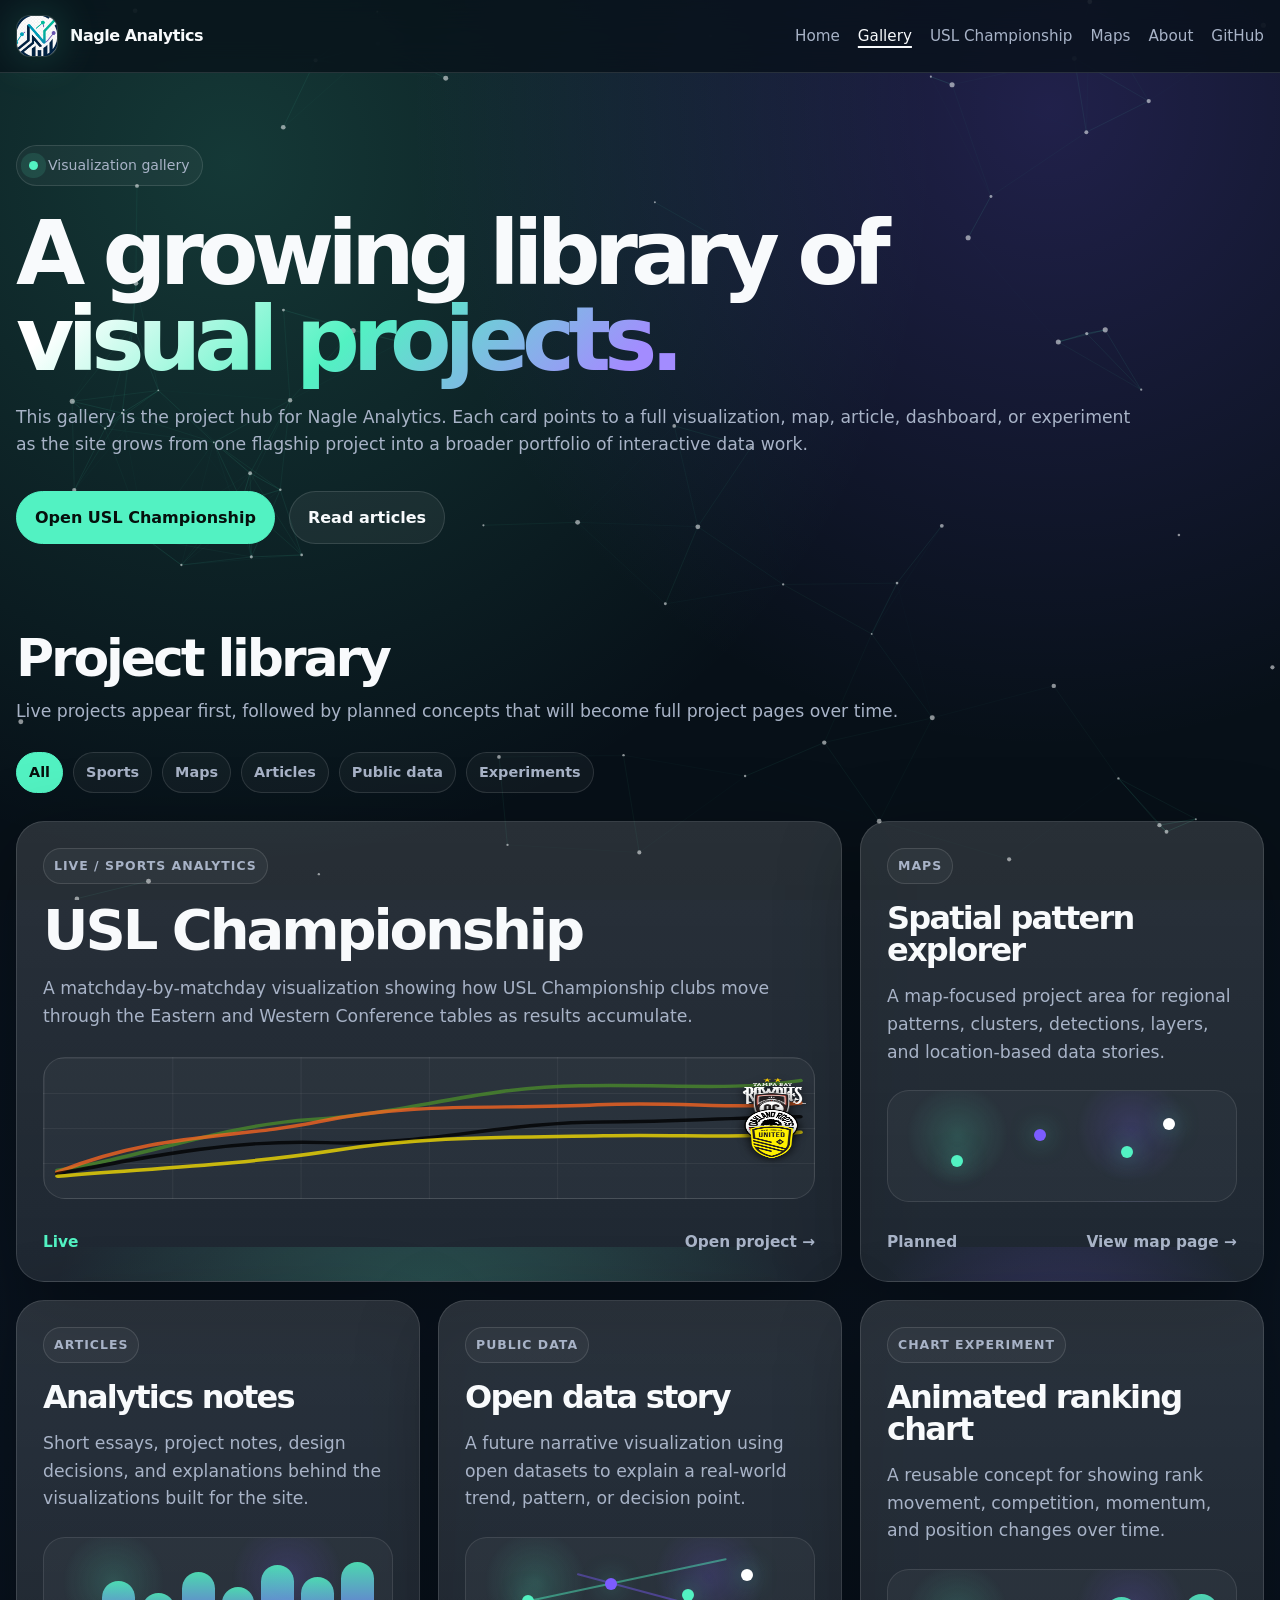
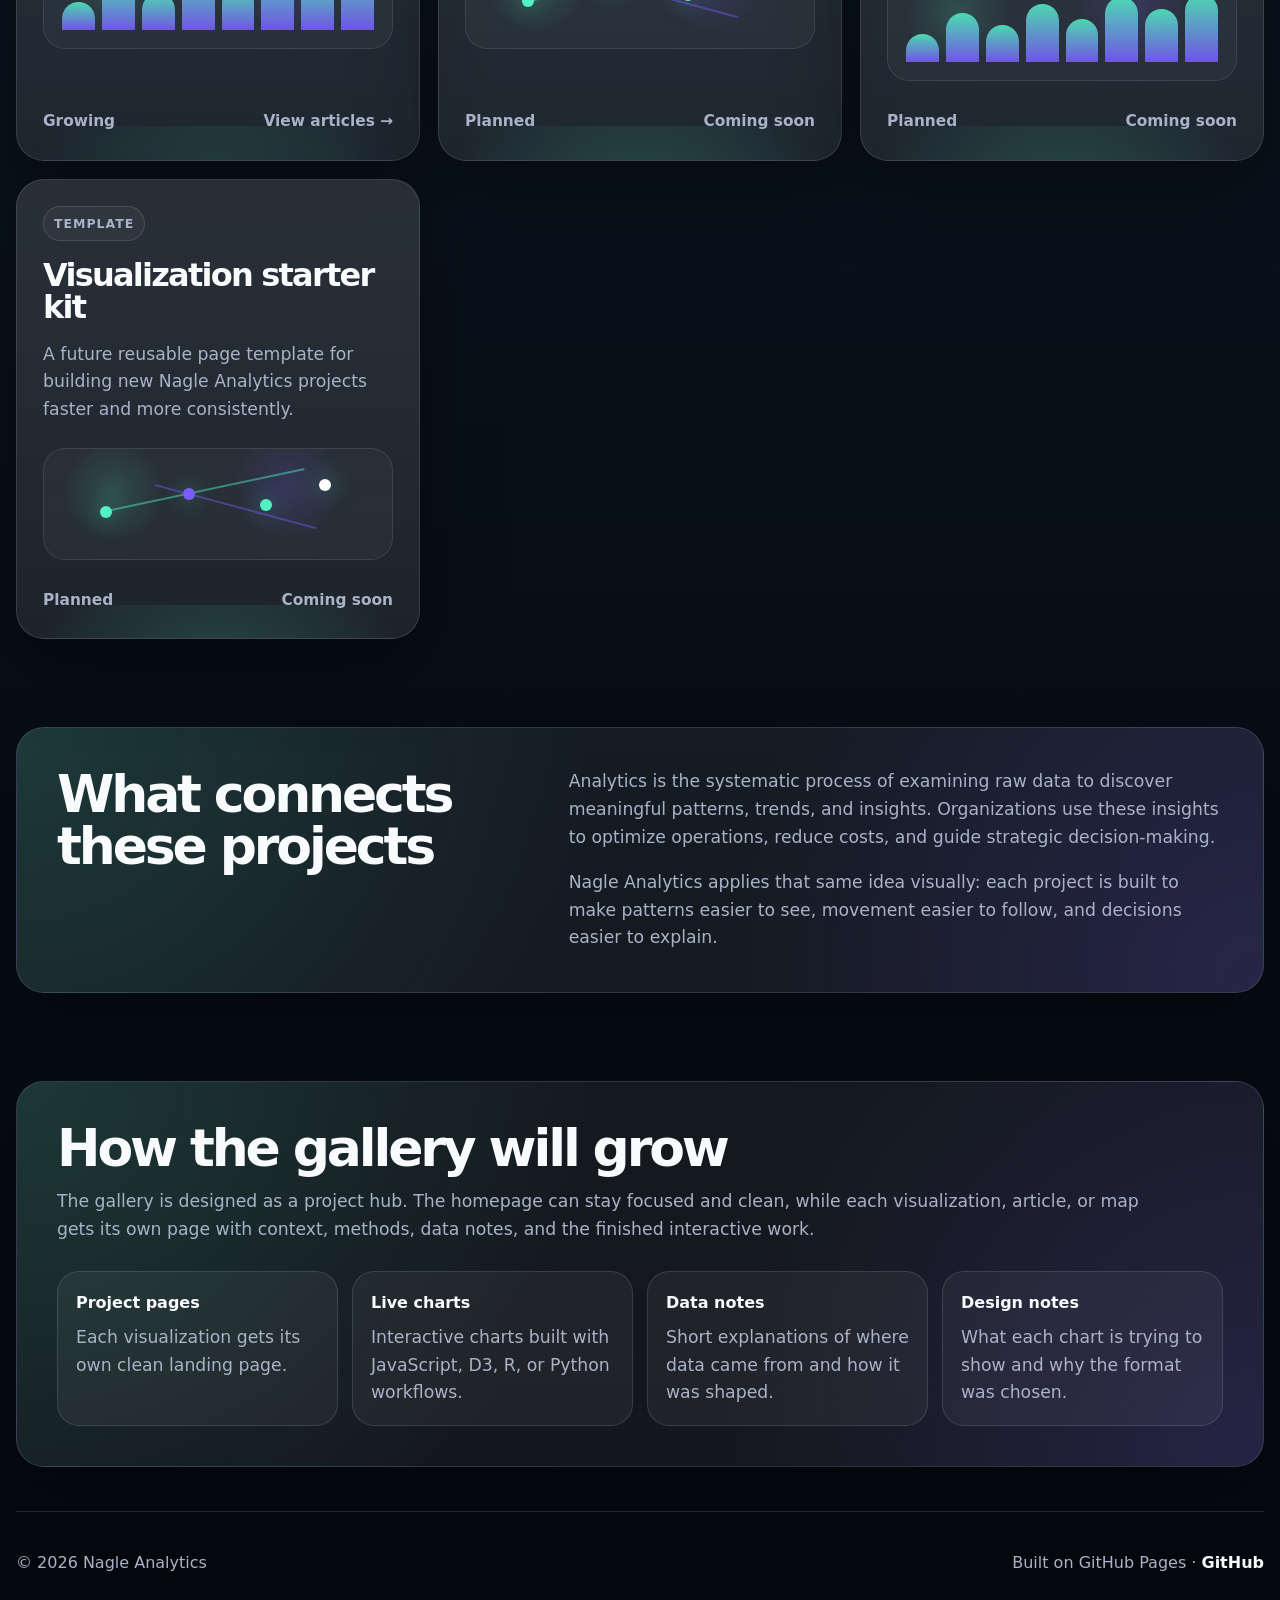
<file: viz-gallery.html>
<!DOCTYPE html>
<html lang="en">
<head>
  <meta charset="UTF-8" />
  <meta name="viewport" content="width=device-width, initial-scale=1.0" />

  <title>Gallery | Nagle Analytics</title>

  <meta
    name="description"
    content="Visualization gallery for Nagle Analytics, featuring sports analytics, maps, public data stories, interactive charts, and visual experiments."
  />

  <link rel="stylesheet" href="assets/css/site.css" />

  <style>
    :root {
      --bg: #071018;
      --bg-card: rgba(255, 255, 255, 0.06);
      --bg-card-strong: rgba(255, 255, 255, 0.1);
      --text: #f8fafc;
      --muted: #a8b3c7;
      --accent: #52f2c2;
      --accent-2: #7c5cff;
      --line: rgba(255, 255, 255, 0.12);
      --shadow: 0 24px 80px rgba(0, 0, 0, 0.35);
      --radius-lg: 28px;
      --radius-md: 18px;
      --max-width: 1280px;
      --copy-size: clamp(1.08rem, 1.35vw, 1.24rem);
    }

    * {
      box-sizing: border-box;
    }

    html {
      scroll-behavior: smooth;
    }

    body {
      margin: 0;
      font-family: Inter, ui-sans-serif, system-ui, -apple-system, BlinkMacSystemFont, "Segoe UI", sans-serif;
      background:
        radial-gradient(circle at top left, rgba(82, 242, 194, 0.16), transparent 34rem),
        radial-gradient(circle at top right, rgba(124, 92, 255, 0.22), transparent 38rem),
        linear-gradient(180deg, #071018 0%, #09131f 45%, #05080d 100%);
      color: var(--text);
      line-height: 1.6;
    }

    a {
      color: inherit;
      text-decoration: none;
    }

    .dynamic-bg {
      position: fixed;
      inset: 0;
      z-index: -2;
      width: 100%;
      height: 100%;
      background: #071018;
    }

    .page {
      position: relative;
      z-index: 1;
      overflow: hidden;
    }

    .nav {
      position: sticky;
      top: 0;
      z-index: 50;
      backdrop-filter: blur(18px);
      background: rgba(7, 16, 24, 0.76);
      border-bottom: 1px solid var(--line);
    }

    .nav-inner {
      width: min(100% - 32px, var(--max-width));
      margin: 0 auto;
      min-height: 72px;
      display: flex;
      align-items: center;
      justify-content: space-between;
      gap: 24px;
    }

    .nav-links {
      display: flex;
      align-items: center;
      justify-content: flex-end;
      flex-wrap: wrap;
      gap: 18px;
      color: var(--muted);
      font-size: 0.95rem;
    }

    .nav-links a:hover,
    .nav-links a[aria-current="page"] {
      color: var(--text);
    }

    .hero {
      width: min(100% - 32px, var(--max-width));
      margin: 0 auto;
      padding: 72px 0 44px;
    }

    .eyebrow {
      display: inline-flex;
      align-items: center;
      gap: 10px;
      padding: 8px 12px;
      border: 1px solid var(--line);
      border-radius: 999px;
      color: var(--muted);
      background: rgba(255, 255, 255, 0.04);
      font-size: 0.88rem;
    }

    .pulse {
      width: 9px;
      height: 9px;
      border-radius: 99px;
      background: var(--accent);
      box-shadow: 0 0 0 8px rgba(82, 242, 194, 0.12);
    }

    h1 {
      max-width: 1120px;
      margin: 24px 0 22px;
      font-size: clamp(3rem, 7vw, 5.7rem);
      line-height: 0.96;
      letter-spacing: -0.078em;
    }

    .gradient-text {
      background: linear-gradient(135deg, #ffffff 10%, #52f2c2 50%, #a38cff 90%);
      -webkit-background-clip: text;
      background-clip: text;
      color: transparent;
    }

    .hero-copy,
    .section-copy,
    .project-card p,
    .roadmap p,
    .roadmap-item span,
    .definition p {
      color: var(--muted);
      font-size: var(--copy-size);
    }

    .hero-copy {
      max-width: 1120px;
      margin: 0;
    }

    .hero-actions {
      margin-top: 32px;
      display: flex;
      flex-wrap: wrap;
      gap: 14px;
    }

    .button {
      display: inline-flex;
      align-items: center;
      justify-content: center;
      gap: 10px;
      padding: 13px 18px;
      border-radius: 999px;
      border: 1px solid var(--line);
      font-weight: 700;
      transition: transform 180ms ease, border-color 180ms ease, background 180ms ease;
    }

    .button:hover {
      transform: translateY(-2px);
      border-color: rgba(255, 255, 255, 0.32);
    }

    .button.primary {
      color: #06100d;
      background: var(--accent);
      border-color: var(--accent);
    }

    .button.secondary {
      color: var(--text);
      background: rgba(255, 255, 255, 0.06);
    }

    section {
      width: min(100% - 32px, var(--max-width));
      margin: 0 auto;
      padding: 44px 0;
    }

    .section-heading {
      margin-bottom: 26px;
    }

    .section-heading h2,
    .roadmap h2,
    .definition h2 {
      margin: 0 0 14px;
      font-size: clamp(2rem, 4.6vw, 3.25rem);
      line-height: 1;
      letter-spacing: -0.06em;
    }

    .section-copy,
    .roadmap p,
    .definition p {
      max-width: 1120px;
      margin: 0;
    }

    .filter-row {
      display: flex;
      flex-wrap: wrap;
      gap: 10px;
      margin-bottom: 28px;
    }

    .filter-pill {
      padding: 8px 12px;
      border-radius: 999px;
      border: 1px solid var(--line);
      color: var(--muted);
      background: rgba(255, 255, 255, 0.04);
      font-size: 0.9rem;
      font-weight: 800;
    }

    .filter-pill.active {
      color: #06100d;
      background: var(--accent);
      border-color: var(--accent);
    }

    .gallery-grid {
      display: grid;
      grid-template-columns: repeat(3, 1fr);
      gap: 18px;
    }

    .project-card {
      min-height: 330px;
      border: 1px solid var(--line);
      background:
        linear-gradient(180deg, rgba(255,255,255,0.08), rgba(255,255,255,0.035)),
        var(--bg-card);
      border-radius: var(--radius-lg);
      box-shadow: var(--shadow);
      padding: 26px;
      display: flex;
      flex-direction: column;
      justify-content: space-between;
      transition: transform 180ms ease, background 180ms ease, border-color 180ms ease;
      overflow: hidden;
      position: relative;
    }

    .project-card:hover {
      transform: translateY(-4px);
      background:
        linear-gradient(180deg, rgba(255,255,255,0.11), rgba(255,255,255,0.05)),
        var(--bg-card-strong);
      border-color: rgba(255, 255, 255, 0.25);
    }

    .project-card.featured {
      grid-column: span 2;
      min-height: 420px;
    }

    .project-card::before {
      content: "";
      position: absolute;
      inset: auto -20% -45% -20%;
      height: 240px;
      background: radial-gradient(circle, rgba(82, 242, 194, 0.22), transparent 65%);
      pointer-events: none;
    }

    .project-card.maps::before {
      background: radial-gradient(circle, rgba(124, 92, 255, 0.24), transparent 65%);
    }

    .project-card.articles::before {
      background: radial-gradient(circle, rgba(82, 242, 194, 0.18), transparent 65%);
    }

    .project-top,
    .project-bottom {
      position: relative;
      z-index: 1;
    }

    .project-type {
      display: inline-flex;
      margin-bottom: 18px;
      padding: 7px 10px;
      border-radius: 999px;
      border: 1px solid var(--line);
      color: var(--muted);
      background: rgba(255,255,255,0.04);
      font-size: 0.78rem;
      font-weight: 800;
      text-transform: uppercase;
      letter-spacing: 0.08em;
    }

    .project-card h2,
    .project-card h3 {
      margin: 0 0 12px;
      letter-spacing: -0.055em;
      line-height: 1;
    }

    .project-card h2 {
      font-size: clamp(2.2rem, 5vw, 3.5rem);
    }

    .project-card h3 {
      font-size: clamp(1.55rem, 3vw, 2rem);
    }

    .project-bottom {
      display: flex;
      justify-content: space-between;
      gap: 14px;
      align-items: center;
      margin-top: 28px;
      color: var(--muted);
      font-size: 0.96rem;
      font-weight: 700;
    }

    .status {
      color: var(--accent);
      font-weight: 900;
    }

    .status.planned {
      color: var(--muted);
    }

    .mini-race {
      position: relative;
      height: 142px;
      margin-top: 26px;
      border-radius: 22px;
      border: 1px solid rgba(255,255,255,0.10);
      background:
        linear-gradient(rgba(255,255,255,0.055) 1px, transparent 1px),
        linear-gradient(90deg, rgba(255,255,255,0.055) 1px, transparent 1px),
        rgba(255,255,255,0.035);
      background-size: 100% 25%, 16.66% 100%;
      overflow: hidden;
    }

    .mini-race svg {
      position: absolute;
      inset: 14px;
      width: calc(100% - 28px);
      height: calc(100% - 28px);
      overflow: visible;
    }

    .mini-race path {
      fill: none;
      stroke-linecap: round;
      stroke-linejoin: round;
      stroke-width: 4;
      opacity: 0.76;
    }

    .mini-crest {
      filter: drop-shadow(0 2px 4px rgba(0,0,0,0.75));
    }

    .mini-map,
    .mini-bars,
    .mini-nodes {
      height: 112px;
      margin-top: 24px;
      border-radius: 22px;
      border: 1px solid rgba(255,255,255,0.10);
      background:
        radial-gradient(circle at 20% 40%, rgba(82,242,194,0.16), transparent 18%),
        radial-gradient(circle at 70% 35%, rgba(124,92,255,0.18), transparent 22%),
        rgba(255,255,255,0.035);
      position: relative;
      overflow: hidden;
    }

    .mini-map span,
    .mini-nodes span {
      position: absolute;
      width: 12px;
      height: 12px;
      border-radius: 999px;
      background: var(--accent);
      box-shadow: 0 0 22px rgba(82,242,194,0.55);
    }

    .mini-map span:nth-child(1) { left: 18%; top: 58%; }
    .mini-map span:nth-child(2) { left: 42%; top: 34%; background: var(--accent-2); }
    .mini-map span:nth-child(3) { left: 67%; top: 50%; }
    .mini-map span:nth-child(4) { left: 79%; top: 24%; background: #ffffff; }

    .mini-bars {
      display: grid;
      grid-template-columns: repeat(8, 1fr);
      align-items: end;
      gap: 7px;
      padding: 18px;
    }

    .mini-bars span {
      display: block;
      border-radius: 999px 999px 8px 8px;
      background: linear-gradient(180deg, var(--accent), var(--accent-2));
      min-height: 18px;
      opacity: 0.86;
    }

    .mini-bars span:nth-child(1) { height: 38%; }
    .mini-bars span:nth-child(2) { height: 66%; }
    .mini-bars span:nth-child(3) { height: 50%; }
    .mini-bars span:nth-child(4) { height: 78%; }
    .mini-bars span:nth-child(5) { height: 58%; }
    .mini-bars span:nth-child(6) { height: 88%; }
    .mini-bars span:nth-child(7) { height: 72%; }
    .mini-bars span:nth-child(8) { height: 92%; }

    .mini-nodes::before,
    .mini-nodes::after {
      content: "";
      position: absolute;
      height: 2px;
      border-radius: 999px;
      background: rgba(82,242,194,0.46);
      transform-origin: left center;
    }

    .mini-nodes::before {
      left: 18%;
      top: 56%;
      width: 58%;
      transform: rotate(-12deg);
    }

    .mini-nodes::after {
      left: 32%;
      top: 32%;
      width: 48%;
      transform: rotate(15deg);
      background: rgba(124,92,255,0.42);
    }

    .mini-nodes span:nth-child(1) { left: 16%; top: 52%; }
    .mini-nodes span:nth-child(2) { left: 40%; top: 36%; background: var(--accent-2); }
    .mini-nodes span:nth-child(3) { left: 62%; top: 46%; }
    .mini-nodes span:nth-child(4) { left: 79%; top: 28%; background: #ffffff; }

    .definition,
    .roadmap {
      border: 1px solid var(--line);
      background:
        radial-gradient(circle at top left, rgba(82, 242, 194, 0.14), transparent 36rem),
        radial-gradient(circle at bottom right, rgba(124, 92, 255, 0.18), transparent 34rem),
        rgba(255, 255, 255, 0.06);
      border-radius: var(--radius-lg);
      box-shadow: var(--shadow);
      padding: clamp(26px, 4vw, 40px);
    }

    .definition {
      display: grid;
      grid-template-columns: 0.85fr 1.15fr;
      gap: 28px;
      align-items: start;
    }

    .definition p + p {
      margin-top: 18px;
    }

    .roadmap-list {
      display: grid;
      grid-template-columns: repeat(4, 1fr);
      gap: 14px;
      margin-top: 28px;
    }

    .roadmap-item {
      border: 1px solid var(--line);
      background: rgba(255, 255, 255, 0.05);
      border-radius: 22px;
      padding: 18px;
    }

    .roadmap-item strong {
      display: block;
      color: var(--text);
      margin-bottom: 8px;
    }

    footer {
      width: min(100% - 32px, var(--max-width));
      margin: 0 auto;
      padding: 38px 0 52px;
      color: var(--muted);
      border-top: 1px solid var(--line);
      display: flex;
      justify-content: space-between;
      gap: 20px;
      flex-wrap: wrap;
    }

    footer a {
      color: var(--text);
      font-weight: 700;
    }

    @media (max-width: 1000px) {
      .gallery-grid,
      .definition,
      .roadmap-list {
        grid-template-columns: 1fr;
      }

      .project-card.featured {
        grid-column: span 1;
      }

      .nav-inner {
        min-height: auto;
        padding: 16px 0;
        flex-wrap: wrap;
      }

      .nav-links {
        width: 100%;
        justify-content: flex-start;
        gap: 14px;
      }
    }

    @media (max-width: 640px) {
      .hero {
        padding-top: 52px;
      }

      section {
        padding: 34px 0;
      }

      .project-card,
      .definition,
      .roadmap {
        border-radius: 22px;
      }

      .project-bottom {
        flex-direction: column;
        align-items: flex-start;
      }
    }

    @media (prefers-reduced-motion: reduce) {
      *,
      *::before,
      *::after {
        animation-duration: 0.01ms !important;
        animation-iteration-count: 1 !important;
        scroll-behavior: auto !important;
        transition-duration: 0.01ms !important;
      }
    }
  </style>
</head>

<body>
  <a class="skip-link" href="#main-content">Skip to main content</a>
  <canvas class="dynamic-bg" id="dynamic-bg" aria-hidden="true"></canvas>

  <div class="page">
    <header class="nav">
      <div class="nav-inner">
        <a class="brand" href="index.html" aria-label="Nagle Analytics home">
          <span class="brand-mark" aria-hidden="true">
            <img
              src="assets/brand/nagle-analytics-mark-transparent.png"
              alt=""
              loading="eager"
            />
          </span>
          <span>Nagle Analytics</span>
        </a>

        <nav class="nav-links" aria-label="Main navigation">
          <a href="index.html">Home</a>
          <a href="viz-gallery.html" aria-current="page">Gallery</a>
          <a href="usl-cup-tracker.html">USL Championship</a>
          <a href="maps.html">Maps</a>
          <a href="about.html">About</a>
          <a href="https://github.com/nagle-analytics" target="_blank" rel="noopener">GitHub</a>
        </nav>
      </div>
    </header>

    <main id="main-content">
      <section class="hero">
        <span class="eyebrow">
          <span class="pulse" aria-hidden="true"></span>
          Visualization gallery
        </span>

        <h1>
          A growing library of <span class="gradient-text">visual projects.</span>
        </h1>

        <p class="hero-copy">
          This gallery is the project hub for Nagle Analytics. Each card points to a full visualization,
          map, article, dashboard, or experiment as the site grows from one flagship project into a broader
          portfolio of interactive data work.
        </p>

        <div class="hero-actions">
          <a class="button primary" href="usl-cup-tracker.html">Open USL Championship</a>
          <a class="button secondary" href="articles.html">Read articles</a>
        </div>
      </section>

      <section aria-labelledby="project-library-title">
        <div class="section-heading">
          <h2 id="project-library-title">Project library</h2>
          <p class="section-copy">
            Live projects appear first, followed by planned concepts that will become full project pages over time.
          </p>
        </div>

        <div class="filter-row" aria-label="Project categories">
          <span class="filter-pill active">All</span>
          <span class="filter-pill">Sports</span>
          <span class="filter-pill">Maps</span>
          <span class="filter-pill">Articles</span>
          <span class="filter-pill">Public data</span>
          <span class="filter-pill">Experiments</span>
        </div>

        <div class="gallery-grid">
          <a class="project-card featured" href="usl-cup-tracker.html">
            <div class="project-top">
              <span class="project-type">Live / Sports analytics</span>
              <h2>USL Championship</h2>
              <p>
                A matchday-by-matchday visualization showing how USL Championship clubs move through
                the Eastern and Western Conference tables as results accumulate.
              </p>

              <div class="mini-race" aria-hidden="true">
                <svg viewBox="0 0 520 130" preserveAspectRatio="none">
                  <path d="M0,114 C62,98 114,62 178,55 C246,48 292,18 366,16 C430,14 474,22 520,10" stroke="#4C8D2B" />
                  <path d="M0,116 C70,70 122,78 182,58 C250,34 310,44 378,38 C438,34 476,44 520,36" stroke="#FF6720" />
                  <path d="M0,118 C70,96 126,78 188,82 C254,86 314,58 382,58 C438,58 480,52 520,52" stroke="#010101" />
                  <path d="M0,121 C64,112 126,108 190,92 C258,74 316,76 382,74 C438,72 478,78 520,70" stroke="#FCE300" />
                </svg>
                <svg viewBox="0 0 520 130" preserveAspectRatio="none">
                  <image class="mini-crest" href="assets/usl/crests/tbr.png" x="480" y="0" width="44" height="44" preserveAspectRatio="xMidYMid meet" />
                  <image class="mini-crest" href="assets/usl/crests/oc.png" x="480" y="24" width="40" height="40" preserveAspectRatio="xMidYMid meet" />
                  <image class="mini-crest" href="assets/usl/crests/oak.png" x="480" y="42" width="40" height="40" preserveAspectRatio="xMidYMid meet" />
                  <image class="mini-crest" href="assets/usl/crests/nm.png" x="480" y="61" width="40" height="40" preserveAspectRatio="xMidYMid meet" />
                </svg>
              </div>
            </div>

            <div class="project-bottom">
              <span class="status">Live</span>
              <span>Open project →</span>
            </div>
          </a>

          <a class="project-card maps" href="maps.html">
            <div class="project-top">
              <span class="project-type">Maps</span>
              <h3>Spatial pattern explorer</h3>
              <p>
                A map-focused project area for regional patterns, clusters, detections, layers, and location-based data stories.
              </p>
              <div class="mini-map" aria-hidden="true">
                <span></span><span></span><span></span><span></span>
              </div>
            </div>

            <div class="project-bottom">
              <span class="status planned">Planned</span>
              <span>View map page →</span>
            </div>
          </a>

          <a class="project-card articles" href="articles.html">
            <div class="project-top">
              <span class="project-type">Articles</span>
              <h3>Analytics notes</h3>
              <p>
                Short essays, project notes, design decisions, and explanations behind the visualizations built for the site.
              </p>
              <div class="mini-bars" aria-hidden="true">
                <span></span><span></span><span></span><span></span>
                <span></span><span></span><span></span><span></span>
              </div>
            </div>

            <div class="project-bottom">
              <span class="status planned">Growing</span>
              <span>View articles →</span>
            </div>
          </a>

          <article class="project-card">
            <div class="project-top">
              <span class="project-type">Public data</span>
              <h3>Open data story</h3>
              <p>
                A future narrative visualization using open datasets to explain a real-world trend, pattern, or decision point.
              </p>
              <div class="mini-nodes" aria-hidden="true">
                <span></span><span></span><span></span><span></span>
              </div>
            </div>

            <div class="project-bottom">
              <span class="status planned">Planned</span>
              <span>Coming soon</span>
            </div>
          </article>

          <article class="project-card">
            <div class="project-top">
              <span class="project-type">Chart experiment</span>
              <h3>Animated ranking chart</h3>
              <p>
                A reusable concept for showing rank movement, competition, momentum, and position changes over time.
              </p>
              <div class="mini-bars" aria-hidden="true">
                <span></span><span></span><span></span><span></span>
                <span></span><span></span><span></span><span></span>
              </div>
            </div>

            <div class="project-bottom">
              <span class="status planned">Planned</span>
              <span>Coming soon</span>
            </div>
          </article>

          <article class="project-card">
            <div class="project-top">
              <span class="project-type">Template</span>
              <h3>Visualization starter kit</h3>
              <p>
                A future reusable page template for building new Nagle Analytics projects faster and more consistently.
              </p>
              <div class="mini-nodes" aria-hidden="true">
                <span></span><span></span><span></span><span></span>
              </div>
            </div>

            <div class="project-bottom">
              <span class="status planned">Planned</span>
              <span>Coming soon</span>
            </div>
          </article>
        </div>
      </section>

      <section>
        <div class="definition">
          <div>
            <h2>What connects these projects</h2>
          </div>
          <div>
            <p>
              Analytics is the systematic process of examining raw data to discover meaningful patterns, trends, and insights.
              Organizations use these insights to optimize operations, reduce costs, and guide strategic decision-making.
            </p>
            <p>
              Nagle Analytics applies that same idea visually: each project is built to make patterns easier to see,
              movement easier to follow, and decisions easier to explain.
            </p>
          </div>
        </div>
      </section>

      <section>
        <div class="roadmap">
          <h2>How the gallery will grow</h2>
          <p>
            The gallery is designed as a project hub. The homepage can stay focused and clean, while each visualization,
            article, or map gets its own page with context, methods, data notes, and the finished interactive work.
          </p>

          <div class="roadmap-list">
            <div class="roadmap-item">
              <strong>Project pages</strong>
              <span>Each visualization gets its own clean landing page.</span>
            </div>

            <div class="roadmap-item">
              <strong>Live charts</strong>
              <span>Interactive charts built with JavaScript, D3, R, or Python workflows.</span>
            </div>

            <div class="roadmap-item">
              <strong>Data notes</strong>
              <span>Short explanations of where data came from and how it was shaped.</span>
            </div>

            <div class="roadmap-item">
              <strong>Design notes</strong>
              <span>What each chart is trying to show and why the format was chosen.</span>
            </div>
          </div>
        </div>
      </section>
    </main>

    <footer>
      <span>© <span id="year"></span> Nagle Analytics</span>
      <span>
        Built on GitHub Pages ·
        <a href="https://github.com/nagle-analytics" target="_blank" rel="noopener">GitHub</a>
      </span>
    </footer>
  </div>

  <script>
    document.getElementById("year").textContent = new Date().getFullYear();

    const canvas = document.getElementById("dynamic-bg");
    const ctx = canvas.getContext("2d");
    const reduceMotion = window.matchMedia("(prefers-reduced-motion: reduce)").matches;

    let width;
    let height;
    let particles = [];

    const maxDistance = 150;

    function resizeCanvas() {
      width = canvas.width = window.innerWidth;
      height = canvas.height = window.innerHeight;
    }

    function createParticles() {
      const particleCount = window.innerWidth < 700 ? 34 : 72;
      particles = [];

      for (let i = 0; i < particleCount; i++) {
        particles.push({
          x: Math.random() * width,
          y: Math.random() * height,
          vx: (Math.random() - 0.5) * 0.35,
          vy: (Math.random() - 0.5) * 0.35,
          radius: Math.random() * 1.8 + 0.8
        });
      }
    }

    function drawBackgroundGlow() {
      const gradientOne = ctx.createRadialGradient(
        width * 0.18,
        height * 0.18,
        0,
        width * 0.18,
        height * 0.18,
        width * 0.55
      );

      gradientOne.addColorStop(0, "rgba(82, 242, 194, 0.18)");
      gradientOne.addColorStop(1, "rgba(82, 242, 194, 0)");

      const gradientTwo = ctx.createRadialGradient(
        width * 0.82,
        height * 0.12,
        0,
        width * 0.82,
        height * 0.12,
        width * 0.5
      );

      gradientTwo.addColorStop(0, "rgba(124, 92, 255, 0.22)");
      gradientTwo.addColorStop(1, "rgba(124, 92, 255, 0)");

      ctx.fillStyle = "#071018";
      ctx.fillRect(0, 0, width, height);

      ctx.fillStyle = gradientOne;
      ctx.fillRect(0, 0, width, height);

      ctx.fillStyle = gradientTwo;
      ctx.fillRect(0, 0, width, height);
    }

    function drawParticles() {
      for (let i = 0; i < particles.length; i++) {
        const p = particles[i];

        p.x += p.vx;
        p.y += p.vy;

        if (p.x < 0 || p.x > width) p.vx *= -1;
        if (p.y < 0 || p.y > height) p.vy *= -1;

        ctx.beginPath();
        ctx.arc(p.x, p.y, p.radius, 0, Math.PI * 2);
        ctx.fillStyle = "rgba(248, 250, 252, 0.55)";
        ctx.fill();
      }
    }

    function drawConnections() {
      for (let i = 0; i < particles.length; i++) {
        for (let j = i + 1; j < particles.length; j++) {
          const dx = particles[i].x - particles[j].x;
          const dy = particles[i].y - particles[j].y;
          const distance = Math.sqrt(dx * dx + dy * dy);

          if (distance < maxDistance) {
            const opacity = 1 - distance / maxDistance;

            ctx.beginPath();
            ctx.moveTo(particles[i].x, particles[i].y);
            ctx.lineTo(particles[j].x, particles[j].y);
            ctx.strokeStyle = `rgba(82, 242, 194, ${opacity * 0.14})`;
            ctx.lineWidth = 1;
            ctx.stroke();
          }
        }
      }
    }

    function animate() {
      drawBackgroundGlow();
      drawConnections();
      drawParticles();

      if (!reduceMotion) {
        requestAnimationFrame(animate);
      }
    }

    window.addEventListener("resize", () => {
      resizeCanvas();
      createParticles();
      drawBackgroundGlow();
    });

    resizeCanvas();
    createParticles();
    animate();
  </script>
</body>
</html>
</file>
<file: assets/css/site.css>
/* Shared, low-risk site foundations. Page-specific visual styles remain inline. */
.brand {
  display: flex;
  align-items: center;
  gap: 12px;
  font-weight: 800;
  letter-spacing: -0.03em;
}

.brand-mark {
  width: 42px;
  height: 42px;
  display: grid;
  place-items: center;
  flex: 0 0 auto;
  border-radius: 14px;
  background: rgba(255, 255, 255, 0.045);
  border: 1px solid rgba(255, 255, 255, 0.10);
  overflow: hidden;
  filter: drop-shadow(0 0 22px rgba(82, 242, 194, 0.24));
}

.brand-mark img {
  width: 100%;
  height: 100%;
  object-fit: contain;
  display: block;
  transform: scale(1.18);
}

.skip-link {
  position: fixed;
  top: 0.75rem;
  left: 0.75rem;
  z-index: 10000;
  padding: 0.7rem 1rem;
  border-radius: 0.5rem;
  background: #f8fafc;
  color: #071018;
  font-weight: 800;
  text-decoration: none;
  transform: translateY(-200%);
}

.skip-link:focus {
  transform: translateY(0);
}

:where(a, button, input, select, textarea, [tabindex]):focus-visible {
  outline: 3px solid #52f2c2;
  outline-offset: 3px;
}

.nav-inner,
.nav-links {
  flex-wrap: wrap;
}

.nav-links a[aria-current="page"] {
  color: #52f2c2;
  text-decoration: underline;
  text-decoration-thickness: 2px;
  text-underline-offset: 0.35em;
}

button[aria-pressed="true"] {
  border-color: #52f2c2;
}

.sr-only {
  position: absolute !important;
  width: 1px !important;
  height: 1px !important;
  padding: 0 !important;
  margin: -1px !important;
  overflow: hidden !important;
  clip: rect(0, 0, 0, 0) !important;
  white-space: nowrap !important;
  border: 0 !important;
}
</file>
